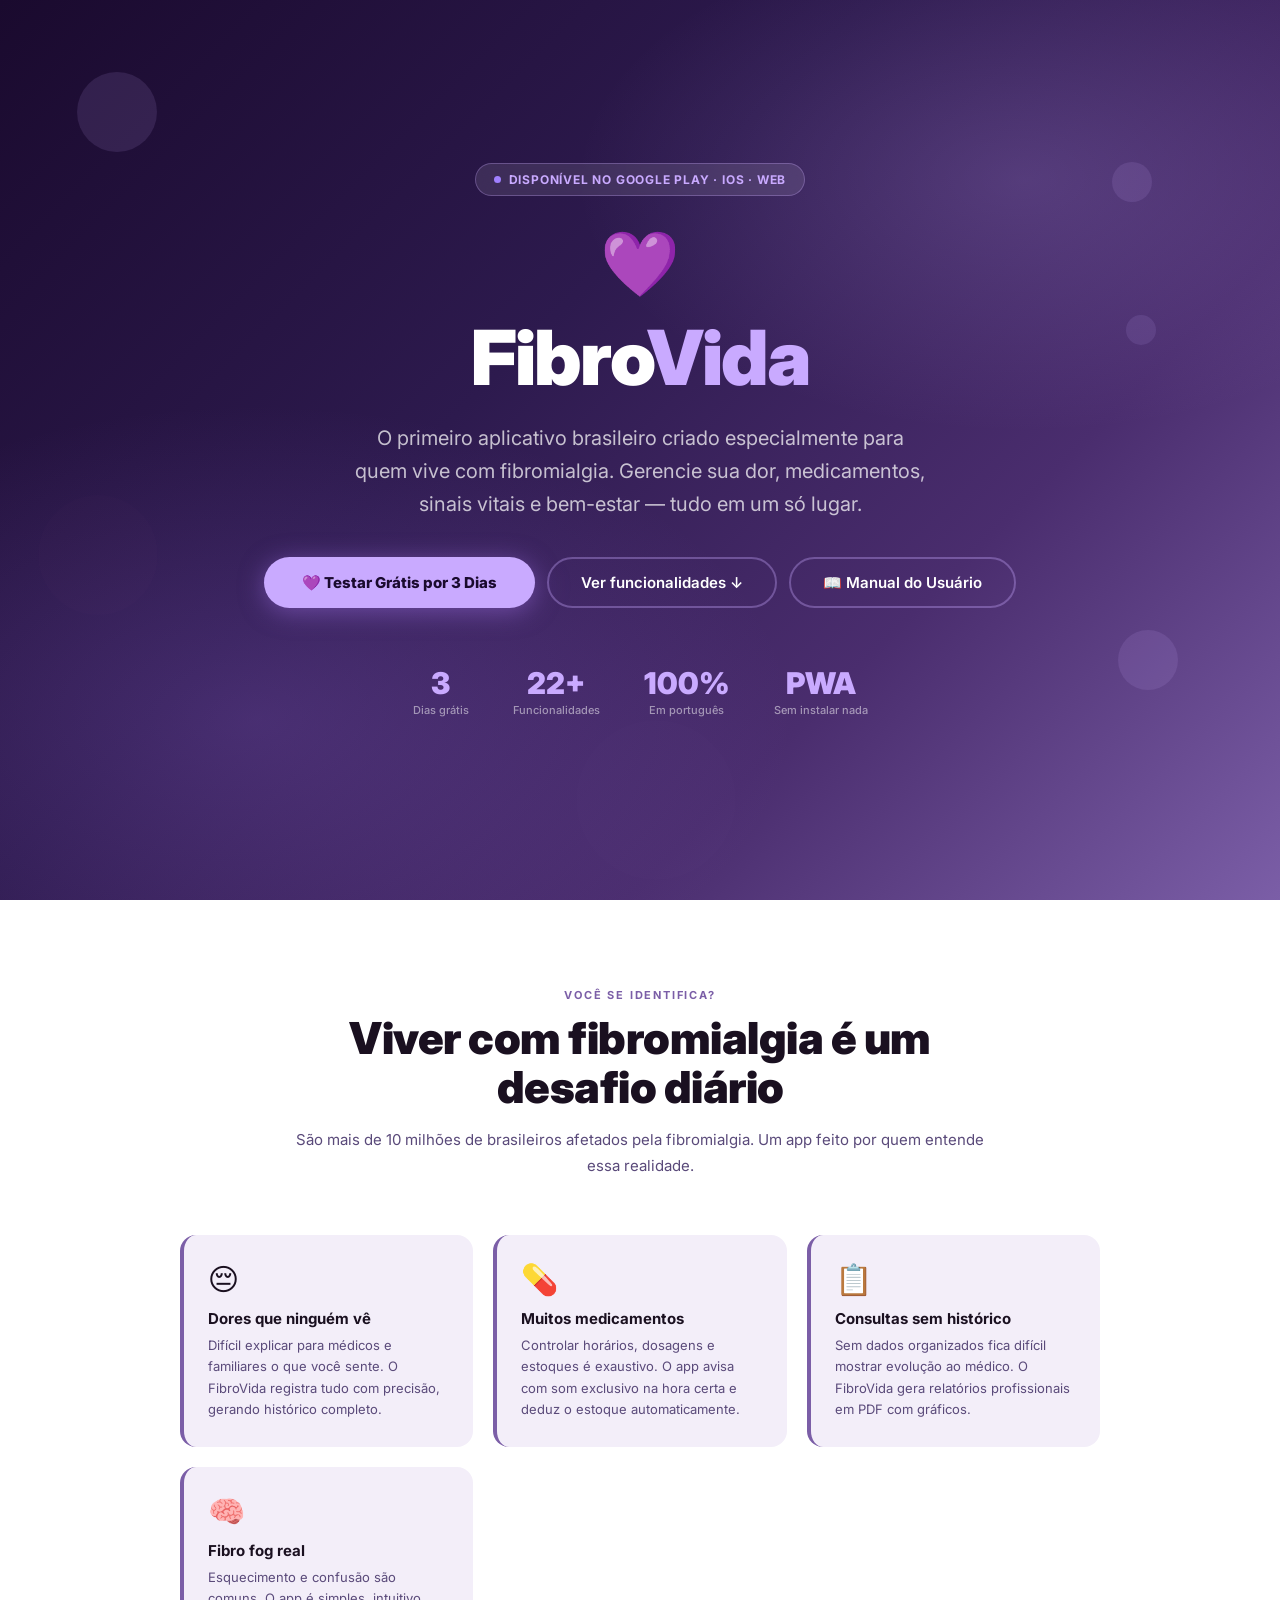
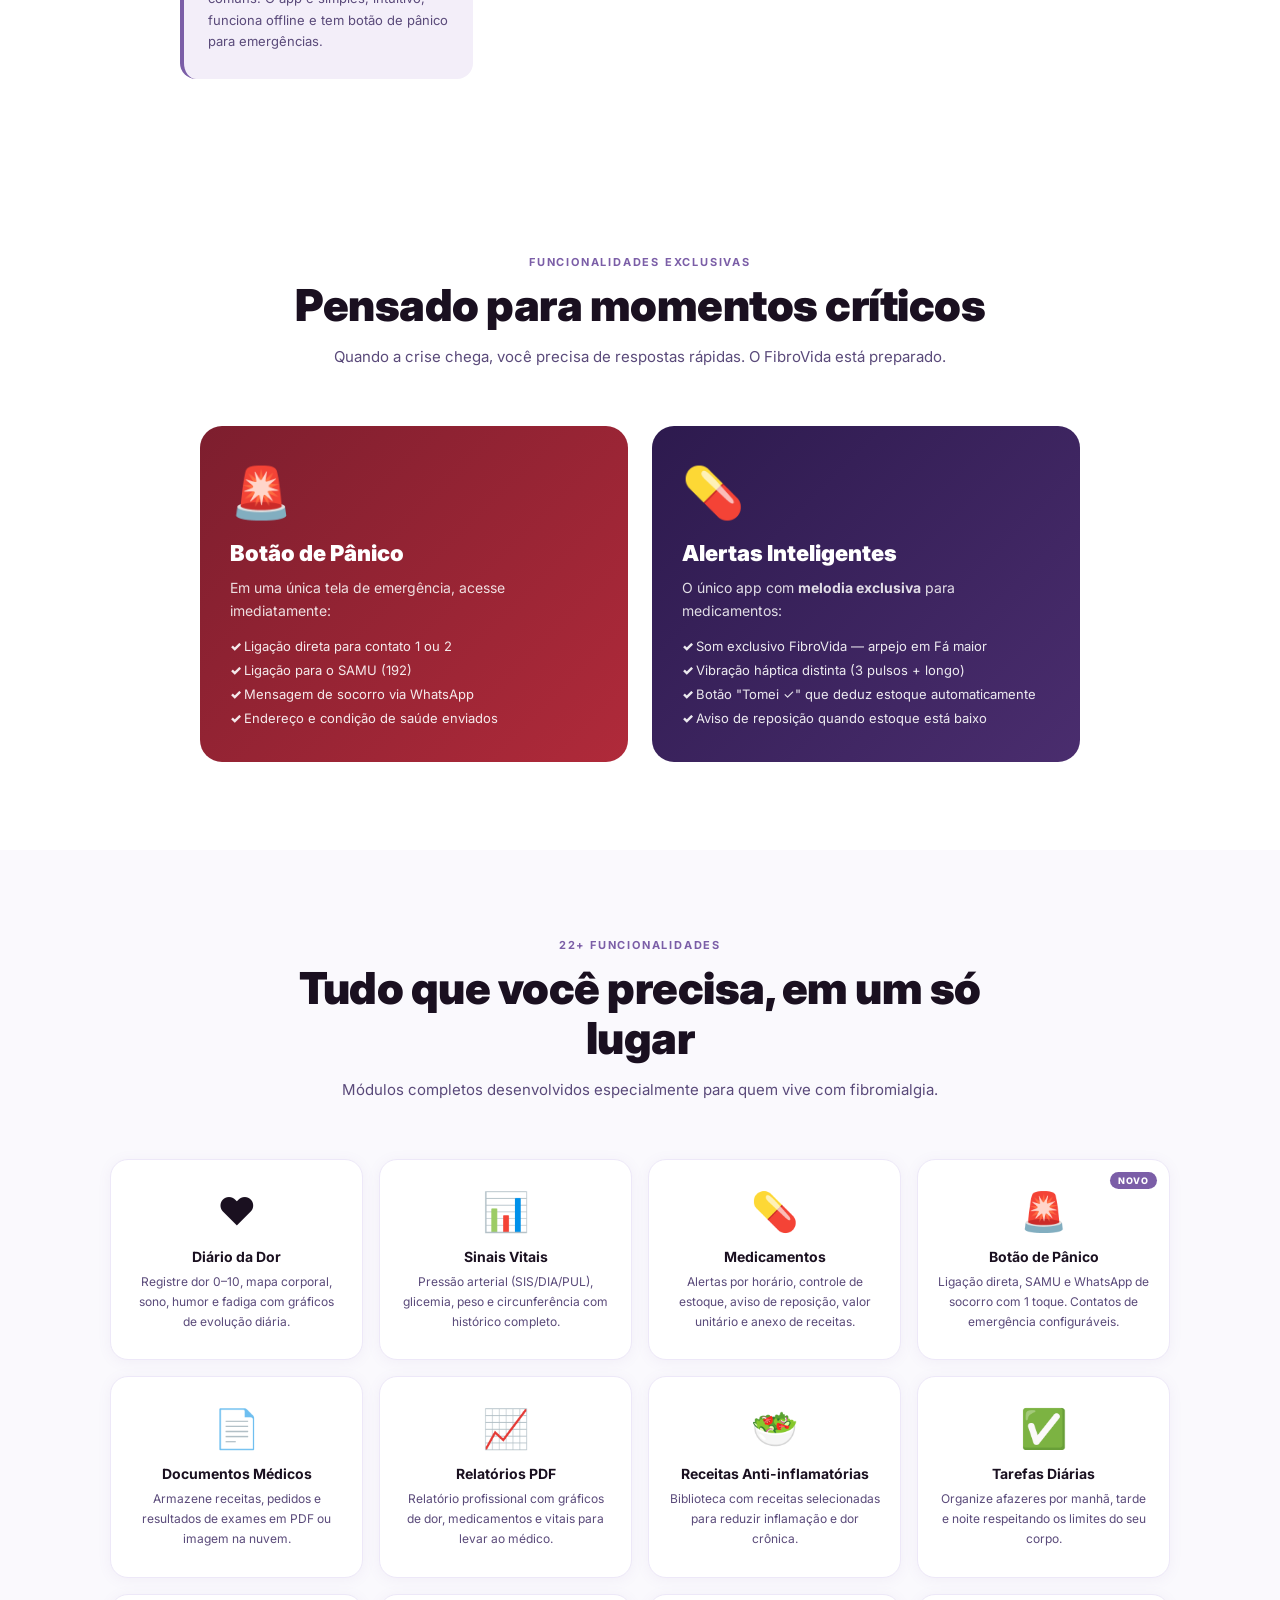
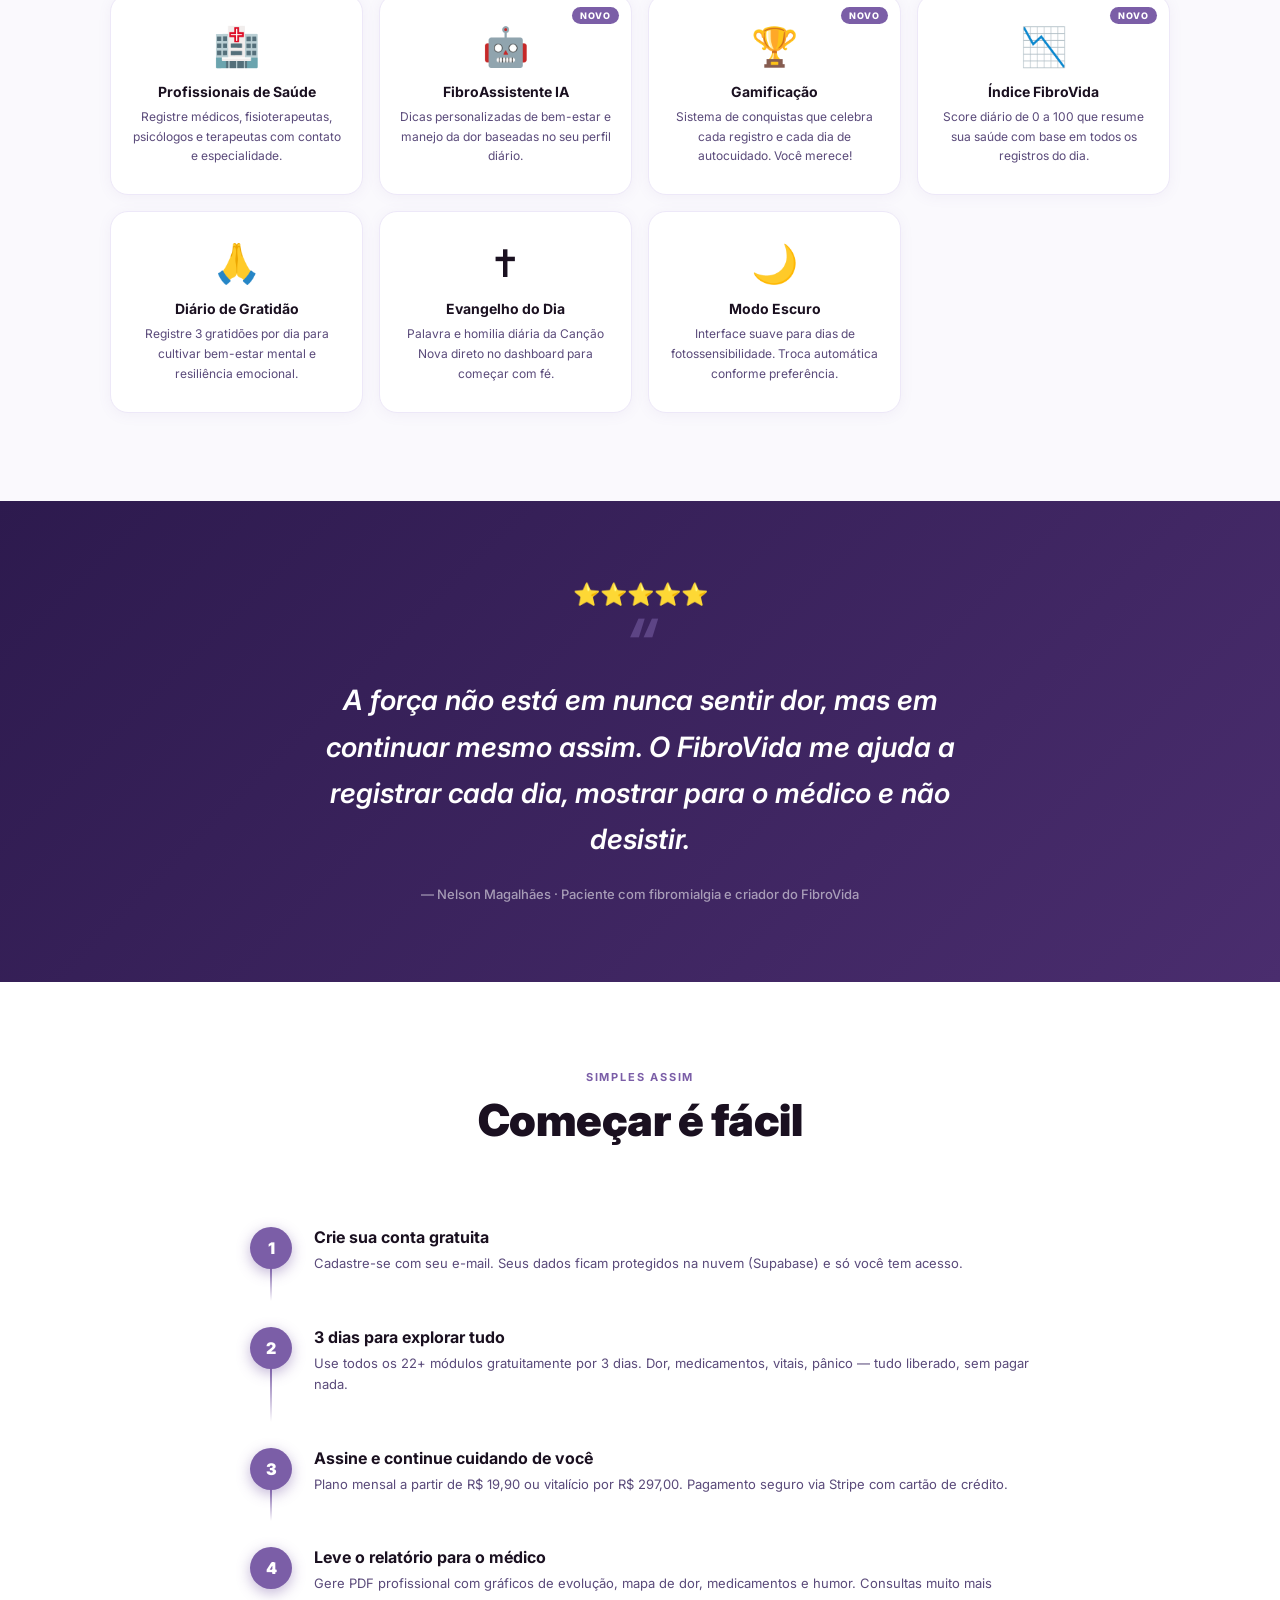
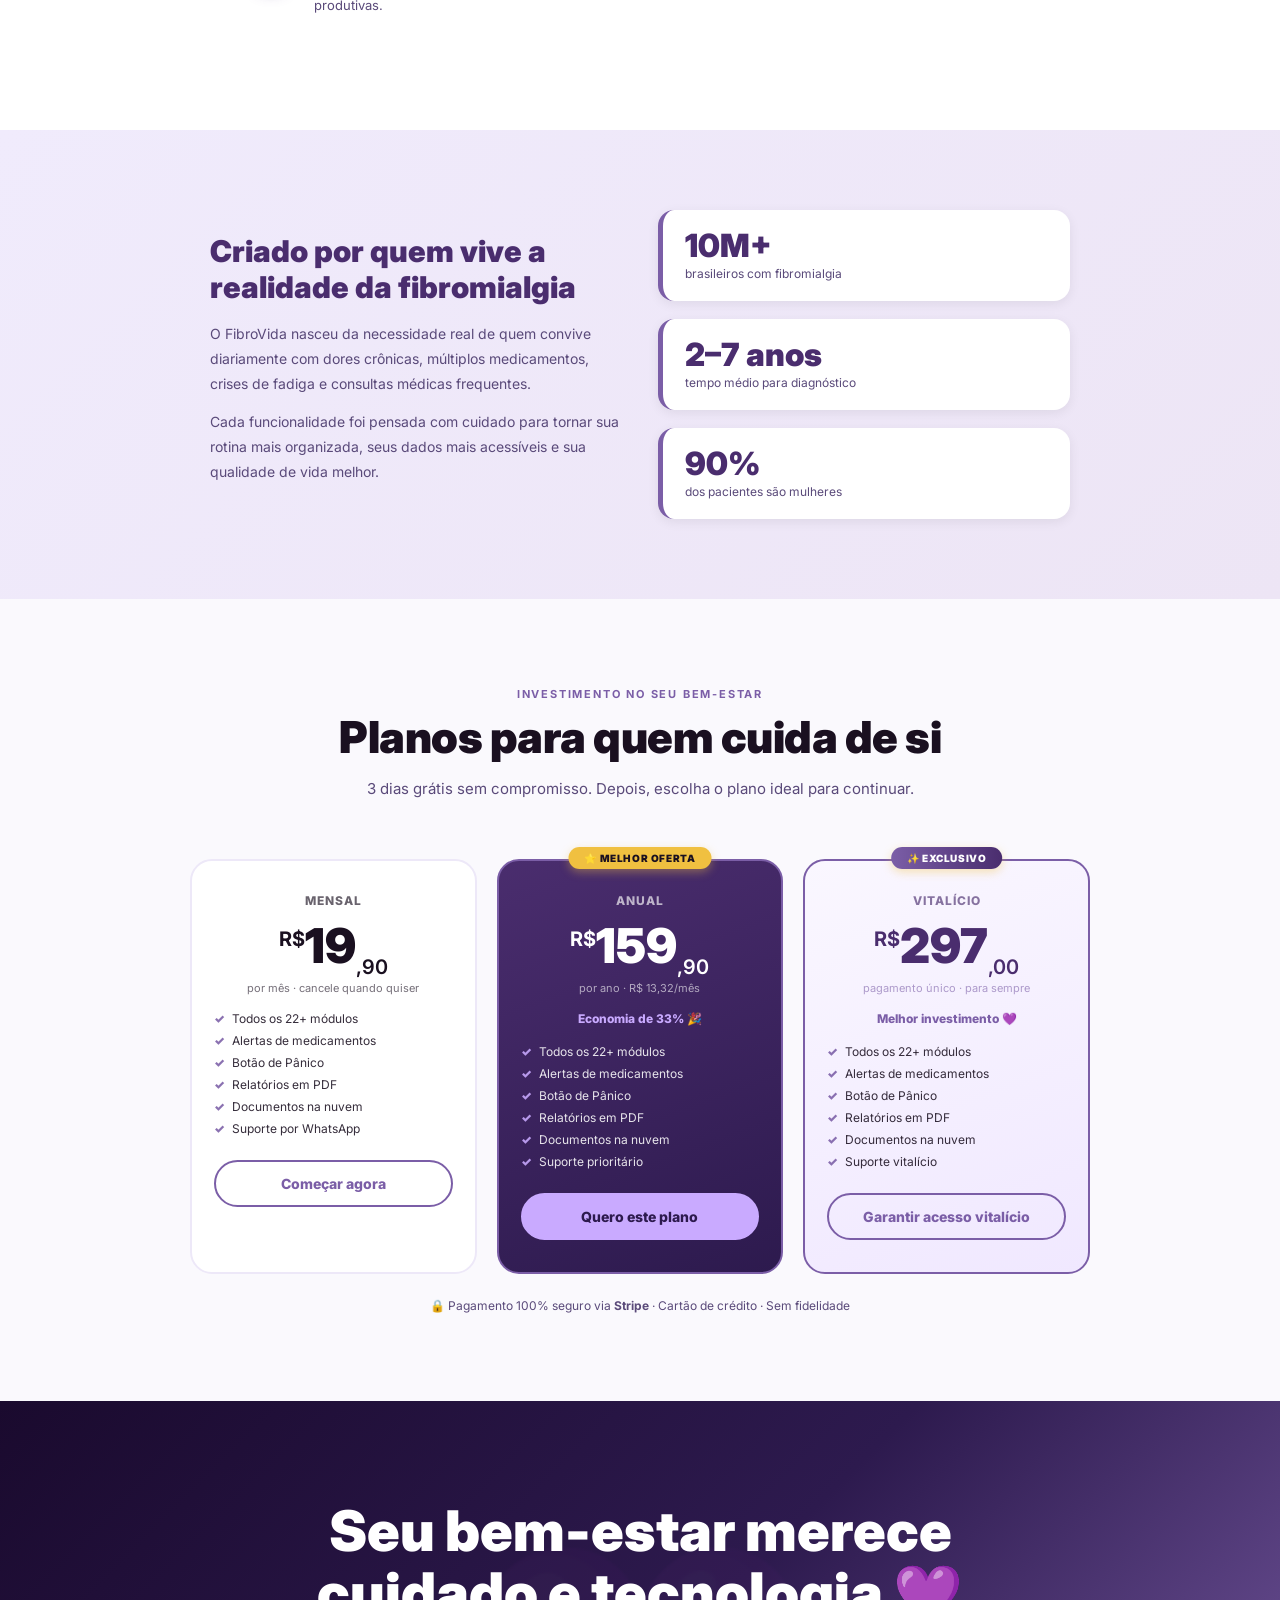
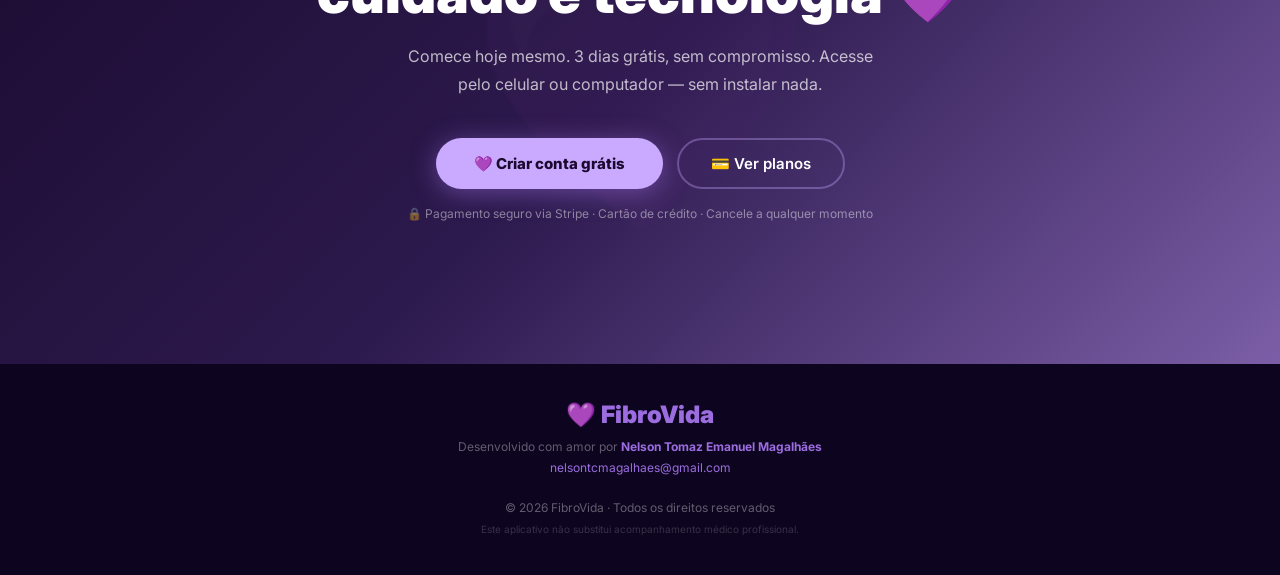
<file: apresentacao.html>
<!DOCTYPE html>
<html lang="pt-BR">
<head>
  <meta charset="UTF-8" />
  <meta name="viewport" content="width=device-width, initial-scale=1.0" />
  <title>FibroVida — Diário da Dor e Bem-Estar</title>
  <link rel="preconnect" href="https://fonts.googleapis.com" />
  <link href="https://fonts.googleapis.com/css2?family=Inter:wght@300;400;500;600;700;800;900&display=swap" rel="stylesheet" />
  <style>
    *, *::before, *::after { box-sizing: border-box; margin: 0; padding: 0; }

    :root {
      --roxo:       #7B5EA7;
      --roxo-dark:  #4a2d6e;
      --roxo-deep:  #2d1a4e;
      --roxo-light: #9b6ddf;
      --roxo-pale:  #F3EEF9;
      --lilas:      #c9aaff;
      --gold:       #f0c040;
      --cream:      #faf9fd;
      --white:      #ffffff;
      --text:       #1a1020;
      --text2:      #5a4a7a;
    }

    html { scroll-behavior: smooth; }
    body {
      font-family: 'Inter', system-ui, sans-serif;
      background: var(--cream);
      color: var(--text);
      overflow-x: hidden;
    }

    /* ── HERO ── */
    .hero {
      min-height: 100vh;
      background: linear-gradient(135deg, #1a0a2e 0%, #2d1a4e 40%, #4a2d6e 70%, #7B5EA7 100%);
      display: flex; flex-direction: column;
      align-items: center; justify-content: center;
      padding: 60px 24px 80px;
      position: relative; overflow: hidden;
      text-align: center;
    }
    .hero::before {
      content: "";
      position: absolute; inset: 0;
      background:
        radial-gradient(ellipse 60% 50% at 20% 80%, rgba(155,109,223,.22) 0%, transparent 70%),
        radial-gradient(ellipse 50% 40% at 80% 20%, rgba(201,170,255,.18) 0%, transparent 70%);
      pointer-events: none;
    }
    .hero-particles { position: absolute; inset: 0; pointer-events: none; overflow: hidden; }
    .particle {
      position: absolute; border-radius: 50%;
      background: rgba(201,170,255,.12);
      animation: floatParticle 9s ease-in-out infinite;
    }
    .particle:nth-child(1) { width:80px;  height:80px;  top:8%;  left:6%;  animation-delay:0s; }
    .particle:nth-child(2) { width:40px;  height:40px;  top:18%; right:10%;animation-delay:2s; }
    .particle:nth-child(3) { width:120px; height:120px; top:55%; left:3%;  animation-delay:4s; opacity:.07; }
    .particle:nth-child(4) { width:60px;  height:60px;  top:70%; right:8%; animation-delay:1s; }
    .particle:nth-child(5) { width:30px;  height:30px;  top:35%; left:88%; animation-delay:3s; }
    .particle:nth-child(6) { width:160px; height:160px; top:80%; left:45%;  animation-delay:5s; opacity:.04; }
    @keyframes floatParticle {
      0%,100% { transform: translateY(0) scale(1); }
      50%      { transform: translateY(-20px) scale(1.05); }
    }

    .hero-badge {
      display: inline-flex; align-items: center; gap: 8px;
      background: rgba(255,255,255,.1); backdrop-filter: blur(10px);
      border: 1px solid rgba(201,170,255,.3);
      border-radius: 30px; padding: 8px 18px;
      color: var(--lilas); font-size: 12px; font-weight: 700;
      letter-spacing: .8px; text-transform: uppercase;
      margin-bottom: 28px; animation: fadeDown .8s ease both;
    }
    .badge-dot { width: 7px; height: 7px; border-radius: 50%; background: #a080ff; animation: pulseDot 1.6s ease infinite; }
    @keyframes pulseDot { 0%,100%{opacity:1;transform:scale(1)} 50%{opacity:.4;transform:scale(.6)} }

    .hero-logo { font-size: 64px; margin-bottom: 16px; animation: fadeDown .8s .1s ease both; }
    .hero-title {
      font-size: clamp(40px, 8vw, 76px); font-weight: 900; color: #fff;
      line-height: 1.05; margin-bottom: 8px; letter-spacing: -2px;
      animation: fadeDown .8s .2s ease both;
    }
    .hero-title span { color: var(--lilas); }
    .hero-sub {
      font-size: clamp(14px, 3vw, 20px); color: rgba(255,255,255,.72);
      max-width: 580px; line-height: 1.65; margin: 16px auto 36px;
      animation: fadeDown .8s .3s ease both;
    }
    .hero-btns {
      display: flex; flex-wrap: wrap; gap: 12px; justify-content: center;
      animation: fadeDown .8s .4s ease both;
    }
    .btn-primary {
      background: var(--lilas); color: #1a0a2e;
      border: none; border-radius: 50px; padding: 16px 38px;
      font-size: 15px; font-weight: 800; cursor: pointer;
      text-decoration: none; display: inline-block;
      box-shadow: 0 4px 24px rgba(155,109,223,.5);
      transition: transform .2s, box-shadow .2s;
    }
    .btn-primary:hover { transform: translateY(-3px); box-shadow: 0 10px 36px rgba(155,109,223,.6); }
    .btn-outline {
      background: transparent; color: #fff;
      border: 2px solid rgba(201,170,255,.35); border-radius: 50px;
      padding: 14px 32px; font-size: 15px; font-weight: 600;
      cursor: pointer; text-decoration: none; display: inline-block;
      backdrop-filter: blur(10px); transition: border-color .2s, background .2s;
    }
    .btn-outline:hover { border-color: var(--lilas); background: rgba(201,170,255,.1); }

    .hero-stats {
      display: flex; gap: 44px; margin-top: 60px; flex-wrap: wrap; justify-content: center;
      animation: fadeDown .8s .5s ease both;
    }
    .hstat { text-align: center; }
    .hstat-val { font-size: 30px; font-weight: 900; color: var(--lilas); line-height: 1; }
    .hstat-lbl { font-size: 11px; color: rgba(255,255,255,.5); margin-top: 5px; font-weight: 500; }

    @keyframes fadeDown {
      from { opacity:0; transform: translateY(-22px); }
      to   { opacity:1; transform: translateY(0); }
    }

    /* ── SEÇÕES ── */
    .section { padding: 88px 24px; }
    .section-center { text-align: center; max-width: 700px; margin: 0 auto 56px; }
    .section-eyebrow { font-size: 11px; font-weight: 700; letter-spacing: 1.8px; text-transform: uppercase; color: var(--roxo); margin-bottom: 12px; }
    .section-title { font-size: clamp(26px, 5vw, 44px); font-weight: 900; color: var(--text); line-height: 1.12; letter-spacing: -.5px; }
    .section-desc { font-size: 15px; color: var(--text2); line-height: 1.75; margin-top: 14px; }

    /* ── PROBLEMA ── */
    .problema { background: #fff; }
    .problema-grid {
      max-width: 920px; margin: 0 auto;
      display: grid; grid-template-columns: repeat(auto-fit, minmax(240px,1fr)); gap: 20px;
    }
    .problema-item { background: var(--roxo-pale); border-radius: 16px; padding: 26px 24px; border-left: 4px solid var(--roxo); }
    .problema-item .pi-icon { font-size: 30px; margin-bottom: 12px; }
    .problema-item h3 { font-size: 15px; font-weight: 700; color: var(--text); margin-bottom: 7px; }
    .problema-item p  { font-size: 13px; color: var(--text2); line-height: 1.65; }

    /* ── DESTAQUES ── */
    .destaque-grid {
      max-width: 880px; margin: 0 auto;
      display: grid; grid-template-columns: 1fr 1fr; gap: 24px;
    }
    .destaque-card { border-radius: 22px; padding: 36px 30px; position: relative; overflow: hidden; }
    .destaque-card.vermelho { background: linear-gradient(135deg, #7d1e2e, #b02a3a); color: #fff; }
    .destaque-card.roxo    { background: linear-gradient(135deg, var(--roxo-deep), var(--roxo-dark)); color: #fff; }
    .destaque-card .dc-icon { font-size: 50px; margin-bottom: 18px; display: block; }
    .destaque-card h3 { font-size: 22px; font-weight: 900; margin-bottom: 10px; }
    .destaque-card p  { font-size: 14px; opacity: .85; line-height: 1.65; }
    .destaque-card ul { list-style: none; margin-top: 16px; display: flex; flex-direction: column; gap: 8px; }
    .destaque-card ul li { font-size: 13px; opacity: .9; }
    .destaque-card ul li::before { content: "✓  "; font-weight: 900; }

    /* ── FEATURES ── */
    .features { background: var(--cream); }
    .features-grid {
      max-width: 1060px; margin: 0 auto;
      display: grid; grid-template-columns: repeat(auto-fit, minmax(200px,1fr)); gap: 16px;
    }
    .feat-card {
      background: #fff; border-radius: 18px; padding: 28px 20px; text-align: center;
      border: 1px solid #ede8f8; box-shadow: 0 2px 14px rgba(123,94,167,.07);
      transition: transform .2s, box-shadow .2s; position: relative;
    }
    .feat-card:hover { transform: translateY(-5px); box-shadow: 0 10px 28px rgba(123,94,167,.15); }
    .feat-card.new::after {
      content: "NOVO"; position: absolute; top: 12px; right: 12px;
      background: var(--roxo); color: #fff; font-size: 9px; font-weight: 800;
      padding: 3px 8px; border-radius: 20px; letter-spacing: .8px;
    }
    .feat-icon { font-size: 38px; margin-bottom: 14px; display: block; }
    .feat-name { font-size: 14px; font-weight: 700; color: var(--text); margin-bottom: 7px; }
    .feat-desc { font-size: 12px; color: var(--text2); line-height: 1.65; }

    /* ── QUOTE ── */
    .quote-sec {
      background: linear-gradient(135deg, var(--roxo-deep) 0%, var(--roxo-dark) 100%);
      padding: 80px 24px; text-align: center;
    }
    .quote-text {
      font-size: clamp(18px, 4vw, 28px); font-weight: 600; color: #fff;
      line-height: 1.65; max-width: 700px; margin: 0 auto 24px; font-style: italic;
    }
    .quote-text::before { content: "\201C"; font-size: 72px; color: rgba(201,170,255,.25); display: block; line-height: .4; margin-bottom: 18px; }
    .quote-autor { font-size: 13px; color: rgba(255,255,255,.55); font-weight: 500; }
    .quote-stars { font-size: 22px; margin-bottom: 24px; color: var(--gold); }

    /* ── COMO ── */
    .como { background: #fff; }
    .como-steps { max-width: 780px; margin: 0 auto; display: flex; flex-direction: column; gap: 0; }
    .como-step { display: flex; gap: 22px; align-items: flex-start; padding: 26px 0; position: relative; }
    .como-step:not(:last-child)::after {
      content: ""; position: absolute; left: 20px; top: 66px; bottom: 0;
      width: 2px; background: linear-gradient(to bottom, var(--roxo) 0%, transparent 100%);
    }
    .step-num {
      width: 42px; height: 42px; border-radius: 50%; background: var(--roxo); color: #fff;
      display: flex; align-items: center; justify-content: center;
      font-size: 16px; font-weight: 900; flex-shrink: 0;
      box-shadow: 0 4px 14px rgba(123,94,167,.45);
    }
    .step-body h3 { font-size: 16px; font-weight: 700; color: var(--text); margin-bottom: 6px; }
    .step-body p  { font-size: 13px; color: var(--text2); line-height: 1.65; }

    /* ── FIBRO INFO ── */
    .fibro-info { background: linear-gradient(135deg, #f0ebfc 0%, #ede5f5 100%); padding: 80px 24px; }
    .fibro-inner { max-width: 860px; margin: 0 auto; display: grid; grid-template-columns: 1fr 1fr; gap: 36px; align-items: center; }
    .fibro-texto h2 { font-size: 30px; font-weight: 900; color: var(--roxo-dark); margin-bottom: 16px; line-height: 1.2; }
    .fibro-texto p  { font-size: 14px; color: var(--text2); line-height: 1.8; margin-bottom: 12px; }
    .fibro-stats    { display: flex; flex-direction: column; gap: 18px; }
    .fibro-stat { background: #fff; border-radius: 16px; padding: 20px 22px; border-left: 5px solid var(--roxo); box-shadow: 0 3px 12px rgba(0,0,0,.07); }
    .fibro-stat-val { font-size: 32px; font-weight: 900; color: var(--roxo-dark); line-height: 1; }
    .fibro-stat-lbl { font-size: 12px; color: var(--text2); margin-top: 4px; }

    /* ── PLANOS ── */
    .planos { background: var(--cream); }
    .planos-grid {
      max-width: 900px; margin: 0 auto;
      display: grid; grid-template-columns: repeat(3,1fr); gap: 20px;
    }
    .plano-card {
      background: #fff; border: 2px solid #ede8f8; border-radius: 22px;
      padding: 32px 22px; text-align: center; position: relative;
      transition: transform .2s, box-shadow .2s;
    }
    .plano-card:hover { transform: translateY(-5px); box-shadow: 0 14px 36px rgba(123,94,167,.15); }
    .plano-card.destaque {
      border-color: var(--roxo);
      background: linear-gradient(160deg, var(--roxo-dark) 0%, var(--roxo-deep) 100%);
      color: #fff;
    }
    .plano-badge {
      position: absolute; top: -14px; left: 50%; transform: translateX(-50%);
      background: var(--gold); color: #1a1020; font-size: 10px; font-weight: 900;
      padding: 5px 16px; border-radius: 20px; letter-spacing: .6px; text-transform: uppercase;
      white-space: nowrap; box-shadow: 0 3px 10px rgba(240,192,64,.4);
    }
    .plano-nome { font-size: 12px; font-weight: 800; letter-spacing: 1px; opacity: .65; margin-bottom: 14px; text-transform: uppercase; }
    .plano-preco { font-size: 48px; font-weight: 900; line-height: 1; }
    .plano-preco sup { font-size: 20px; font-weight: 700; vertical-align: super; }
    .plano-preco sub { font-size: 20px; font-weight: 600; }
    .plano-periodo { font-size: 11px; opacity: .6; margin-top: 5px; margin-bottom: 16px; }
    .plano-economia { font-size: 12px; color: var(--lilas); font-weight: 800; margin-bottom: 18px; }
    .plano-card.destaque .plano-economia { color: #c9aaff; }
    .plano-itens { list-style: none; text-align: left; margin-bottom: 24px; display: flex; flex-direction: column; gap: 7px; }
    .plano-itens li { font-size: 12px; opacity: .88; display: flex; gap: 7px; align-items: flex-start; }
    .plano-itens li::before { content: "✓"; color: var(--roxo); font-weight: 900; flex-shrink: 0; }
    .plano-card.destaque .plano-itens li::before { color: #c9aaff; }
    .btn-plano {
      display: block; width: 100%; padding: 13px; border-radius: 50px;
      font-size: 14px; font-weight: 800; border: 2px solid var(--roxo);
      color: var(--roxo); background: transparent; cursor: pointer;
      text-decoration: none; transition: all .2s;
    }
    .plano-card.destaque .btn-plano { background: var(--lilas); color: var(--roxo-deep); border-color: var(--lilas); }
    .btn-plano:hover { background: var(--roxo); color: #fff; border-color: var(--roxo); }

    /* ── CTA ── */
    .cta-final {
      background: linear-gradient(135deg, #1a0a2e 0%, #2d1a4e 50%, #7B5EA7 100%);
      padding: 100px 24px; text-align: center; position: relative; overflow: hidden;
    }
    .cta-final::before {
      content: "💜"; font-size: 280px; position: absolute;
      top: 50%; left: 50%; transform: translate(-50%,-50%);
      opacity: .04; pointer-events: none;
    }
    .cta-final h2 { font-size: clamp(30px, 6vw, 56px); font-weight: 900; color: #fff; margin-bottom: 18px; line-height: 1.1; }
    .cta-final p  { font-size: 16px; color: rgba(255,255,255,.7); max-width: 500px; margin: 0 auto 40px; line-height: 1.75; }

    /* ── FOOTER ── */
    footer { background: #0d0520; padding: 36px 24px; text-align: center; }
    footer .f-logo { font-size: 24px; font-weight: 900; color: var(--roxo-light); margin-bottom: 8px; }
    footer p { font-size: 12px; color: rgba(255,255,255,.35); line-height: 1.7; }
    footer a { color: var(--roxo-light); text-decoration: none; }

    /* ── RESPONSIVO ── */
    @media (max-width: 700px) {
      .hero-stats { gap: 26px; }
      .hstat-val  { font-size: 24px; }
      .planos-grid { grid-template-columns: 1fr; }
      .fibro-inner { grid-template-columns: 1fr; }
      .destaque-grid { grid-template-columns: 1fr; }
      .como-step::after { display: none; }
    }

    /* ── REVEAL ── */
    .reveal {
      opacity: 0; transform: translateY(32px);
      transition: opacity .75s ease, transform .75s ease;
    }
    .reveal.visible { opacity: 1; transform: translateY(0); }
  </style>
</head>
<body>

<!-- ═══ HERO ═══ -->
<section class="hero">
  <div class="hero-particles">
    <div class="particle"></div><div class="particle"></div>
    <div class="particle"></div><div class="particle"></div>
    <div class="particle"></div><div class="particle"></div>
  </div>

  <div class="hero-badge">
    <span class="badge-dot"></span>
    Disponível no Google Play · iOS · Web
  </div>

  <div class="hero-logo">💜</div>

  <h1 class="hero-title">Fibro<span>Vida</span></h1>

  <p class="hero-sub">
    O primeiro aplicativo brasileiro criado especialmente para quem vive com fibromialgia.
    Gerencie sua dor, medicamentos, sinais vitais e bem-estar — tudo em um só lugar.
  </p>

  <div class="hero-btns">
    <a href="https://nelsonassembler-svg.github.io/fibrovida/" class="btn-primary">💜 Testar Grátis por 3 Dias</a>
    <a href="#funcionalidades" class="btn-outline">Ver funcionalidades ↓</a>
    <a href="https://nelsonassembler-svg.github.io/fibrovida/manual.html" class="btn-outline" target="_blank">📖 Manual do Usuário</a>
  </div>

  <div class="hero-stats">
    <div class="hstat"><div class="hstat-val">3</div><div class="hstat-lbl">Dias grátis</div></div>
    <div class="hstat"><div class="hstat-val">22+</div><div class="hstat-lbl">Funcionalidades</div></div>
    <div class="hstat"><div class="hstat-val">100%</div><div class="hstat-lbl">Em português</div></div>
    <div class="hstat"><div class="hstat-val">PWA</div><div class="hstat-lbl">Sem instalar nada</div></div>
  </div>
</section>

<!-- ═══ PROBLEMA ═══ -->
<section class="section problema">
  <div class="section-center reveal">
    <div class="section-eyebrow">Você se identifica?</div>
    <h2 class="section-title">Viver com fibromialgia é um desafio diário</h2>
    <p class="section-desc">São mais de 10 milhões de brasileiros afetados pela fibromialgia. Um app feito por quem entende essa realidade.</p>
  </div>
  <div class="problema-grid">
    <div class="problema-item reveal">
      <div class="pi-icon">😔</div>
      <h3>Dores que ninguém vê</h3>
      <p>Difícil explicar para médicos e familiares o que você sente. O FibroVida registra tudo com precisão, gerando histórico completo.</p>
    </div>
    <div class="problema-item reveal">
      <div class="pi-icon">💊</div>
      <h3>Muitos medicamentos</h3>
      <p>Controlar horários, dosagens e estoques é exaustivo. O app avisa com som exclusivo na hora certa e deduz o estoque automaticamente.</p>
    </div>
    <div class="problema-item reveal">
      <div class="pi-icon">📋</div>
      <h3>Consultas sem histórico</h3>
      <p>Sem dados organizados fica difícil mostrar evolução ao médico. O FibroVida gera relatórios profissionais em PDF com gráficos.</p>
    </div>
    <div class="problema-item reveal">
      <div class="pi-icon">🧠</div>
      <h3>Fibro fog real</h3>
      <p>Esquecimento e confusão são comuns. O app é simples, intuitivo, funciona offline e tem botão de pânico para emergências.</p>
    </div>
  </div>
</section>

<!-- ═══ DESTAQUES EXCLUSIVOS ═══ -->
<section class="section" style="background:#fff;">
  <div class="section-center reveal">
    <div class="section-eyebrow">Funcionalidades exclusivas</div>
    <h2 class="section-title">Pensado para momentos críticos</h2>
    <p class="section-desc">Quando a crise chega, você precisa de respostas rápidas. O FibroVida está preparado.</p>
  </div>
  <div class="destaque-grid">
    <div class="destaque-card vermelho reveal">
      <span class="dc-icon">🚨</span>
      <h3>Botão de Pânico</h3>
      <p>Em uma única tela de emergência, acesse imediatamente:</p>
      <ul>
        <li>Ligação direta para contato 1 ou 2</li>
        <li>Ligação para o SAMU (192)</li>
        <li>Mensagem de socorro via WhatsApp</li>
        <li>Endereço e condição de saúde enviados</li>
      </ul>
    </div>
    <div class="destaque-card roxo reveal">
      <span class="dc-icon">💊</span>
      <h3>Alertas Inteligentes</h3>
      <p>O único app com <strong>melodia exclusiva</strong> para medicamentos:</p>
      <ul>
        <li>Som exclusivo FibroVida — arpejo em Fá maior</li>
        <li>Vibração háptica distinta (3 pulsos + longo)</li>
        <li>Botão "Tomei ✓" que deduz estoque automaticamente</li>
        <li>Aviso de reposição quando estoque está baixo</li>
      </ul>
    </div>
  </div>
</section>

<!-- ═══ FUNCIONALIDADES ═══ -->
<section class="section features" id="funcionalidades">
  <div class="section-center reveal">
    <div class="section-eyebrow">22+ Funcionalidades</div>
    <h2 class="section-title">Tudo que você precisa, em um só lugar</h2>
    <p class="section-desc">Módulos completos desenvolvidos especialmente para quem vive com fibromialgia.</p>
  </div>
  <div class="features-grid">
    <div class="feat-card reveal">
      <span class="feat-icon">❤️</span>
      <div class="feat-name">Diário da Dor</div>
      <div class="feat-desc">Registre dor 0–10, mapa corporal, sono, humor e fadiga com gráficos de evolução diária.</div>
    </div>
    <div class="feat-card reveal">
      <span class="feat-icon">📊</span>
      <div class="feat-name">Sinais Vitais</div>
      <div class="feat-desc">Pressão arterial (SIS/DIA/PUL), glicemia, peso e circunferência com histórico completo.</div>
    </div>
    <div class="feat-card reveal">
      <span class="feat-icon">💊</span>
      <div class="feat-name">Medicamentos</div>
      <div class="feat-desc">Alertas por horário, controle de estoque, aviso de reposição, valor unitário e anexo de receitas.</div>
    </div>
    <div class="feat-card reveal new">
      <span class="feat-icon">🚨</span>
      <div class="feat-name">Botão de Pânico</div>
      <div class="feat-desc">Ligação direta, SAMU e WhatsApp de socorro com 1 toque. Contatos de emergência configuráveis.</div>
    </div>
    <div class="feat-card reveal">
      <span class="feat-icon">📄</span>
      <div class="feat-name">Documentos Médicos</div>
      <div class="feat-desc">Armazene receitas, pedidos e resultados de exames em PDF ou imagem na nuvem.</div>
    </div>
    <div class="feat-card reveal">
      <span class="feat-icon">📈</span>
      <div class="feat-name">Relatórios PDF</div>
      <div class="feat-desc">Relatório profissional com gráficos de dor, medicamentos e vitais para levar ao médico.</div>
    </div>
    <div class="feat-card reveal">
      <span class="feat-icon">🥗</span>
      <div class="feat-name">Receitas Anti-inflamatórias</div>
      <div class="feat-desc">Biblioteca com receitas selecionadas para reduzir inflamação e dor crônica.</div>
    </div>
    <div class="feat-card reveal">
      <span class="feat-icon">✅</span>
      <div class="feat-name">Tarefas Diárias</div>
      <div class="feat-desc">Organize afazeres por manhã, tarde e noite respeitando os limites do seu corpo.</div>
    </div>
    <div class="feat-card reveal">
      <span class="feat-icon">🏥</span>
      <div class="feat-name">Profissionais de Saúde</div>
      <div class="feat-desc">Registre médicos, fisioterapeutas, psicólogos e terapeutas com contato e especialidade.</div>
    </div>
    <div class="feat-card reveal new">
      <span class="feat-icon">🤖</span>
      <div class="feat-name">FibroAssistente IA</div>
      <div class="feat-desc">Dicas personalizadas de bem-estar e manejo da dor baseadas no seu perfil diário.</div>
    </div>
    <div class="feat-card reveal new">
      <span class="feat-icon">🏆</span>
      <div class="feat-name">Gamificação</div>
      <div class="feat-desc">Sistema de conquistas que celebra cada registro e cada dia de autocuidado. Você merece!</div>
    </div>
    <div class="feat-card reveal new">
      <span class="feat-icon">📉</span>
      <div class="feat-name">Índice FibroVida</div>
      <div class="feat-desc">Score diário de 0 a 100 que resume sua saúde com base em todos os registros do dia.</div>
    </div>
    <div class="feat-card reveal">
      <span class="feat-icon">🙏</span>
      <div class="feat-name">Diário de Gratidão</div>
      <div class="feat-desc">Registre 3 gratidões por dia para cultivar bem-estar mental e resiliência emocional.</div>
    </div>
    <div class="feat-card reveal">
      <span class="feat-icon">✝️</span>
      <div class="feat-name">Evangelho do Dia</div>
      <div class="feat-desc">Palavra e homilia diária da Canção Nova direto no dashboard para começar com fé.</div>
    </div>
    <div class="feat-card reveal">
      <span class="feat-icon">🌙</span>
      <div class="feat-name">Modo Escuro</div>
      <div class="feat-desc">Interface suave para dias de fotossensibilidade. Troca automática conforme preferência.</div>
    </div>
  </div>
</section>

<!-- ═══ QUOTE ═══ -->
<section class="quote-sec">
  <div class="quote-stars">⭐⭐⭐⭐⭐</div>
  <p class="quote-text reveal">
    A força não está em nunca sentir dor, mas em continuar mesmo assim.
    O FibroVida me ajuda a registrar cada dia, mostrar para o médico e não desistir.
  </p>
  <div class="quote-autor reveal">— Nelson Magalhães · Paciente com fibromialgia e criador do FibroVida</div>
</section>

<!-- ═══ COMO FUNCIONA ═══ -->
<section class="section como">
  <div class="section-center reveal">
    <div class="section-eyebrow">Simples assim</div>
    <h2 class="section-title">Começar é fácil</h2>
  </div>
  <div class="como-steps">
    <div class="como-step reveal">
      <div class="step-num">1</div>
      <div class="step-body">
        <h3>Crie sua conta gratuita</h3>
        <p>Cadastre-se com seu e-mail. Seus dados ficam protegidos na nuvem (Supabase) e só você tem acesso.</p>
      </div>
    </div>
    <div class="como-step reveal">
      <div class="step-num">2</div>
      <div class="step-body">
        <h3>3 dias para explorar tudo</h3>
        <p>Use todos os 22+ módulos gratuitamente por 3 dias. Dor, medicamentos, vitais, pânico — tudo liberado, sem pagar nada.</p>
      </div>
    </div>
    <div class="como-step reveal">
      <div class="step-num">3</div>
      <div class="step-body">
        <h3>Assine e continue cuidando de você</h3>
        <p>Plano mensal a partir de R$ 19,90 ou vitalício por R$ 297,00. Pagamento seguro via Stripe com cartão de crédito.</p>
      </div>
    </div>
    <div class="como-step reveal">
      <div class="step-num">4</div>
      <div class="step-body">
        <h3>Leve o relatório para o médico</h3>
        <p>Gere PDF profissional com gráficos de evolução, mapa de dor, medicamentos e humor. Consultas muito mais produtivas.</p>
      </div>
    </div>
  </div>
</section>

<!-- ═══ FIBRO INFO ═══ -->
<section class="fibro-info">
  <div class="fibro-inner">
    <div class="fibro-texto reveal">
      <h2>Criado por quem vive a realidade da fibromialgia</h2>
      <p>O FibroVida nasceu da necessidade real de quem convive diariamente com dores crônicas, múltiplos medicamentos, crises de fadiga e consultas médicas frequentes.</p>
      <p>Cada funcionalidade foi pensada com cuidado para tornar sua rotina mais organizada, seus dados mais acessíveis e sua qualidade de vida melhor.</p>
    </div>
    <div class="fibro-stats">
      <div class="fibro-stat reveal">
        <div class="fibro-stat-val">10M+</div>
        <div class="fibro-stat-lbl">brasileiros com fibromialgia</div>
      </div>
      <div class="fibro-stat reveal">
        <div class="fibro-stat-val">2–7 anos</div>
        <div class="fibro-stat-lbl">tempo médio para diagnóstico</div>
      </div>
      <div class="fibro-stat reveal">
        <div class="fibro-stat-val">90%</div>
        <div class="fibro-stat-lbl">dos pacientes são mulheres</div>
      </div>
    </div>
  </div>
</section>

<!-- ═══ PLANOS ═══ -->
<section class="section planos" id="planos">
  <div class="section-center reveal">
    <div class="section-eyebrow">Investimento no seu bem-estar</div>
    <h2 class="section-title">Planos para quem cuida de si</h2>
    <p class="section-desc">3 dias grátis sem compromisso. Depois, escolha o plano ideal para continuar.</p>
  </div>
  <div class="planos-grid">

    <div class="plano-card reveal">
      <div class="plano-nome">Mensal</div>
      <div class="plano-preco"><sup>R$</sup>19<sub>,90</sub></div>
      <div class="plano-periodo">por mês · cancele quando quiser</div>
      <ul class="plano-itens">
        <li>Todos os 22+ módulos</li>
        <li>Alertas de medicamentos</li>
        <li>Botão de Pânico</li>
        <li>Relatórios em PDF</li>
        <li>Documentos na nuvem</li>
        <li>Suporte por WhatsApp</li>
      </ul>
      <a href="https://nelsonassembler-svg.github.io/fibrovida/" class="btn-plano">Começar agora</a>
    </div>

    <div class="plano-card destaque reveal">
      <div class="plano-badge">⭐ Melhor oferta</div>
      <div class="plano-nome">Anual</div>
      <div class="plano-preco"><sup>R$</sup>159<sub>,90</sub></div>
      <div class="plano-periodo">por ano · R$ 13,32/mês</div>
      <div class="plano-economia">Economia de 33% 🎉</div>
      <ul class="plano-itens">
        <li>Todos os 22+ módulos</li>
        <li>Alertas de medicamentos</li>
        <li>Botão de Pânico</li>
        <li>Relatórios em PDF</li>
        <li>Documentos na nuvem</li>
        <li>Suporte prioritário</li>
      </ul>
      <a href="https://nelsonassembler-svg.github.io/fibrovida/" class="btn-plano">Quero este plano</a>
    </div>

    <div class="plano-card reveal" style="border-color:#7B5EA7;background:linear-gradient(160deg,#faf7ff,#f0e8ff)">
      <div class="plano-badge" style="background:linear-gradient(90deg,#7B5EA7,#4a2d6e);color:#fff">✨ EXCLUSIVO</div>
      <div class="plano-nome" style="color:#4a2d6e">Vitalício</div>
      <div class="plano-preco" style="color:#4a2d6e"><sup>R$</sup>297<sub>,00</sub></div>
      <div class="plano-periodo" style="color:#7B5EA7">pagamento único · para sempre</div>
      <div class="plano-economia" style="color:#7B5EA7">Melhor investimento 💜</div>
      <ul class="plano-itens">
        <li>Todos os 22+ módulos</li>
        <li>Alertas de medicamentos</li>
        <li>Botão de Pânico</li>
        <li>Relatórios em PDF</li>
        <li>Documentos na nuvem</li>
        <li>Suporte vitalício</li>
      </ul>
      <a href="https://nelsonassembler-svg.github.io/fibrovida/" class="btn-plano" style="border-color:#7B5EA7;color:#7B5EA7">Garantir acesso vitalício</a>
    </div>

  </div>
  <p style="text-align:center;font-size:12px;color:var(--text2);margin-top:24px">
    🔒 Pagamento 100% seguro via <strong>Stripe</strong> · Cartão de crédito · Sem fidelidade
  </p>
</section>

<!-- ═══ CTA FINAL ═══ -->
<section class="cta-final">
  <h2 class="reveal">Seu bem-estar merece<br>cuidado e tecnologia 💜</h2>
  <p class="reveal">Comece hoje mesmo. 3 dias grátis, sem compromisso. Acesse pelo celular ou computador — sem instalar nada.</p>
  <div style="display:flex;flex-wrap:wrap;gap:14px;justify-content:center;margin-bottom:14px" class="reveal">
    <a href="https://nelsonassembler-svg.github.io/fibrovida/" class="btn-primary">💜 Criar conta grátis</a>
    <a href="#planos" class="btn-outline">💳 Ver planos</a>
  </div>
  <p class="reveal" style="font-size:12px;color:rgba(255,255,255,.45);margin-top:6px">
    🔒 Pagamento seguro via Stripe · Cartão de crédito · Cancele a qualquer momento
  </p>
</section>

<!-- ═══ FOOTER ═══ -->
<footer>
  <div class="f-logo">💜 FibroVida</div>
  <p>
    Desenvolvido com amor por <strong style="color:#9b6ddf">Nelson Tomaz Emanuel Magalhães</strong><br>
    <a href="mailto:nelsontcmagalhaes@gmail.com">nelsontcmagalhaes@gmail.com</a><br><br>
    © 2026 FibroVida · Todos os direitos reservados<br>
    <small style="opacity:.5">Este aplicativo não substitui acompanhamento médico profissional.</small>
  </p>
</footer>

<script>
  const observer = new IntersectionObserver(entries => {
    entries.forEach(e => { if (e.isIntersecting) e.target.classList.add("visible"); });
  }, { threshold: 0.1 });
  document.querySelectorAll(".reveal").forEach(el => observer.observe(el));
</script>

</body>
</html>
</file>
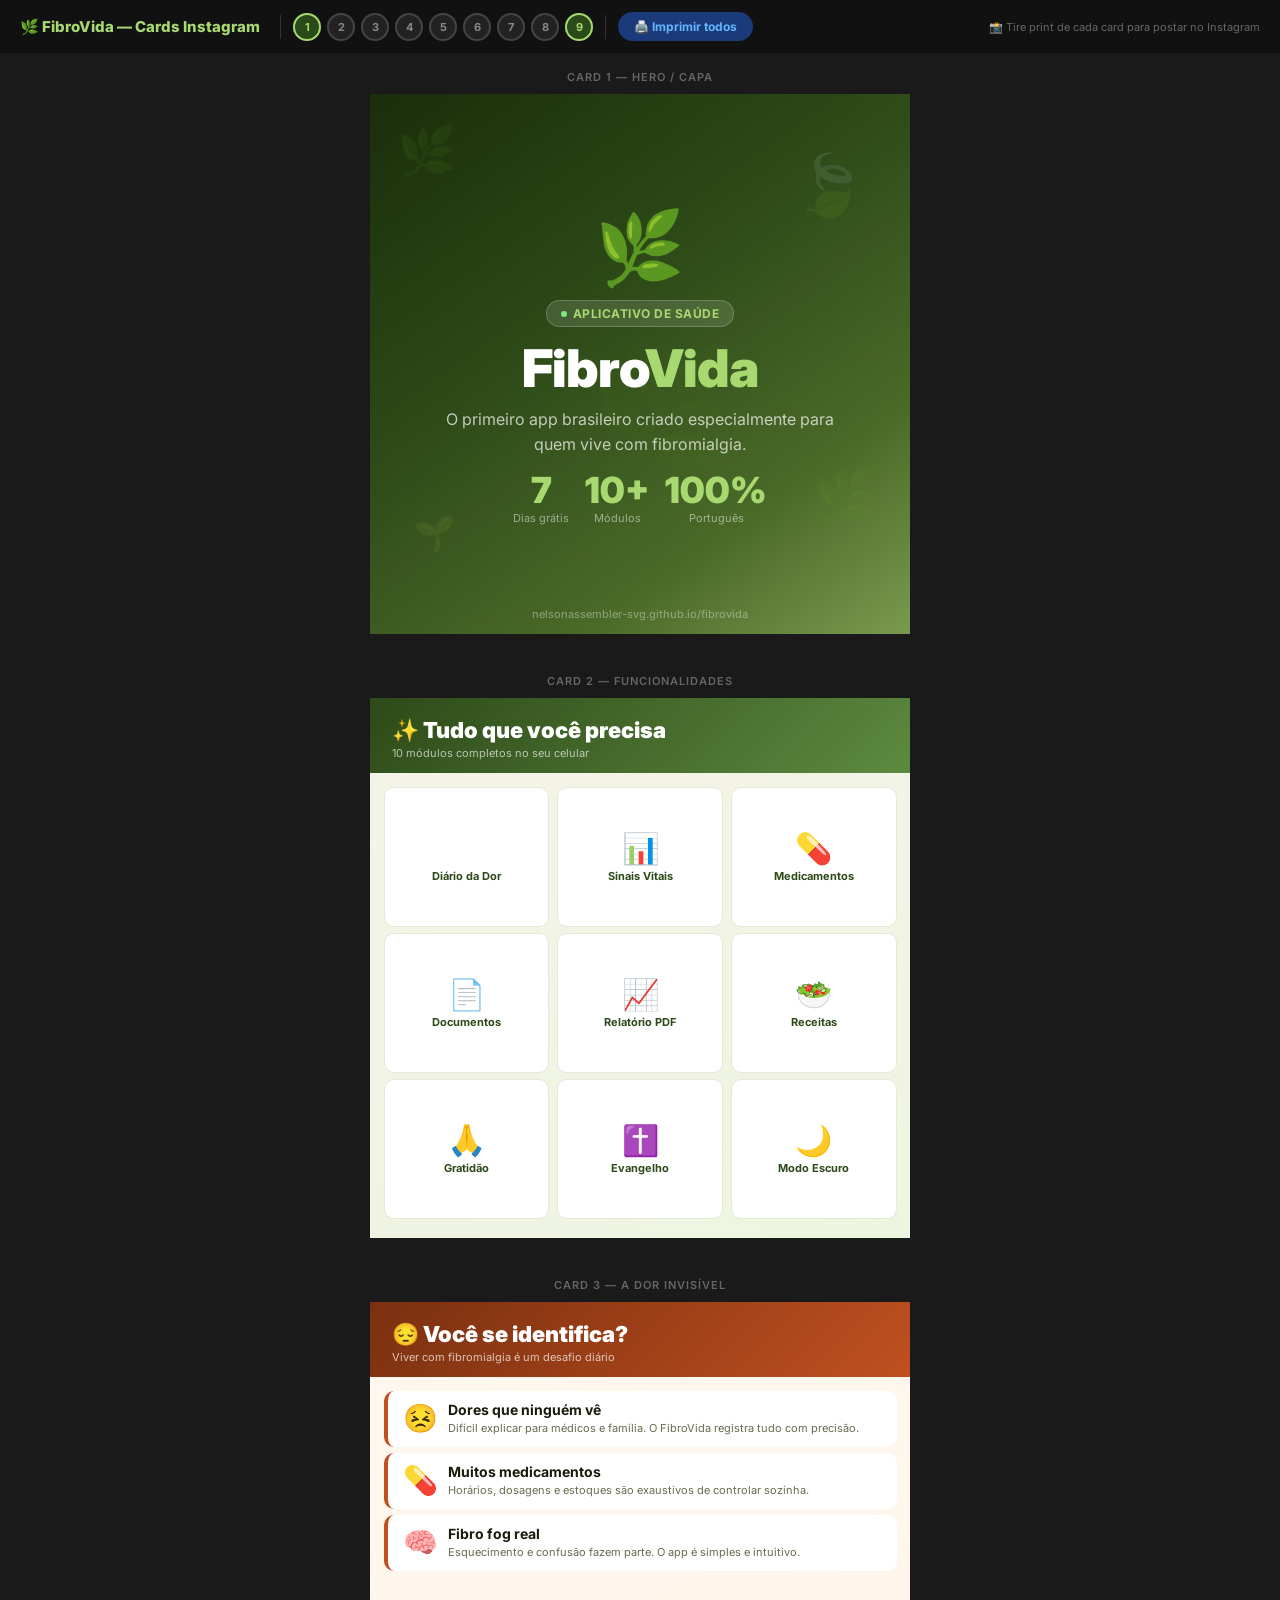
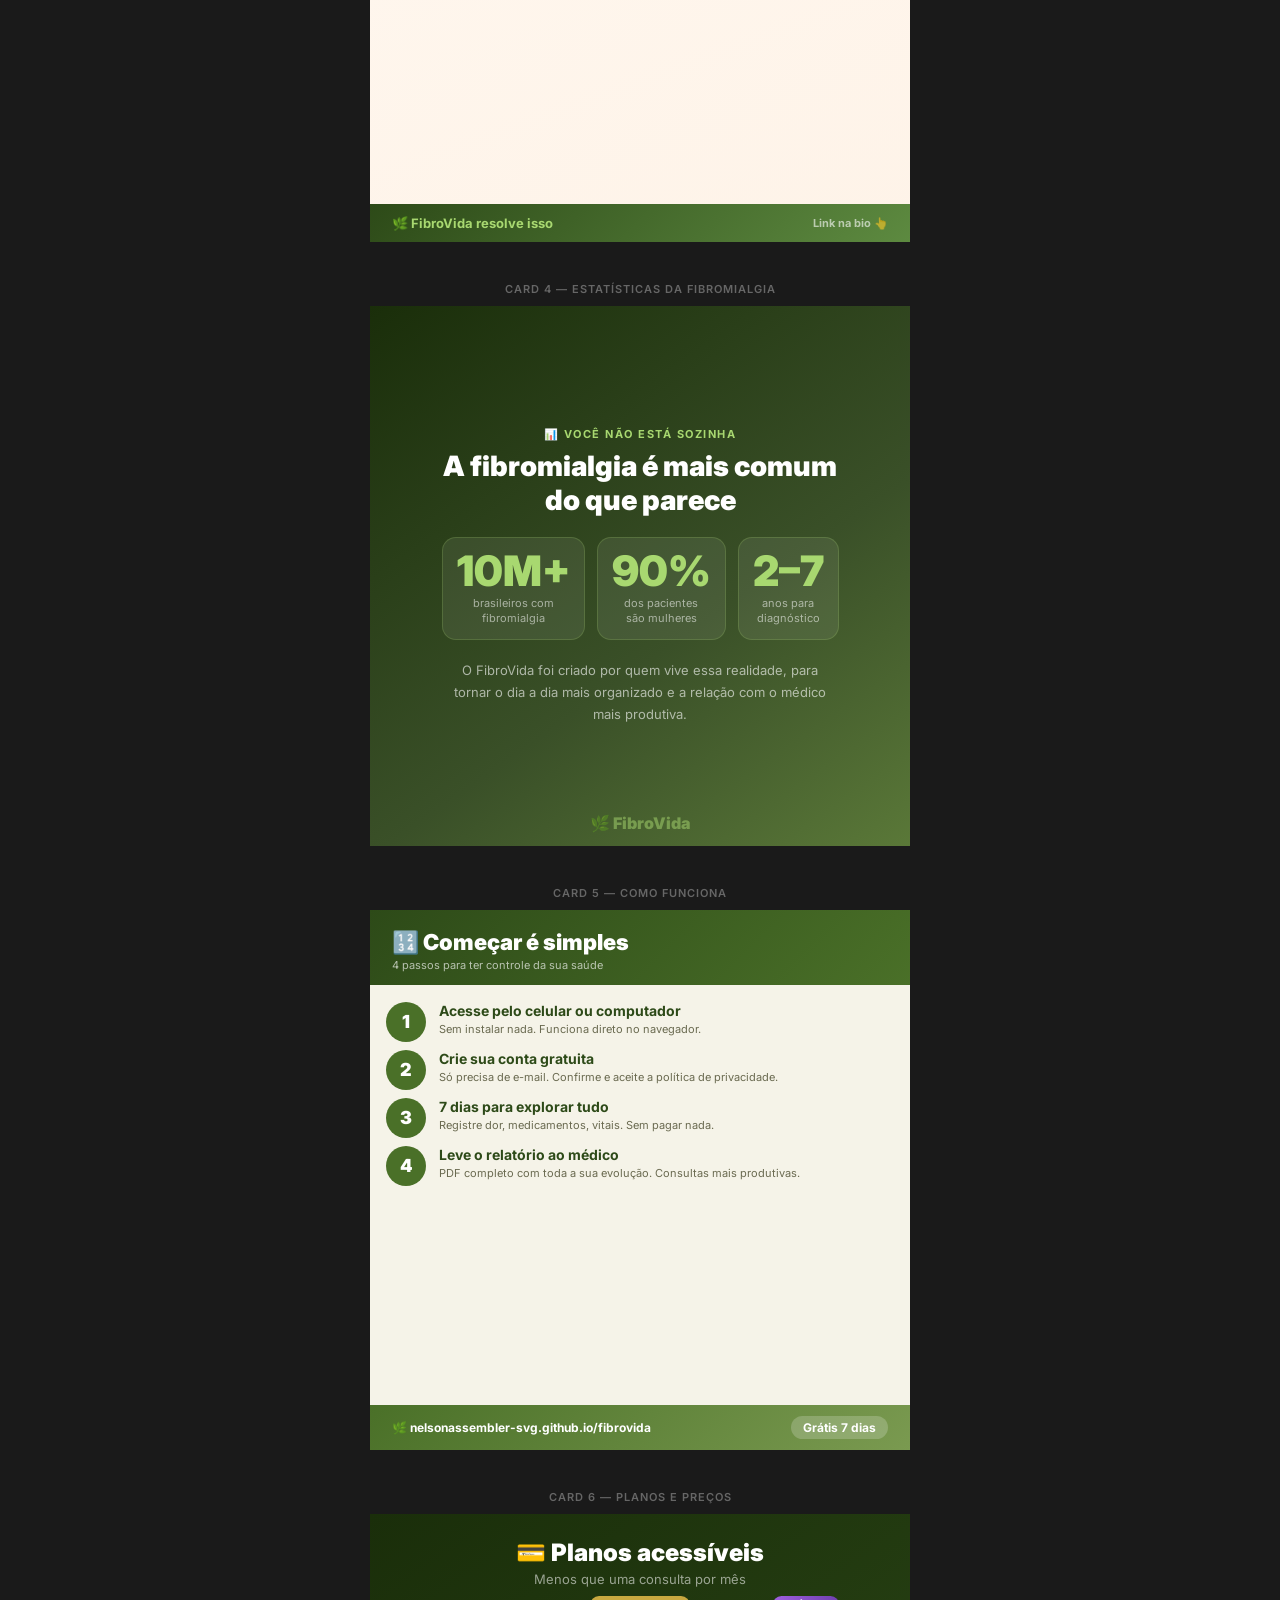
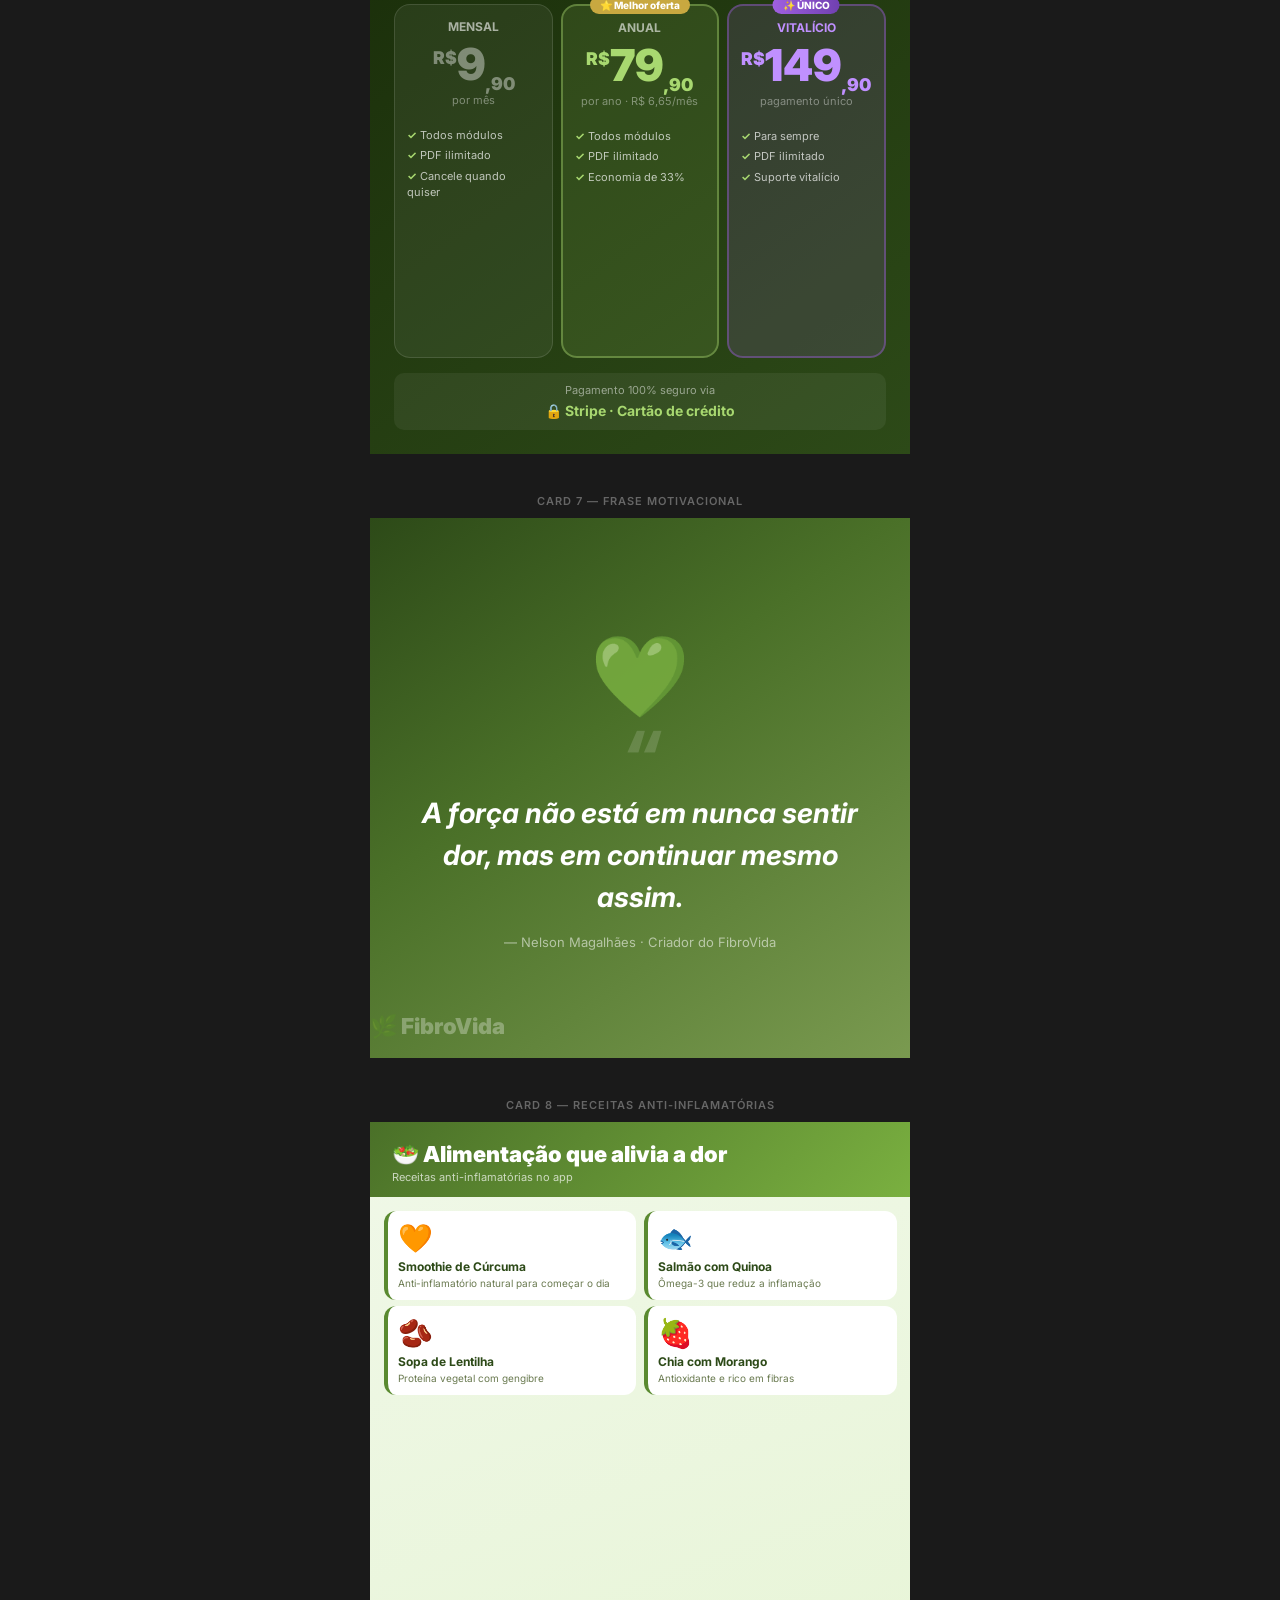
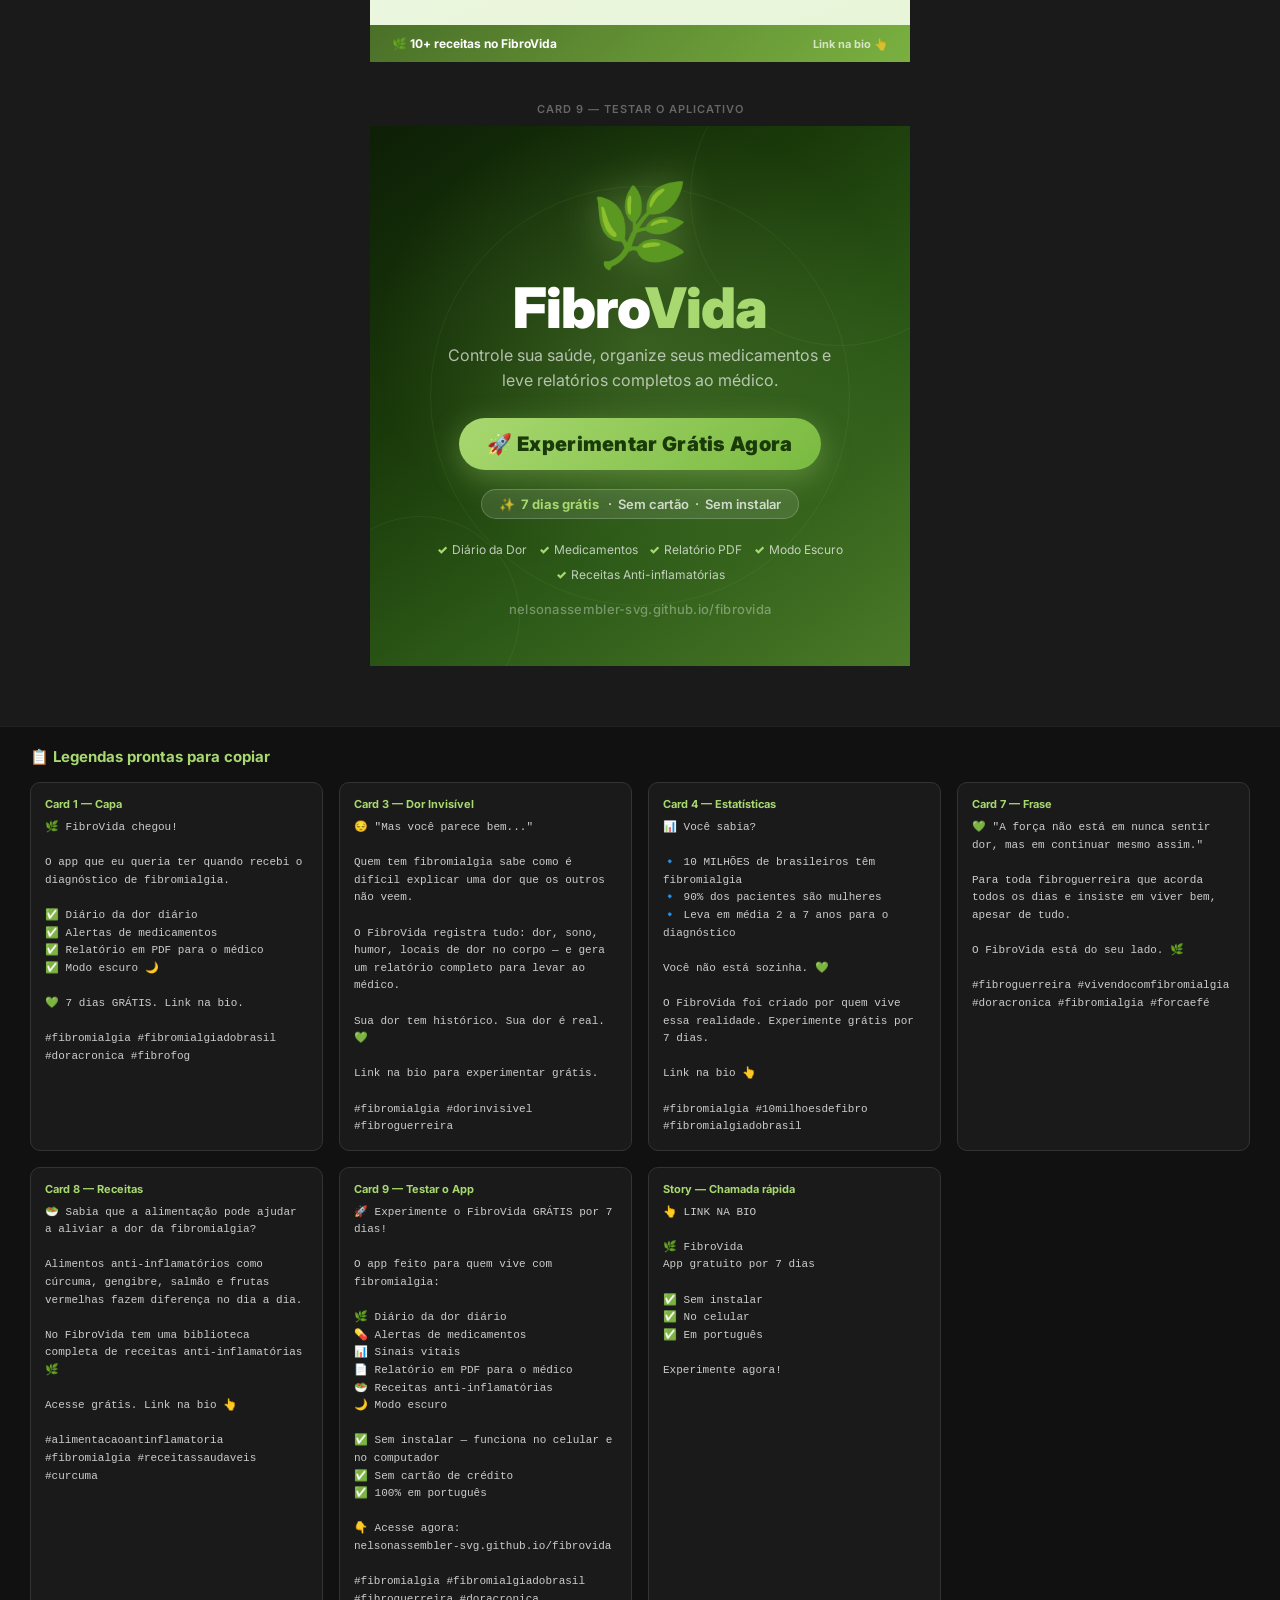
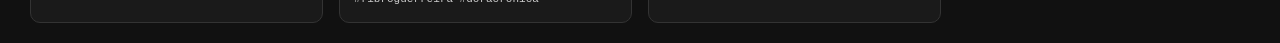
<file: instagram-cards.html>
<!DOCTYPE html>
<html lang="pt-BR">
<head>
  <meta charset="UTF-8"/>
  <meta name="viewport" content="width=device-width, initial-scale=1.0"/>
  <title>Cards Instagram — FibroVida</title>
  <link href="https://fonts.googleapis.com/css2?family=Inter:wght@300;400;500;600;700;800;900&display=swap" rel="stylesheet"/>
  <style>
    *,*::before,*::after{box-sizing:border-box;margin:0;padding:0}
    body{font-family:'Inter',sans-serif;background:#1a1a1a;color:#fff;min-height:100vh}

    /* ── CONTROLES ── */
    .controls{
      position:fixed;top:0;left:0;right:0;z-index:100;
      background:#111;padding:12px 20px;
      display:flex;align-items:center;gap:12px;flex-wrap:wrap;
    }
    .controls h1{font-size:15px;font-weight:800;color:#a8d870;margin-right:8px}
    .ctrl-btn{
      padding:7px 16px;border-radius:20px;border:none;cursor:pointer;
      font-size:12px;font-weight:700;font-family:'Inter',sans-serif;
      transition:all .15s;
    }
    .ctrl-btn-green{background:#4a6e32;color:#a8d870}
    .ctrl-btn-green:hover{background:#5d8a40}
    .ctrl-btn-blue{background:#1a3a7a;color:#64b4ff}
    .ctrl-btn-blue:hover{background:#1e4a9e}
    .ctrl-btn-gold{background:#7a5000;color:#ffd060}
    .ctrl-btn-gold:hover{background:#9a6800}
    .ctrl-sep{width:1px;height:24px;background:#333}
    .card-nav{display:flex;gap:6px;flex-wrap:wrap}
    .nav-dot{
      width:28px;height:28px;border-radius:50%;border:2px solid #444;
      background:#222;cursor:pointer;font-size:11px;font-weight:700;
      color:#888;display:flex;align-items:center;justify-content:center;
      transition:all .15s;
    }
    .nav-dot.active{border-color:#a8d870;background:#2a4a1a;color:#a8d870}
    .nav-dot:hover{border-color:#6a9a40;color:#a8d870}
    .hint{font-size:11px;color:#666;margin-left:auto}

    /* ── PALCO ── */
    .stage{
      padding-top:70px;
      display:flex;flex-direction:column;align-items:center;gap:40px;
      padding-bottom:60px;
    }

    /* ── CARD BASE ── */
    .card-wrap{display:flex;flex-direction:column;align-items:center;gap:10px}
    .card-label{font-size:11px;color:#666;font-weight:600;letter-spacing:1px;text-transform:uppercase}

    .card{
      width:540px;height:540px; /* metade de 1080 para caber na tela */
      position:relative;overflow:hidden;
      border-radius:0; /* Instagram não tem borda */
      flex-shrink:0;
    }
    @media(max-width:580px){.card{width:calc(100vw - 20px);height:calc(100vw - 20px)}}

    /* ── CARD 1 — HERO ── */
    #card1{
      background:linear-gradient(145deg,#1a2e0a 0%,#2d4a18 40%,#4a6a28 75%,#7a9a50 100%);
    }
    #card1 .c1-leaves{position:absolute;inset:0;pointer-events:none}
    #card1 .leaf{position:absolute;opacity:.1;font-size:clamp(20px,5vw,48px)}
    #card1 .leaf:nth-child(1){top:5%;left:5%}
    #card1 .leaf:nth-child(2){top:10%;right:8%;font-size:clamp(28px,6vw,60px)}
    #card1 .leaf:nth-child(3){bottom:15%;left:8%;font-size:clamp(16px,3.5vw,34px)}
    #card1 .leaf:nth-child(4){bottom:20%;right:6%;font-size:clamp(24px,5.5vw,52px)}
    #card1 .leaf:nth-child(5){top:45%;left:45%;font-size:clamp(60px,12vw,120px);opacity:.04}
    #card1 .c1-body{
      position:relative;z-index:1;height:100%;
      display:flex;flex-direction:column;align-items:center;justify-content:center;
      padding:clamp(20px,5%,40px);text-align:center;
    }
    #card1 .c1-logo{font-size:clamp(36px,8vw,72px);margin-bottom:clamp(8px,2%,16px)}
    #card1 .c1-badge{
      display:inline-flex;align-items:center;gap:6px;
      background:rgba(255,255,255,.12);border:1px solid rgba(255,255,255,.2);
      border-radius:20px;padding:5px 14px;margin-bottom:clamp(10px,2.5%,20px);
      font-size:clamp(9px,1.8vw,12px);font-weight:700;color:#a8d870;letter-spacing:.5px;text-transform:uppercase;
    }
    #card1 .c1-dot{width:6px;height:6px;border-radius:50%;background:#7de87d}
    #card1 h1{
      font-size:clamp(22px,5.5vw,52px);font-weight:900;color:#fff;
      line-height:1.1;letter-spacing:-1px;margin-bottom:clamp(8px,2%,16px);
    }
    #card1 h1 span{color:#a8d870}
    #card1 p{
      font-size:clamp(10px,2.2vw,16px);color:rgba(255,255,255,.7);
      max-width:80%;line-height:1.6;margin-bottom:clamp(14px,3%,28px);
    }
    #card1 .c1-stats{display:flex;gap:clamp(16px,4%,36px)}
    #card1 .c1-stat-val{font-size:clamp(18px,4.5vw,36px);font-weight:900;color:#a8d870;line-height:1}
    #card1 .c1-stat-lbl{font-size:clamp(8px,1.6vw,11px);color:rgba(255,255,255,.5);margin-top:3px}
    #card1 .c1-url{
      position:absolute;bottom:clamp(10px,2.5%,20px);
      font-size:clamp(8px,1.5vw,11px);color:rgba(255,255,255,.35);font-weight:500;
    }

    /* ── CARD 2 — FEATURES ── */
    #card2{background:linear-gradient(160deg,#f5f3e8 0%,#edf5e0 100%)}
    #card2 .c2-header{
      background:linear-gradient(135deg,#2d4a18,#5d8a40);
      padding:clamp(14px,3.5%,28px) clamp(16px,4%,32px) clamp(10px,2.5%,20px);
    }
    #card2 .c2-header h2{font-size:clamp(14px,3.2vw,22px);font-weight:900;color:#fff;margin-bottom:3px}
    #card2 .c2-header p{font-size:clamp(8px,1.5vw,11px);color:rgba(255,255,255,.65)}
    #card2 .c2-grid{
      display:grid;grid-template-columns:repeat(3,1fr);
      gap:clamp(6px,1.5%,12px);padding:clamp(10px,2.5%,20px);
      height:calc(100% - clamp(60px,15%,90px));
    }
    #card2 .c2-feat{
      background:#fff;border-radius:10px;padding:clamp(8px,2%,14px);
      border:1.5px solid #e8e8d8;text-align:center;
      display:flex;flex-direction:column;align-items:center;justify-content:center;
    }
    #card2 .c2-feat .fi{font-size:clamp(18px,4vw,30px);margin-bottom:4px}
    #card2 .c2-feat .fn{font-size:clamp(8px,1.6vw,11px);font-weight:700;color:#2d4a18;line-height:1.2}

    /* ── CARD 3 — PROBLEMA / DOR INVISÍVEL ── */
    #card3{background:linear-gradient(160deg,#fff8f0 0%,#fef3e8 100%)}
    #card3 .c3-top{
      background:linear-gradient(135deg,#7a3010,#c05020);
      padding:clamp(14px,3.5%,28px) clamp(16px,4%,32px) clamp(10px,2.5%,20px);
    }
    #card3 .c3-top h2{font-size:clamp(14px,3.2vw,22px);font-weight:900;color:#fff;margin-bottom:3px}
    #card3 .c3-top p{font-size:clamp(8px,1.5vw,11px);color:rgba(255,255,255,.7)}
    #card3 .c3-items{padding:clamp(10px,2.5%,20px);display:flex;flex-direction:column;gap:clamp(6px,1.5%,12px)}
    #card3 .c3-item{
      background:#fff;border-radius:10px;padding:clamp(8px,2%,14px) clamp(12px,3%,20px);
      border-left:4px solid #c05020;display:flex;align-items:flex-start;gap:10px;
    }
    #card3 .c3-item .ci-icon{font-size:clamp(18px,4vw,28px);flex-shrink:0}
    #card3 .c3-item h3{font-size:clamp(10px,2.2vw,14px);font-weight:700;color:#1a1a0a;margin-bottom:2px}
    #card3 .c3-item p{font-size:clamp(8px,1.5vw,11px);color:#6a6a50;line-height:1.5}
    #card3 .c3-bottom{
      position:absolute;bottom:0;left:0;right:0;
      background:linear-gradient(135deg,#2d4a18,#5d8a40);
      padding:clamp(8px,2%,14px) clamp(16px,4%,32px);
      display:flex;align-items:center;justify-content:space-between;
    }
    #card3 .c3-bottom span{font-size:clamp(9px,1.8vw,13px);color:#a8d870;font-weight:700}

    /* ── CARD 4 — ESTATÍSTICAS ── */
    #card4{background:linear-gradient(145deg,#1a2e0a 0%,#3a5028 60%,#5a7838 100%)}
    #card4 .c4-body{
      height:100%;display:flex;flex-direction:column;
      align-items:center;justify-content:center;
      padding:clamp(20px,5%,40px);text-align:center;
    }
    #card4 .c4-eyebrow{
      font-size:clamp(8px,1.6vw,11px);font-weight:700;letter-spacing:1.5px;
      text-transform:uppercase;color:#a8d870;margin-bottom:clamp(8px,2%,16px);
    }
    #card4 h2{
      font-size:clamp(16px,3.8vw,28px);font-weight:900;color:#fff;
      line-height:1.2;margin-bottom:clamp(16px,4%,32px);max-width:85%;
    }
    #card4 .c4-stats{display:flex;gap:clamp(12px,3%,24px);margin-bottom:clamp(16px,4%,32px);flex-wrap:wrap;justify-content:center}
    #card4 .c4-stat{
      background:rgba(255,255,255,.08);border:1px solid rgba(168,216,112,.2);
      border-radius:14px;padding:clamp(12px,3%,20px) clamp(14px,3.5%,24px);text-align:center;
    }
    #card4 .c4-val{font-size:clamp(22px,5.5vw,42px);font-weight:900;color:#a8d870;line-height:1}
    #card4 .c4-lbl{font-size:clamp(8px,1.5vw,11px);color:rgba(255,255,255,.55);margin-top:4px;line-height:1.4}
    #card4 .c4-desc{font-size:clamp(9px,1.8vw,13px);color:rgba(255,255,255,.6);line-height:1.7;max-width:80%}
    #card4 .c4-logo{position:absolute;bottom:clamp(10px,2.5%,18px);font-size:clamp(11px,2.2vw,16px);font-weight:900;color:rgba(168,216,112,.5)}

    /* ── CARD 5 — COMO FUNCIONA ── */
    #card5{background:#f5f3e8}
    #card5 .c5-header{
      background:linear-gradient(135deg,#2d4a18,#4a7028);
      padding:clamp(14px,3.5%,28px) clamp(16px,4%,32px) clamp(10px,2.5%,20px);
    }
    #card5 .c5-header h2{font-size:clamp(14px,3.2vw,22px);font-weight:900;color:#fff;margin-bottom:3px}
    #card5 .c5-header p{font-size:clamp(8px,1.5vw,11px);color:rgba(255,255,255,.65)}
    #card5 .c5-steps{padding:clamp(12px,3%,24px);display:flex;flex-direction:column;gap:clamp(8px,2%,14px)}
    #card5 .c5-step{display:flex;gap:clamp(10px,2.5%,16px);align-items:flex-start}
    #card5 .c5-num{
      width:clamp(28px,6vw,40px);height:clamp(28px,6vw,40px);border-radius:50%;
      background:#4a7028;color:#fff;flex-shrink:0;
      display:flex;align-items:center;justify-content:center;
      font-size:clamp(12px,2.5vw,18px);font-weight:900;
    }
    #card5 .c5-text h3{font-size:clamp(10px,2.2vw,14px);font-weight:700;color:#2d4a18;margin-bottom:2px}
    #card5 .c5-text p{font-size:clamp(8px,1.5vw,11px);color:#6a6a50;line-height:1.5}
    #card5 .c5-bottom{
      position:absolute;bottom:0;left:0;right:0;
      background:linear-gradient(135deg,#4a7028,#7a9a50);
      padding:clamp(8px,2%,14px) clamp(16px,4%,32px);
      display:flex;align-items:center;justify-content:space-between;
    }
    #card5 .c5-bottom span{font-size:clamp(9px,1.8vw,12px);color:#fff;font-weight:700}
    #card5 .c5-cta{
      background:rgba(255,255,255,.2);border-radius:20px;
      padding:4px 12px;font-size:clamp(8px,1.5vw,11px);color:#fff;font-weight:700;
    }

    /* ── CARD 6 — PLANOS ── */
    #card6{background:linear-gradient(145deg,#1a2e0a,#2d4a18)}
    #card6 .c6-body{
      height:100%;display:flex;flex-direction:column;
      padding:clamp(18px,4.5%,36px);
    }
    #card6 .c6-title{
      font-size:clamp(14px,3.2vw,24px);font-weight:900;color:#fff;
      margin-bottom:4px;text-align:center;
    }
    #card6 .c6-sub{font-size:clamp(9px,1.8vw,13px);color:rgba(255,255,255,.55);text-align:center;margin-bottom:clamp(14px,3.5%,28px)}
    #card6 .c6-plans{display:flex;gap:clamp(10px,2.5%,16px);flex:1}
    #card6 .c6-plan{
      flex:1;border-radius:16px;padding:clamp(14px,3.5%,24px) clamp(12px,3%,20px);
      display:flex;flex-direction:column;align-items:center;text-align:center;
      position:relative;
    }
    #card6 .c6-plan-free{background:rgba(255,255,255,.06);border:1px solid rgba(255,255,255,.12)}
    #card6 .c6-plan-paid{background:rgba(168,216,112,.12);border:2px solid rgba(168,216,112,.4)}
    #card6 .c6-badge{
      position:absolute;top:-10px;left:50%;transform:translateX(-50%);
      background:#c8a840;color:#fff;font-size:clamp(7px,1.4vw,10px);font-weight:800;
      padding:3px 10px;border-radius:20px;white-space:nowrap;
    }
    #card6 .c6-plan-name{font-size:clamp(9px,1.8vw,12px);font-weight:700;color:rgba(255,255,255,.6);margin-bottom:8px}
    #card6 .c6-price{font-size:clamp(24px,6vw,44px);font-weight:900;color:#a8d870;line-height:1}
    #card6 .c6-price-free{color:rgba(255,255,255,.4)}
    #card6 .c6-period{font-size:clamp(8px,1.5vw,11px);color:rgba(255,255,255,.4);margin-bottom:12px}
    #card6 .c6-items{list-style:none;text-align:left;width:100%}
    #card6 .c6-items li{font-size:clamp(8px,1.5vw,11px);color:rgba(255,255,255,.7);padding:2px 0;line-height:1.5}
    #card6 .c6-items li::before{content:"✓ ";color:#a8d870;font-weight:700}
    #card6 .c6-items li.no::before{content:"✗ ";color:#ff8080}
    #card6 .c6-pix{
      margin-top:clamp(12px,3%,20px);text-align:center;
      background:rgba(255,255,255,.06);border-radius:10px;
      padding:clamp(8px,2%,14px);
    }
    #card6 .c6-pix p{font-size:clamp(8px,1.6vw,11px);color:rgba(255,255,255,.5);margin-bottom:3px}
    #card6 .c6-pix strong{font-size:clamp(10px,2vw,14px);color:#a8d870}

    /* ── CARD 7 — FRASE ── */
    #card7{background:linear-gradient(145deg,#2d4a18 0%,#4a7028 40%,#7a9a50 100%)}
    #card7 .c7-body{
      height:100%;display:flex;flex-direction:column;
      align-items:center;justify-content:center;
      padding:clamp(30px,7%,60px);text-align:center;
    }
    #card7 .c7-icon{font-size:clamp(40px,9vw,80px);margin-bottom:clamp(14px,3.5%,28px);opacity:.8}
    #card7 blockquote{
      font-size:clamp(16px,3.8vw,28px);font-weight:700;color:#fff;
      line-height:1.5;font-style:italic;margin-bottom:clamp(14px,3.5%,28px);
    }
    #card7 blockquote::before{content:"\201C";font-size:clamp(40px,9vw,80px);color:rgba(255,255,255,.15);display:block;line-height:.5;margin-bottom:12px}
    #card7 .c7-author{font-size:clamp(9px,1.8vw,13px);color:rgba(255,255,255,.55)}
    #card7 .c7-logo{
      position:absolute;bottom:clamp(14px,3.5%,24px);
      font-size:clamp(14px,3vw,22px);font-weight:900;color:rgba(255,255,255,.3);
    }

    /* ── CARD 8 — RECEITAS ── */
    #card8{background:linear-gradient(160deg,#f0f8e8 0%,#e8f5d8 100%)}
    #card8 .c8-header{
      background:linear-gradient(135deg,#4a7028,#7ab040);
      padding:clamp(14px,3.5%,28px) clamp(16px,4%,32px) clamp(10px,2.5%,20px);
    }
    #card8 .c8-header h2{font-size:clamp(14px,3.2vw,22px);font-weight:900;color:#fff;margin-bottom:3px}
    #card8 .c8-header p{font-size:clamp(8px,1.5vw,11px);color:rgba(255,255,255,.7)}
    #card8 .c8-grid{
      display:grid;grid-template-columns:repeat(2,1fr);
      gap:clamp(6px,1.5%,12px);padding:clamp(10px,2.5%,20px);
    }
    #card8 .c8-item{
      background:#fff;border-radius:12px;padding:clamp(10px,2.5%,18px);
      border-left:4px solid #5a8a30;
    }
    #card8 .c8-item .ri-icon{font-size:clamp(18px,4vw,28px);margin-bottom:4px}
    #card8 .c8-item h3{font-size:clamp(9px,1.8vw,12px);font-weight:700;color:#2d4a18;margin-bottom:2px}
    #card8 .c8-item p{font-size:clamp(7px,1.4vw,10px);color:#6a7a50;line-height:1.4}
    #card8 .c8-bottom{
      position:absolute;bottom:0;left:0;right:0;
      background:linear-gradient(135deg,#4a7028,#7ab040);
      padding:clamp(8px,2%,14px) clamp(16px,4%,32px);
      display:flex;align-items:center;justify-content:space-between;
    }
    #card8 .c8-bottom span{font-size:clamp(9px,1.8vw,12px);color:#fff;font-weight:700}

    /* ── CARD 9 — CTA / TESTAR AGORA ── */
    #card9{background:linear-gradient(145deg,#0d1f06 0%,#1a3a0a 35%,#2d5a18 65%,#4a7a28 100%)}
    #card9 .c9-body{
      height:100%;display:flex;flex-direction:column;
      align-items:center;justify-content:center;
      padding:clamp(24px,6%,48px);text-align:center;
      position:relative;z-index:1;
    }
    #card9 .c9-glow{
      position:absolute;inset:0;pointer-events:none;
      background:radial-gradient(ellipse 70% 60% at 50% 40%, rgba(168,216,112,.18) 0%, transparent 70%);
    }
    #card9 .c9-logo{font-size:clamp(44px,10vw,80px);margin-bottom:clamp(6px,1.5%,12px);filter:drop-shadow(0 0 20px rgba(168,216,112,.4))}
    #card9 .c9-app{font-size:clamp(28px,7vw,56px);font-weight:900;color:#fff;letter-spacing:-1px;line-height:1;margin-bottom:clamp(6px,1.5%,12px)}
    #card9 .c9-app span{color:#a8d870}
    #card9 .c9-tagline{
      font-size:clamp(10px,2.2vw,16px);color:rgba(255,255,255,.65);
      line-height:1.6;max-width:82%;margin-bottom:clamp(20px,5%,36px);
    }
    #card9 .c9-btn{
      display:inline-flex;align-items:center;gap:8px;
      background:linear-gradient(135deg,#a8d870,#7aba40);
      color:#1a3a0a;font-size:clamp(13px,2.8vw,20px);font-weight:900;
      padding:clamp(12px,3%,18px) clamp(24px,6%,40px);
      border-radius:50px;margin-bottom:clamp(16px,4%,28px);
      box-shadow:0 8px 30px rgba(168,216,112,.35);
      text-decoration:none;letter-spacing:.3px;
    }
    #card9 .c9-free{
      display:inline-flex;align-items:center;gap:6px;
      background:rgba(255,255,255,.1);border:1px solid rgba(255,255,255,.2);
      border-radius:20px;padding:clamp(5px,1.2%,8px) clamp(14px,3.5%,22px);
      font-size:clamp(9px,1.8vw,13px);color:rgba(255,255,255,.75);font-weight:600;
      margin-bottom:clamp(20px,5%,32px);
    }
    #card9 .c9-free span{color:#a8d870;font-weight:700}
    #card9 .c9-checks{
      display:flex;gap:clamp(10px,2.5%,20px);flex-wrap:wrap;justify-content:center;
      margin-bottom:clamp(16px,4%,28px);
    }
    #card9 .c9-check{
      font-size:clamp(9px,1.8vw,12px);color:rgba(255,255,255,.7);
      display:flex;align-items:center;gap:4px;
    }
    #card9 .c9-check::before{content:"✓";color:#a8d870;font-weight:900}
    #card9 .c9-url{
      font-size:clamp(9px,1.8vw,13px);color:rgba(255,255,255,.35);font-weight:500;
      letter-spacing:.3px;
    }
    #card9 .c9-circles{position:absolute;inset:0;pointer-events:none;overflow:hidden}
    #card9 .c9-circle{
      position:absolute;border-radius:50%;
      border:1px solid rgba(168,216,112,.08);
    }
    #card9 .c9-circle:nth-child(1){width:300px;height:300px;top:-80px;right:-80px}
    #card9 .c9-circle:nth-child(2){width:200px;height:200px;bottom:-50px;left:-50px}
    #card9 .c9-circle:nth-child(3){width:420px;height:420px;top:50%;left:50%;transform:translate(-50%,-50%)}
  </style>
</head>
<body>

<!-- CONTROLES -->
<div class="controls">
  <h1>🌿 FibroVida — Cards Instagram</h1>
  <div class="ctrl-sep"></div>
  <div class="card-nav" id="cardNav">
    <div class="nav-dot active" onclick="scrollToCard(1)">1</div>
    <div class="nav-dot" onclick="scrollToCard(2)">2</div>
    <div class="nav-dot" onclick="scrollToCard(3)">3</div>
    <div class="nav-dot" onclick="scrollToCard(4)">4</div>
    <div class="nav-dot" onclick="scrollToCard(5)">5</div>
    <div class="nav-dot" onclick="scrollToCard(6)">6</div>
    <div class="nav-dot" onclick="scrollToCard(7)">7</div>
    <div class="nav-dot" onclick="scrollToCard(8)">8</div>
    <div class="nav-dot" onclick="scrollToCard(9)" style="background:#2a4a1a;border-color:#a8d870;color:#a8d870" title="CTA">9</div>
  </div>
  <div class="ctrl-sep"></div>
  <button class="ctrl-btn ctrl-btn-blue" onclick="window.print()">🖨️ Imprimir todos</button>
  <span class="hint">📸 Tire print de cada card para postar no Instagram</span>
</div>

<!-- PALCO -->
<div class="stage">

  <!-- ═══ CARD 1 — HERO ═══ -->
  <div class="card-wrap" id="wrap1">
    <div class="card-label">Card 1 — Hero / Capa</div>
    <div class="card" id="card1">
      <div class="c1-leaves">
        <span class="leaf" style="top:5%;left:5%">🌿</span>
        <span class="leaf" style="top:10%;right:8%">🍃</span>
        <span class="leaf" style="bottom:15%;left:8%">🌱</span>
        <span class="leaf" style="bottom:20%;right:6%">🌿</span>
        <span class="leaf" style="top:45%;left:40%">🌿</span>
      </div>
      <div class="c1-body">
        <div class="c1-logo">🌿</div>
        <div class="c1-badge"><span class="c1-dot"></span> Aplicativo de Saúde</div>
        <h1>Fibro<span>Vida</span></h1>
        <p>O primeiro app brasileiro criado especialmente para quem vive com fibromialgia.</p>
        <div class="c1-stats">
          <div>
            <div class="c1-stat-val">7</div>
            <div class="c1-stat-lbl">Dias grátis</div>
          </div>
          <div>
            <div class="c1-stat-val">10+</div>
            <div class="c1-stat-lbl">Módulos</div>
          </div>
          <div>
            <div class="c1-stat-val">100%</div>
            <div class="c1-stat-lbl">Português</div>
          </div>
        </div>
        <div class="c1-url">nelsonassembler-svg.github.io/fibrovida</div>
      </div>
    </div>
  </div>

  <!-- ═══ CARD 2 — FUNCIONALIDADES ═══ -->
  <div class="card-wrap" id="wrap2">
    <div class="card-label">Card 2 — Funcionalidades</div>
    <div class="card" id="card2">
      <div class="c2-header">
        <h2>✨ Tudo que você precisa</h2>
        <p>10 módulos completos no seu celular</p>
      </div>
      <div class="c2-grid">
        <div class="c2-feat"><div class="fi">❤️</div><div class="fn">Diário da Dor</div></div>
        <div class="c2-feat"><div class="fi">📊</div><div class="fn">Sinais Vitais</div></div>
        <div class="c2-feat"><div class="fi">💊</div><div class="fn">Medicamentos</div></div>
        <div class="c2-feat"><div class="fi">📄</div><div class="fn">Documentos</div></div>
        <div class="c2-feat"><div class="fi">📈</div><div class="fn">Relatório PDF</div></div>
        <div class="c2-feat"><div class="fi">🥗</div><div class="fn">Receitas</div></div>
        <div class="c2-feat"><div class="fi">🙏</div><div class="fn">Gratidão</div></div>
        <div class="c2-feat"><div class="fi">✝️</div><div class="fn">Evangelho</div></div>
        <div class="c2-feat"><div class="fi">🌙</div><div class="fn">Modo Escuro</div></div>
      </div>
    </div>
  </div>

  <!-- ═══ CARD 3 — PROBLEMA ═══ -->
  <div class="card-wrap" id="wrap3">
    <div class="card-label">Card 3 — A Dor Invisível</div>
    <div class="card" id="card3">
      <div class="c3-top">
        <h2>😔 Você se identifica?</h2>
        <p>Viver com fibromialgia é um desafio diário</p>
      </div>
      <div class="c3-items">
        <div class="c3-item">
          <div class="ci-icon">😣</div>
          <div><h3>Dores que ninguém vê</h3><p>Difícil explicar para médicos e família. O FibroVida registra tudo com precisão.</p></div>
        </div>
        <div class="c3-item">
          <div class="ci-icon">💊</div>
          <div><h3>Muitos medicamentos</h3><p>Horários, dosagens e estoques são exaustivos de controlar sozinha.</p></div>
        </div>
        <div class="c3-item">
          <div class="ci-icon">🧠</div>
          <div><h3>Fibro fog real</h3><p>Esquecimento e confusão fazem parte. O app é simples e intuitivo.</p></div>
        </div>
      </div>
      <div class="c3-bottom">
        <span>🌿 FibroVida resolve isso</span>
        <span style="font-size:clamp(8px,1.5vw,11px);color:rgba(255,255,255,.6)">Link na bio 👆</span>
      </div>
    </div>
  </div>

  <!-- ═══ CARD 4 — ESTATÍSTICAS ═══ -->
  <div class="card-wrap" id="wrap4">
    <div class="card-label">Card 4 — Estatísticas da Fibromialgia</div>
    <div class="card" id="card4">
      <div class="c4-body">
        <div class="c4-eyebrow">📊 Você não está sozinha</div>
        <h2>A fibromialgia é mais comum do que parece</h2>
        <div class="c4-stats">
          <div class="c4-stat">
            <div class="c4-val">10M+</div>
            <div class="c4-lbl">brasileiros com<br>fibromialgia</div>
          </div>
          <div class="c4-stat">
            <div class="c4-val">90%</div>
            <div class="c4-lbl">dos pacientes<br>são mulheres</div>
          </div>
          <div class="c4-stat">
            <div class="c4-val">2–7</div>
            <div class="c4-lbl">anos para<br>diagnóstico</div>
          </div>
        </div>
        <p class="c4-desc">O FibroVida foi criado por quem vive essa realidade, para tornar o dia a dia mais organizado e a relação com o médico mais produtiva.</p>
        <div class="c4-logo">🌿 FibroVida</div>
      </div>
    </div>
  </div>

  <!-- ═══ CARD 5 — COMO FUNCIONA ═══ -->
  <div class="card-wrap" id="wrap5">
    <div class="card-label">Card 5 — Como Funciona</div>
    <div class="card" id="card5">
      <div class="c5-header">
        <h2>🔢 Começar é simples</h2>
        <p>4 passos para ter controle da sua saúde</p>
      </div>
      <div class="c5-steps">
        <div class="c5-step">
          <div class="c5-num">1</div>
          <div class="c5-text"><h3>Acesse pelo celular ou computador</h3><p>Sem instalar nada. Funciona direto no navegador.</p></div>
        </div>
        <div class="c5-step">
          <div class="c5-num">2</div>
          <div class="c5-text"><h3>Crie sua conta gratuita</h3><p>Só precisa de e-mail. Confirme e aceite a política de privacidade.</p></div>
        </div>
        <div class="c5-step">
          <div class="c5-num">3</div>
          <div class="c5-text"><h3>7 dias para explorar tudo</h3><p>Registre dor, medicamentos, vitais. Sem pagar nada.</p></div>
        </div>
        <div class="c5-step">
          <div class="c5-num">4</div>
          <div class="c5-text"><h3>Leve o relatório ao médico</h3><p>PDF completo com toda a sua evolução. Consultas mais produtivas.</p></div>
        </div>
      </div>
      <div class="c5-bottom">
        <span>🌿 nelsonassembler-svg.github.io/fibrovida</span>
        <span class="c5-cta">Grátis 7 dias</span>
      </div>
    </div>
  </div>

  <!-- ═══ CARD 6 — PLANOS ═══ -->
  <div class="card-wrap" id="wrap6">
    <div class="card-label">Card 6 — Planos e Preços</div>
    <div class="card" id="card6">
      <div class="c6-body">
        <div class="c6-title">💳 Planos acessíveis</div>
        <div class="c6-sub">Menos que uma consulta por mês</div>
        <div class="c6-plans" style="display:grid;grid-template-columns:repeat(3,1fr);gap:clamp(6px,1.5%,10px)">
          <!-- MENSAL -->
          <div class="c6-plan c6-plan-free">
            <div class="c6-plan-name">MENSAL</div>
            <div class="c6-price c6-price-free"><sup style="font-size:40%;vertical-align:super">R$</sup>9<sub style="font-size:40%">,90</sub></div>
            <div class="c6-period">por mês</div>
            <ul class="c6-items" style="margin-top:6px">
              <li>Todos módulos</li>
              <li>PDF ilimitado</li>
              <li>Cancele quando quiser</li>
            </ul>
          </div>
          <!-- ANUAL -->
          <div class="c6-plan c6-plan-paid">
            <div class="c6-badge">⭐ Melhor oferta</div>
            <div class="c6-plan-name">ANUAL</div>
            <div class="c6-price"><sup style="font-size:40%;vertical-align:super">R$</sup>79<sub style="font-size:40%">,90</sub></div>
            <div class="c6-period">por ano · R$ 6,65/mês</div>
            <ul class="c6-items" style="margin-top:6px">
              <li>Todos módulos</li>
              <li>PDF ilimitado</li>
              <li>Economia de 33%</li>
            </ul>
          </div>
          <!-- VITALÍCIO -->
          <div class="c6-plan" style="background:rgba(160,96,224,.15);border:2px solid rgba(160,96,224,.4)">
            <div class="c6-badge" style="background:linear-gradient(90deg,#a060e0,#7040b0)">✨ ÚNICO</div>
            <div class="c6-plan-name" style="color:#c090ff">VITALÍCIO</div>
            <div class="c6-price" style="color:#c090ff"><sup style="font-size:40%;vertical-align:super">R$</sup>149<sub style="font-size:40%">,90</sub></div>
            <div class="c6-period">pagamento único</div>
            <ul class="c6-items" style="margin-top:6px">
              <li>Para sempre</li>
              <li>PDF ilimitado</li>
              <li>Suporte vitalício</li>
            </ul>
          </div>
        </div>
        <div class="c6-pix">
          <p>Pagamento 100% seguro via</p>
          <strong style="color:#a8d870">🔒 Stripe · Cartão de crédito</strong>
        </div>
      </div>
    </div>
  </div>

  <!-- ═══ CARD 7 — FRASE MOTIVACIONAL ═══ -->
  <div class="card-wrap" id="wrap7">
    <div class="card-label">Card 7 — Frase Motivacional</div>
    <div class="card" id="card7">
      <div class="c7-body">
        <div class="c7-icon">💚</div>
        <blockquote>A força não está em nunca sentir dor, mas em continuar mesmo assim.</blockquote>
        <div class="c7-author">— Nelson Magalhães · Criador do FibroVida</div>
      </div>
      <div class="c7-logo">🌿 FibroVida</div>
    </div>
  </div>

  <!-- ═══ CARD 8 — RECEITAS ═══ -->
  <div class="card-wrap" id="wrap8">
    <div class="card-label">Card 8 — Receitas Anti-inflamatórias</div>
    <div class="card" id="card8">
      <div class="c8-header">
        <h2>🥗 Alimentação que alivia a dor</h2>
        <p>Receitas anti-inflamatórias no app</p>
      </div>
      <div class="c8-grid">
        <div class="c8-item">
          <div class="ri-icon">🧡</div>
          <h3>Smoothie de Cúrcuma</h3>
          <p>Anti-inflamatório natural para começar o dia</p>
        </div>
        <div class="c8-item">
          <div class="ri-icon">🐟</div>
          <h3>Salmão com Quinoa</h3>
          <p>Ômega-3 que reduz a inflamação</p>
        </div>
        <div class="c8-item">
          <div class="ri-icon">🫘</div>
          <h3>Sopa de Lentilha</h3>
          <p>Proteína vegetal com gengibre</p>
        </div>
        <div class="c8-item">
          <div class="ri-icon">🍓</div>
          <h3>Chia com Morango</h3>
          <p>Antioxidante e rico em fibras</p>
        </div>
      </div>
      <div class="c8-bottom">
        <span>🌿 10+ receitas no FibroVida</span>
        <span style="font-size:clamp(8px,1.5vw,11px);color:rgba(255,255,255,.7)">Link na bio 👆</span>
      </div>
    </div>
  </div>


  <!-- ═══ CARD 9 — CTA / TESTAR AGORA ═══ -->
  <div class="card-wrap" id="wrap9">
    <div class="card-label">Card 9 — Testar o Aplicativo</div>
    <div class="card" id="card9">
      <div class="c9-circles">
        <div class="c9-circle"></div>
        <div class="c9-circle"></div>
        <div class="c9-circle"></div>
      </div>
      <div class="c9-glow"></div>
      <div class="c9-body">
        <div class="c9-logo">🌿</div>
        <div class="c9-app">Fibro<span>Vida</span></div>
        <p class="c9-tagline">Controle sua saúde, organize seus medicamentos e leve relatórios completos ao médico.</p>
        <a class="c9-btn" href="https://nelsonassembler-svg.github.io/fibrovida/" target="_blank">
          🚀 Experimentar Grátis Agora
        </a>
        <div class="c9-free">
          ✨ <span>7 dias grátis</span> &nbsp;·&nbsp; Sem cartão &nbsp;·&nbsp; Sem instalar
        </div>
        <div class="c9-checks">
          <div class="c9-check"> Diário da Dor</div>
          <div class="c9-check"> Medicamentos</div>
          <div class="c9-check"> Relatório PDF</div>
          <div class="c9-check"> Modo Escuro</div>
          <div class="c9-check"> Receitas Anti-inflamatórias</div>
        </div>
        <div class="c9-url">nelsonassembler-svg.github.io/fibrovida</div>
      </div>
    </div>
  </div>

</div><!-- /stage -->

<!-- LEGENDA DOS CARDS -->
<div style="background:#111;padding:20px 30px;border-top:1px solid #222">
  <h2 style="font-size:15px;color:#a8d870;margin-bottom:16px">📋 Legendas prontas para copiar</h2>
  <div style="display:grid;grid-template-columns:repeat(auto-fit,minmax(280px,1fr));gap:16px">

    <div style="background:#1a1a1a;border-radius:10px;padding:14px;border:1px solid #333">
      <div style="font-size:11px;font-weight:700;color:#a8d870;margin-bottom:8px">Card 1 — Capa</div>
      <pre style="font-size:11px;color:#ccc;white-space:pre-wrap;line-height:1.6">🌿 FibroVida chegou!

O app que eu queria ter quando recebi o diagnóstico de fibromialgia.

✅ Diário da dor diário
✅ Alertas de medicamentos
✅ Relatório em PDF para o médico
✅ Modo escuro 🌙

💚 7 dias GRÁTIS. Link na bio.

#fibromialgia #fibromialgiadobrasil #doracronica #fibrofog</pre>
    </div>

    <div style="background:#1a1a1a;border-radius:10px;padding:14px;border:1px solid #333">
      <div style="font-size:11px;font-weight:700;color:#a8d870;margin-bottom:8px">Card 3 — Dor Invisível</div>
      <pre style="font-size:11px;color:#ccc;white-space:pre-wrap;line-height:1.6">😔 "Mas você parece bem..."

Quem tem fibromialgia sabe como é difícil explicar uma dor que os outros não veem.

O FibroVida registra tudo: dor, sono, humor, locais de dor no corpo — e gera um relatório completo para levar ao médico.

Sua dor tem histórico. Sua dor é real. 💚

Link na bio para experimentar grátis.

#fibromialgia #dorinvisivel #fibroguerreira</pre>
    </div>

    <div style="background:#1a1a1a;border-radius:10px;padding:14px;border:1px solid #333">
      <div style="font-size:11px;font-weight:700;color:#a8d870;margin-bottom:8px">Card 4 — Estatísticas</div>
      <pre style="font-size:11px;color:#ccc;white-space:pre-wrap;line-height:1.6">📊 Você sabia?

🔹 10 MILHÕES de brasileiros têm fibromialgia
🔹 90% dos pacientes são mulheres
🔹 Leva em média 2 a 7 anos para o diagnóstico

Você não está sozinha. 💚

O FibroVida foi criado por quem vive essa realidade. Experimente grátis por 7 dias.

Link na bio 👆

#fibromialgia #10milhoesdefibro #fibromialgiadobrasil</pre>
    </div>

    <div style="background:#1a1a1a;border-radius:10px;padding:14px;border:1px solid #333">
      <div style="font-size:11px;font-weight:700;color:#a8d870;margin-bottom:8px">Card 7 — Frase</div>
      <pre style="font-size:11px;color:#ccc;white-space:pre-wrap;line-height:1.6">💚 "A força não está em nunca sentir dor, mas em continuar mesmo assim."

Para toda fibroguerreira que acorda todos os dias e insiste em viver bem, apesar de tudo.

O FibroVida está do seu lado. 🌿

#fibroguerreira #vivendocomfibromialgia #doracronica #fibromialgia #forcaefé</pre>
    </div>

    <div style="background:#1a1a1a;border-radius:10px;padding:14px;border:1px solid #333">
      <div style="font-size:11px;font-weight:700;color:#a8d870;margin-bottom:8px">Card 8 — Receitas</div>
      <pre style="font-size:11px;color:#ccc;white-space:pre-wrap;line-height:1.6">🥗 Sabia que a alimentação pode ajudar a aliviar a dor da fibromialgia?

Alimentos anti-inflamatórios como cúrcuma, gengibre, salmão e frutas vermelhas fazem diferença no dia a dia.

No FibroVida tem uma biblioteca completa de receitas anti-inflamatórias 🌿

Acesse grátis. Link na bio 👆

#alimentacaoantinflamatoria #fibromialgia #receitassaudaveis #curcuma</pre>
    </div>

    <div style="background:#1a1a1a;border-radius:10px;padding:14px;border:1px solid #333">
      <div style="font-size:11px;font-weight:700;color:#a8d870;margin-bottom:8px">Card 9 — Testar o App</div>
      <pre style="font-size:11px;color:#ccc;white-space:pre-wrap;line-height:1.6">🚀 Experimente o FibroVida GRÁTIS por 7 dias!

O app feito para quem vive com fibromialgia:

🌿 Diário da dor diário
💊 Alertas de medicamentos
📊 Sinais vitais
📄 Relatório em PDF para o médico
🥗 Receitas anti-inflamatórias
🌙 Modo escuro

✅ Sem instalar — funciona no celular e no computador
✅ Sem cartão de crédito
✅ 100% em português

👇 Acesse agora:
nelsonassembler-svg.github.io/fibrovida

#fibromialgia #fibromialgiadobrasil #fibroguerreira #doracronica</pre>
    </div>

    <div style="background:#1a1a1a;border-radius:10px;padding:14px;border:1px solid #333">
      <div style="font-size:11px;font-weight:700;color:#a8d870;margin-bottom:8px">Story — Chamada rápida</div>
      <pre style="font-size:11px;color:#ccc;white-space:pre-wrap;line-height:1.6">👆 LINK NA BIO

🌿 FibroVida
App gratuito por 7 dias

✅ Sem instalar
✅ No celular
✅ Em português

Experimente agora!</pre>
    </div>

  </div>
</div>

<script>
  function scrollToCard(n) {
    const el = document.getElementById('wrap'+n);
    if(el) el.scrollIntoView({behavior:'smooth',block:'center'});
    document.querySelectorAll('.nav-dot').forEach((d,i)=>d.classList.toggle('active',i===n-1));
  }

  // Atualiza dot ativo ao rolar
  const wraps = Array.from({length:9},(_,i)=>document.getElementById('wrap'+(i+1)));
  const observer = new IntersectionObserver(entries=>{
    entries.forEach(e=>{
      if(e.isIntersecting){
        const idx = wraps.indexOf(e.target);
        document.querySelectorAll('.nav-dot').forEach((d,i)=>d.classList.toggle('active',i===idx));
      }
    });
  },{threshold:.5});
  wraps.forEach(w=>{ if(w) observer.observe(w); });
</script>

</body>
</html>
</file>
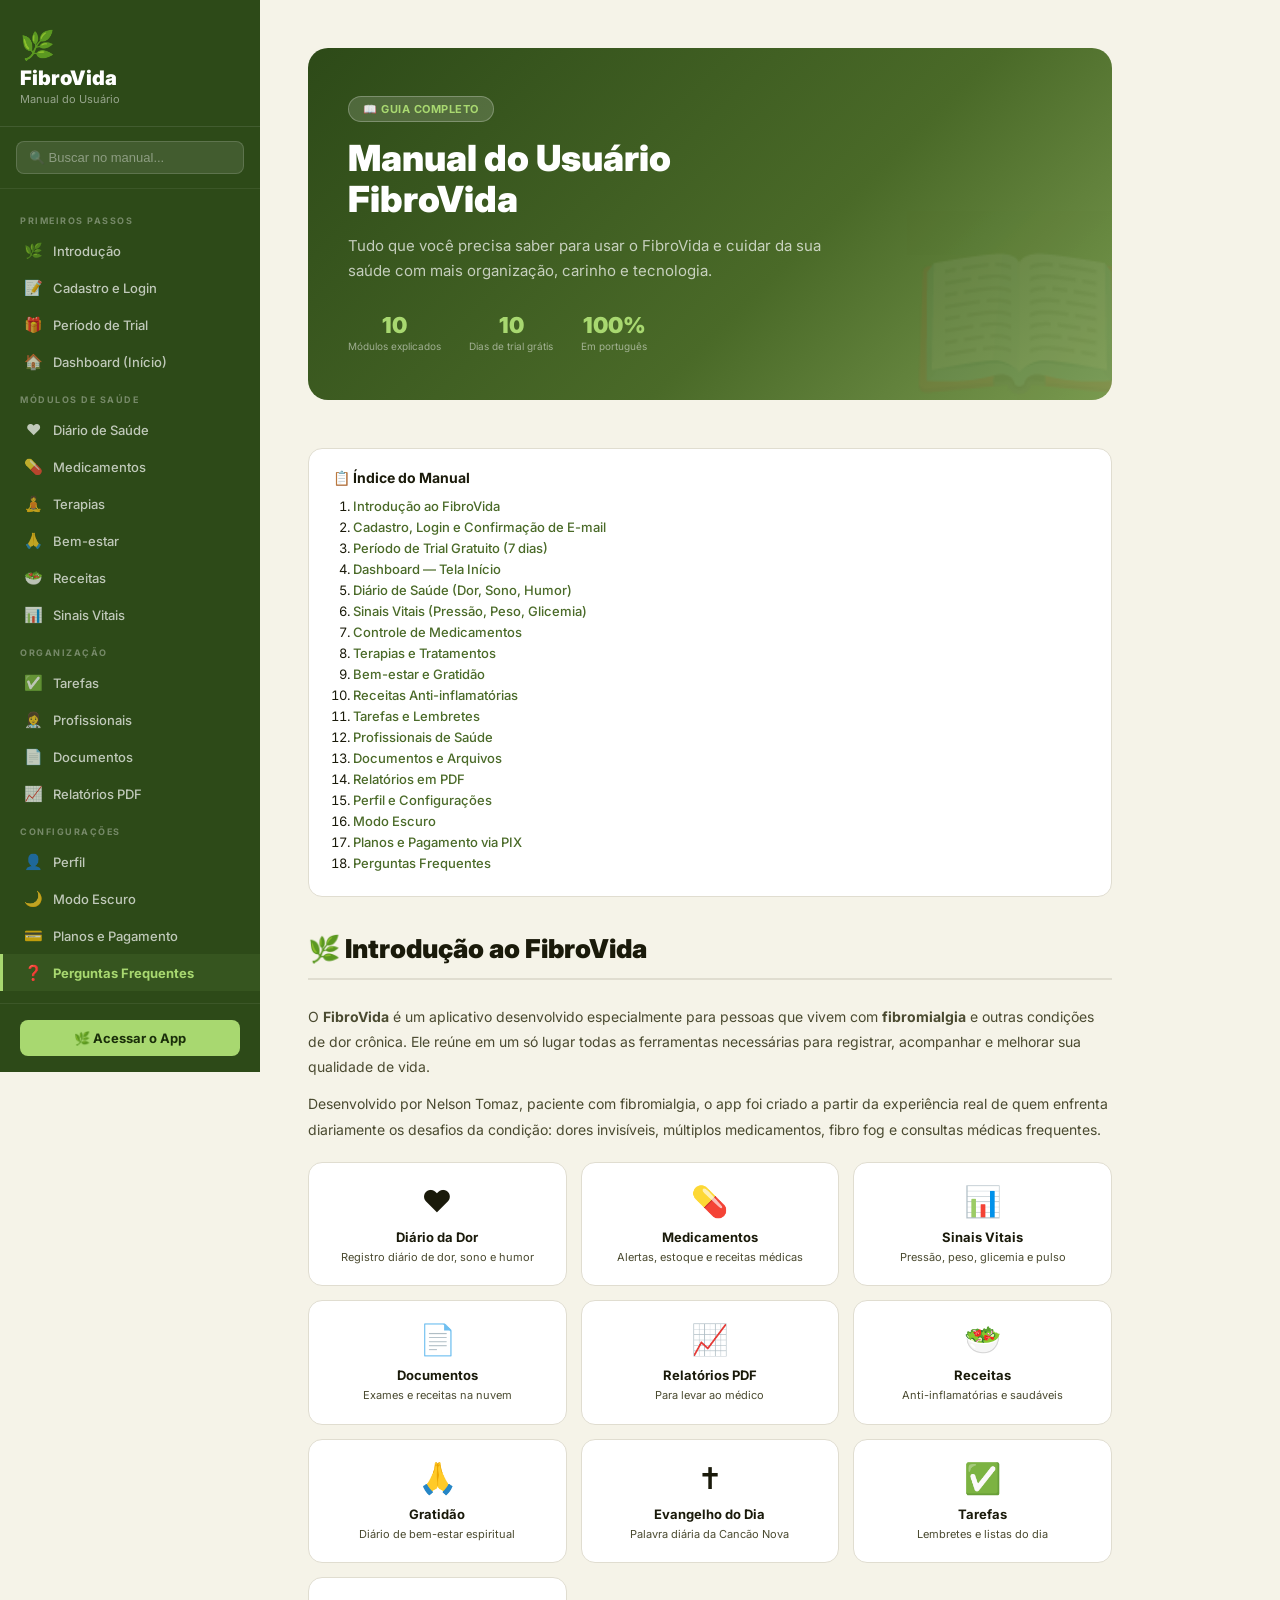
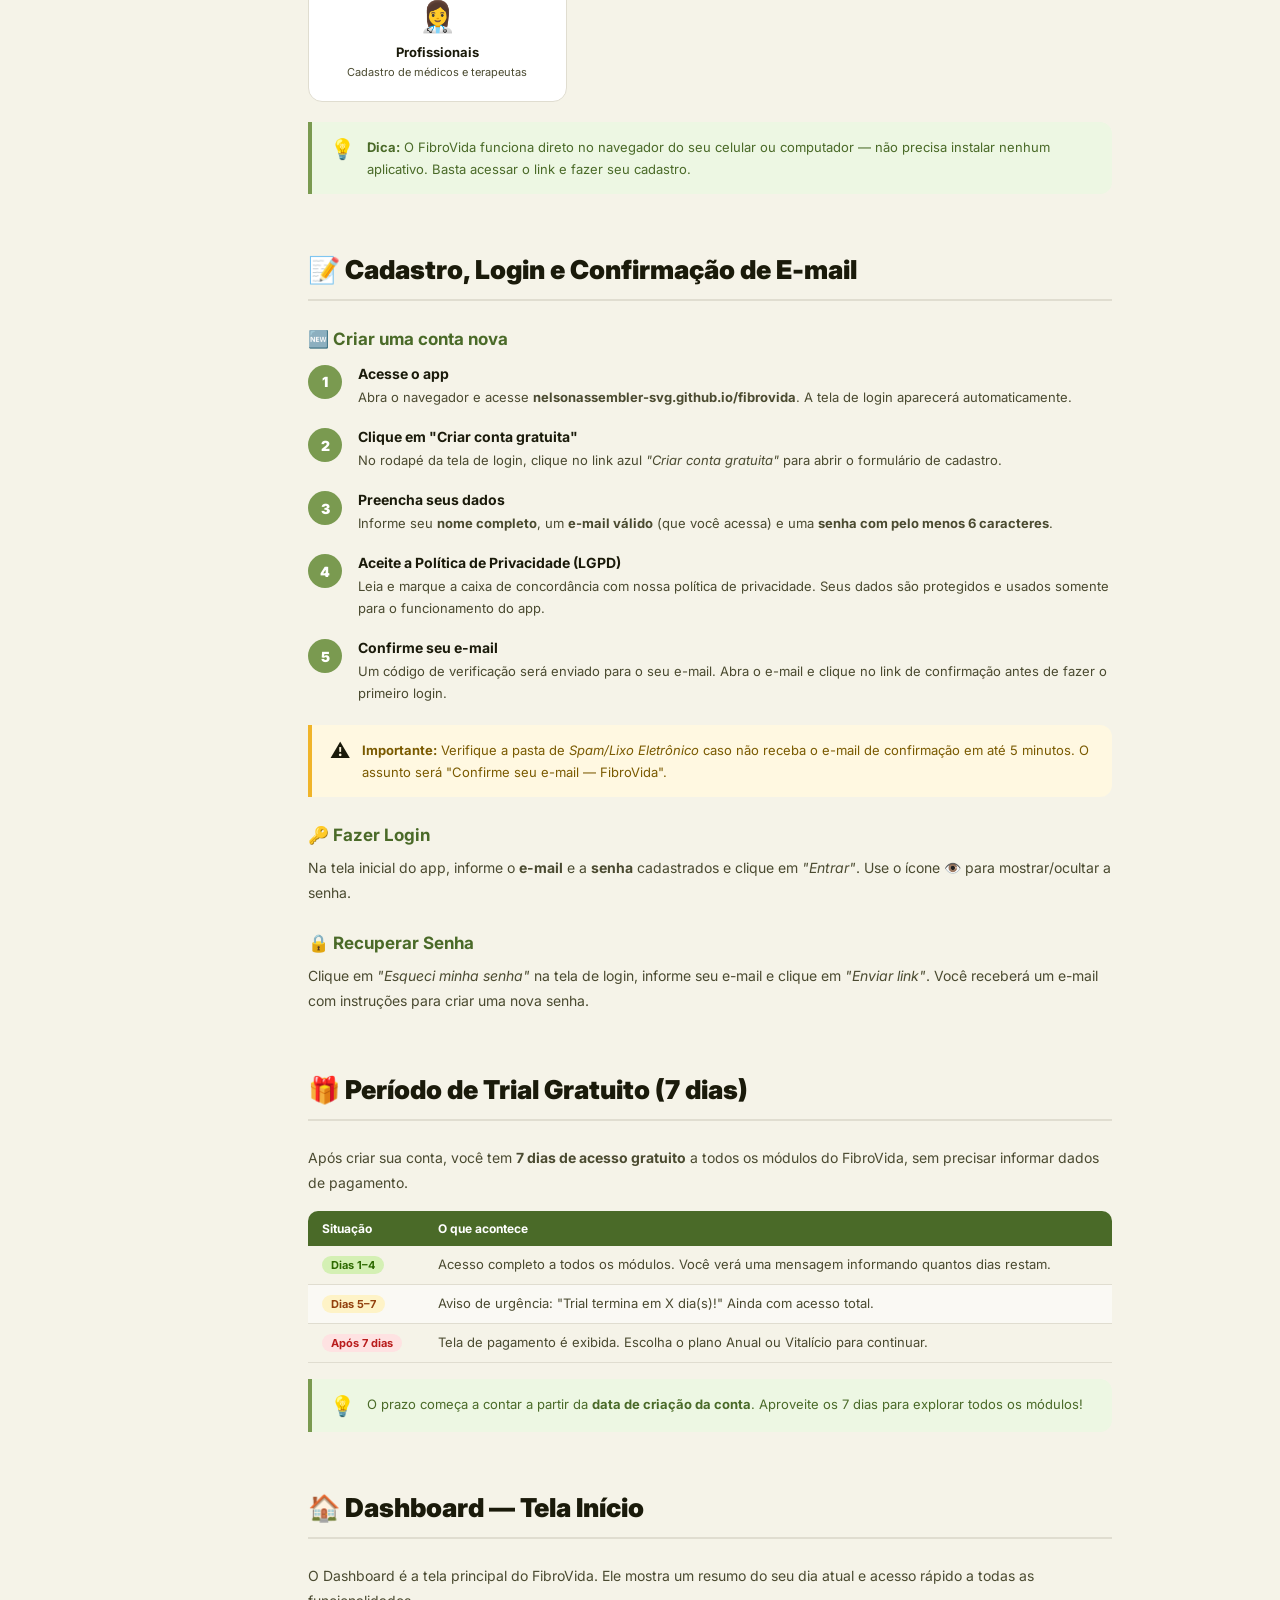
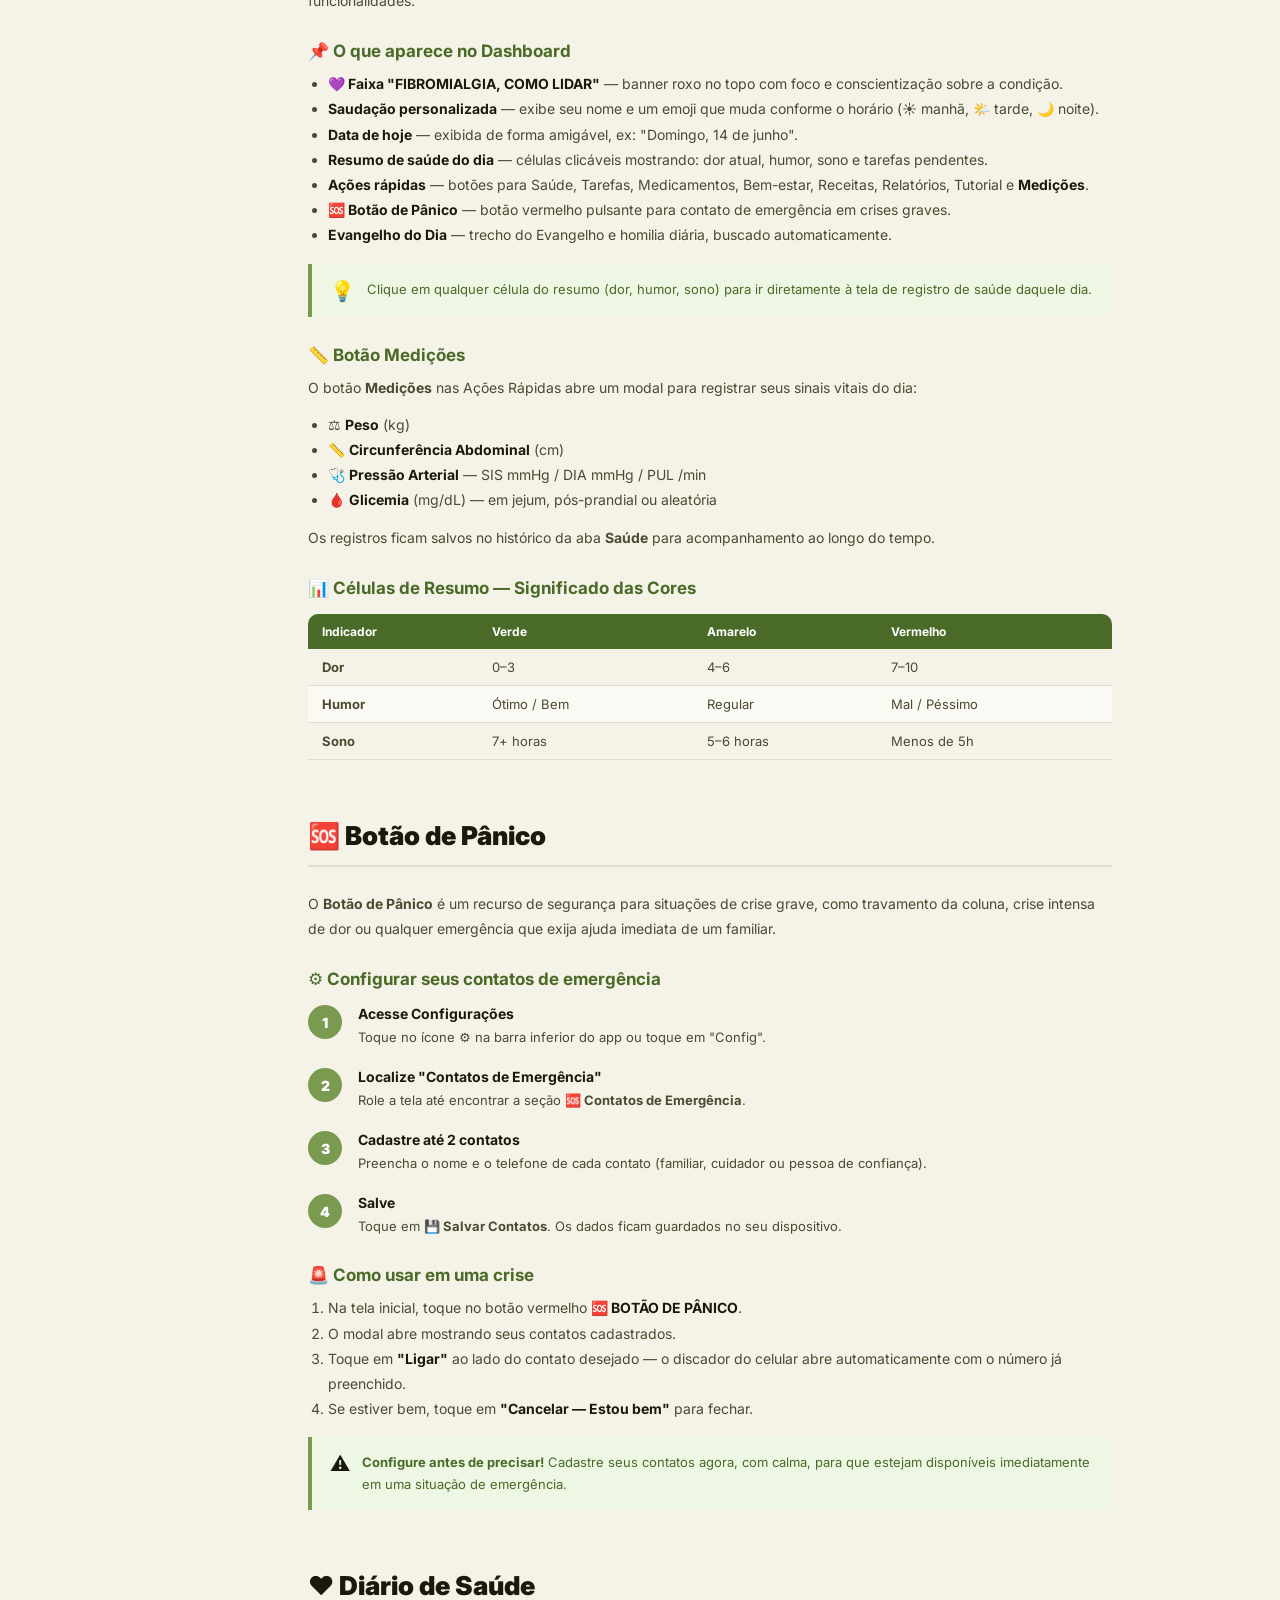
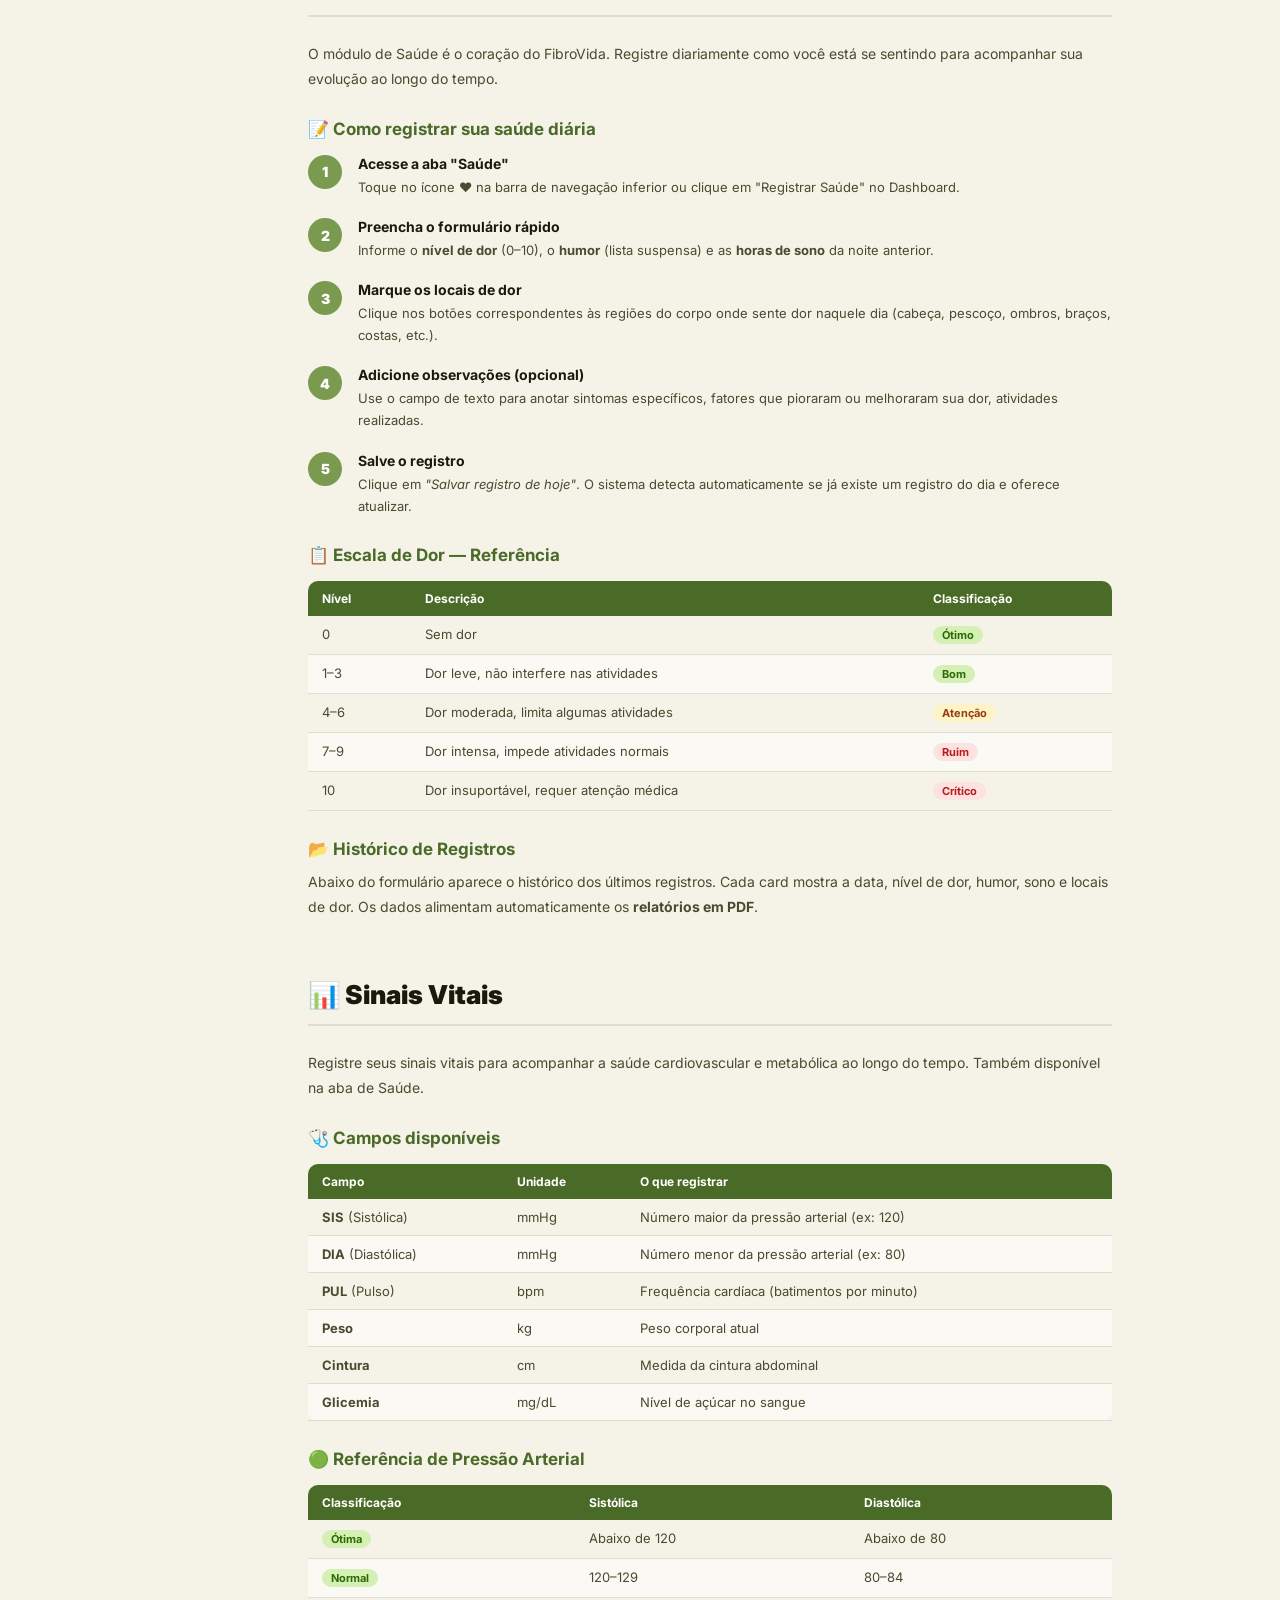
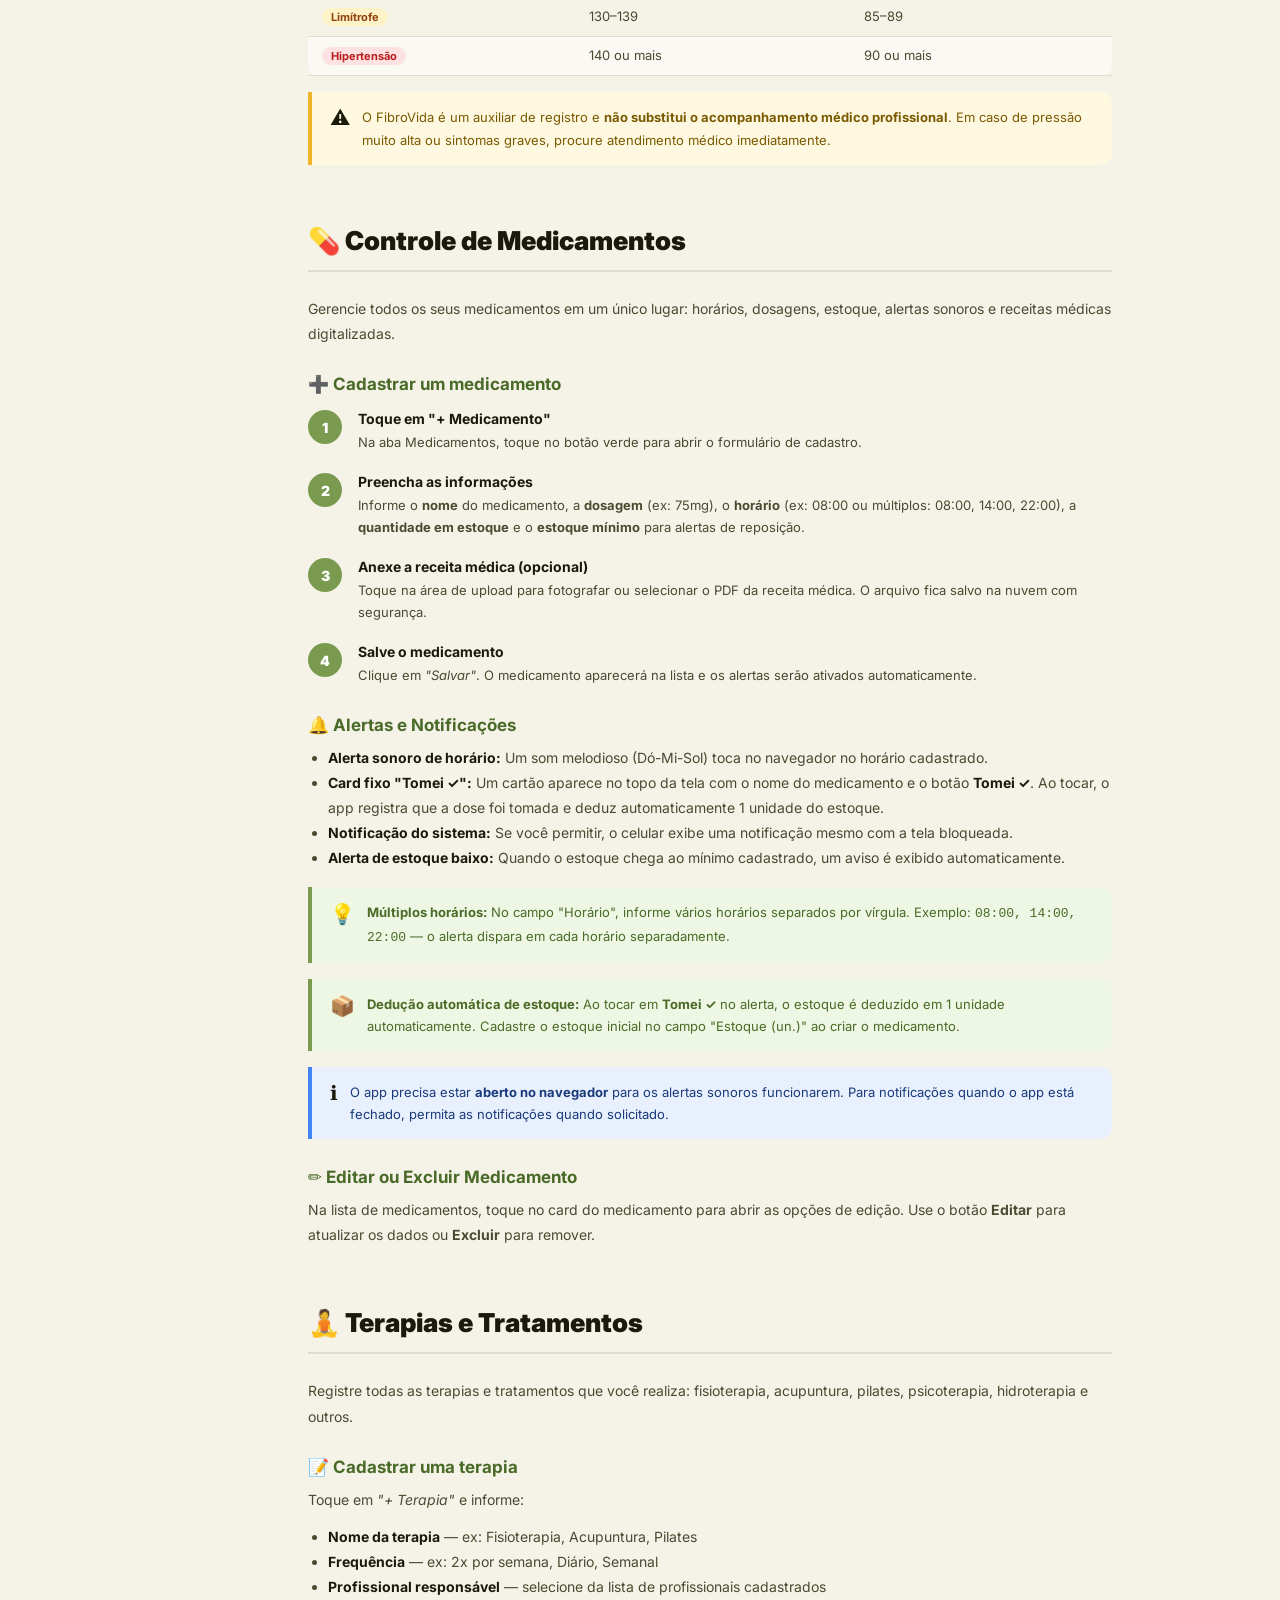
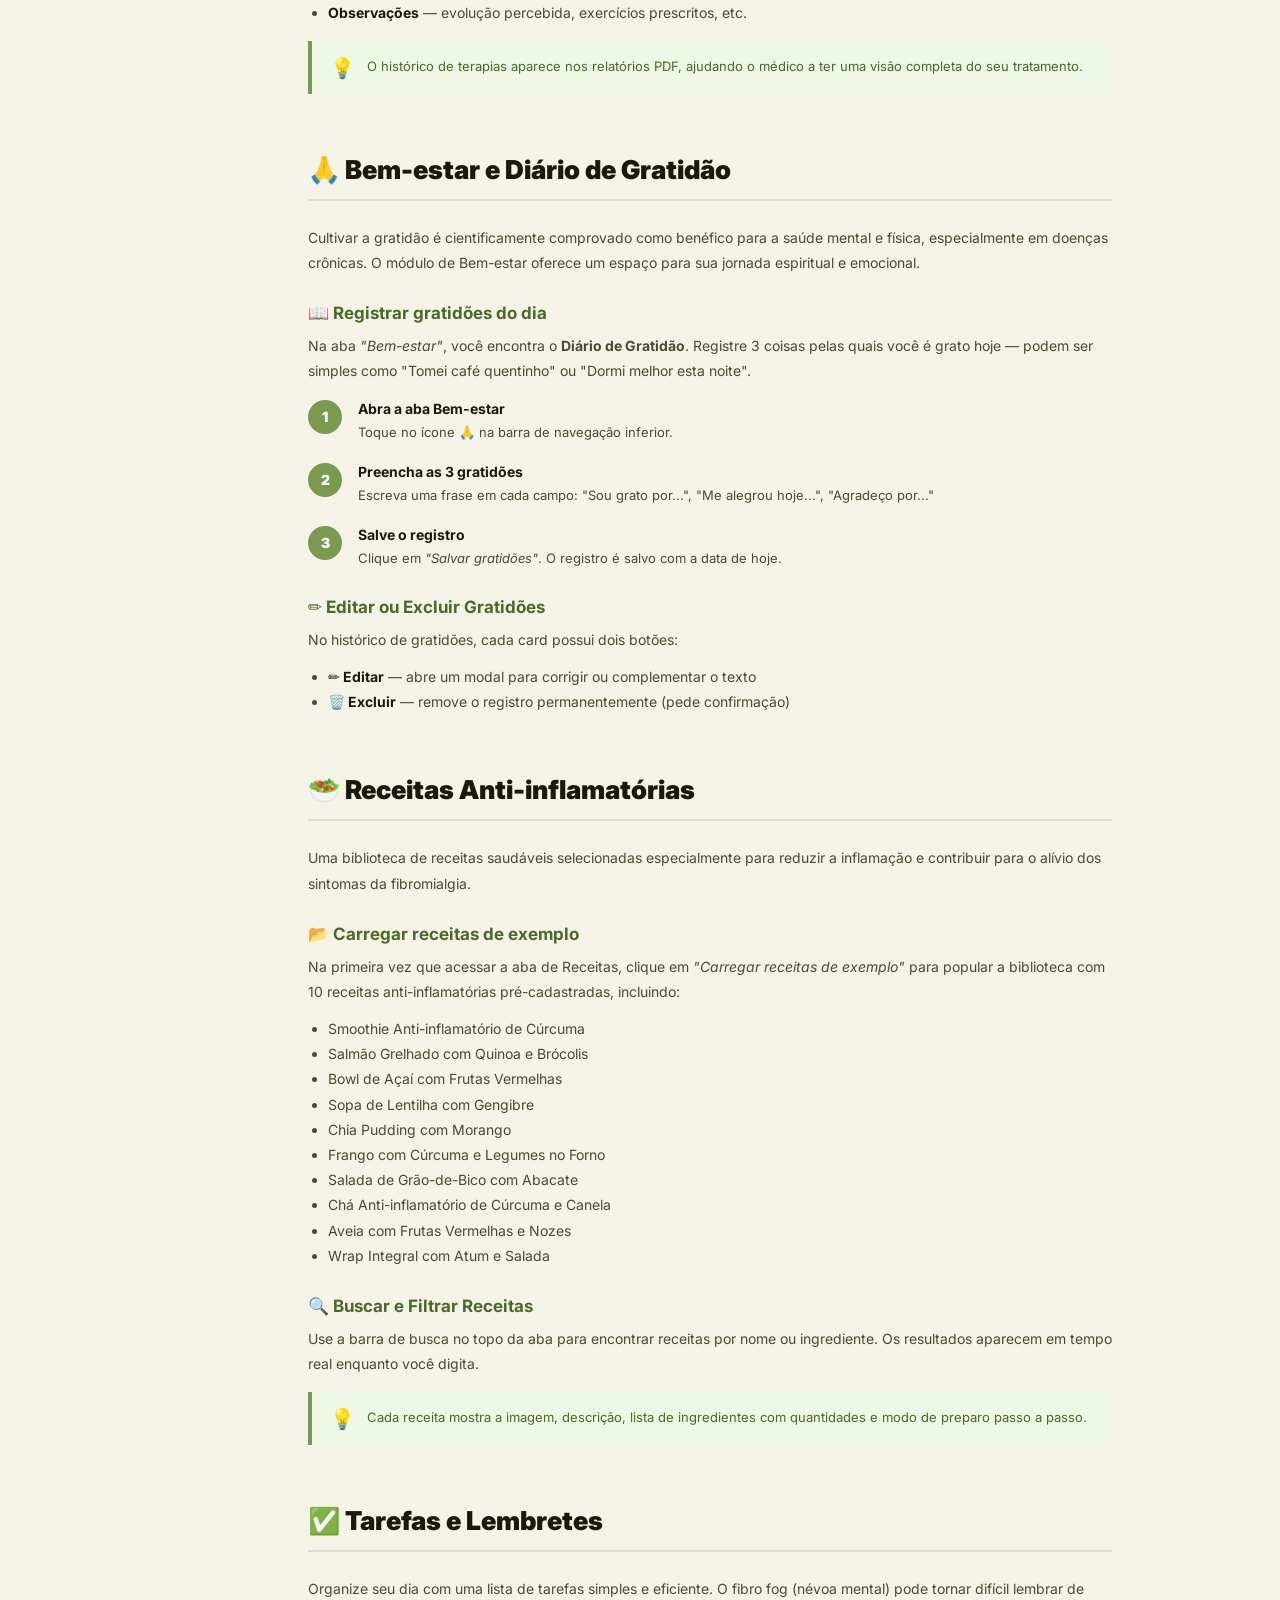
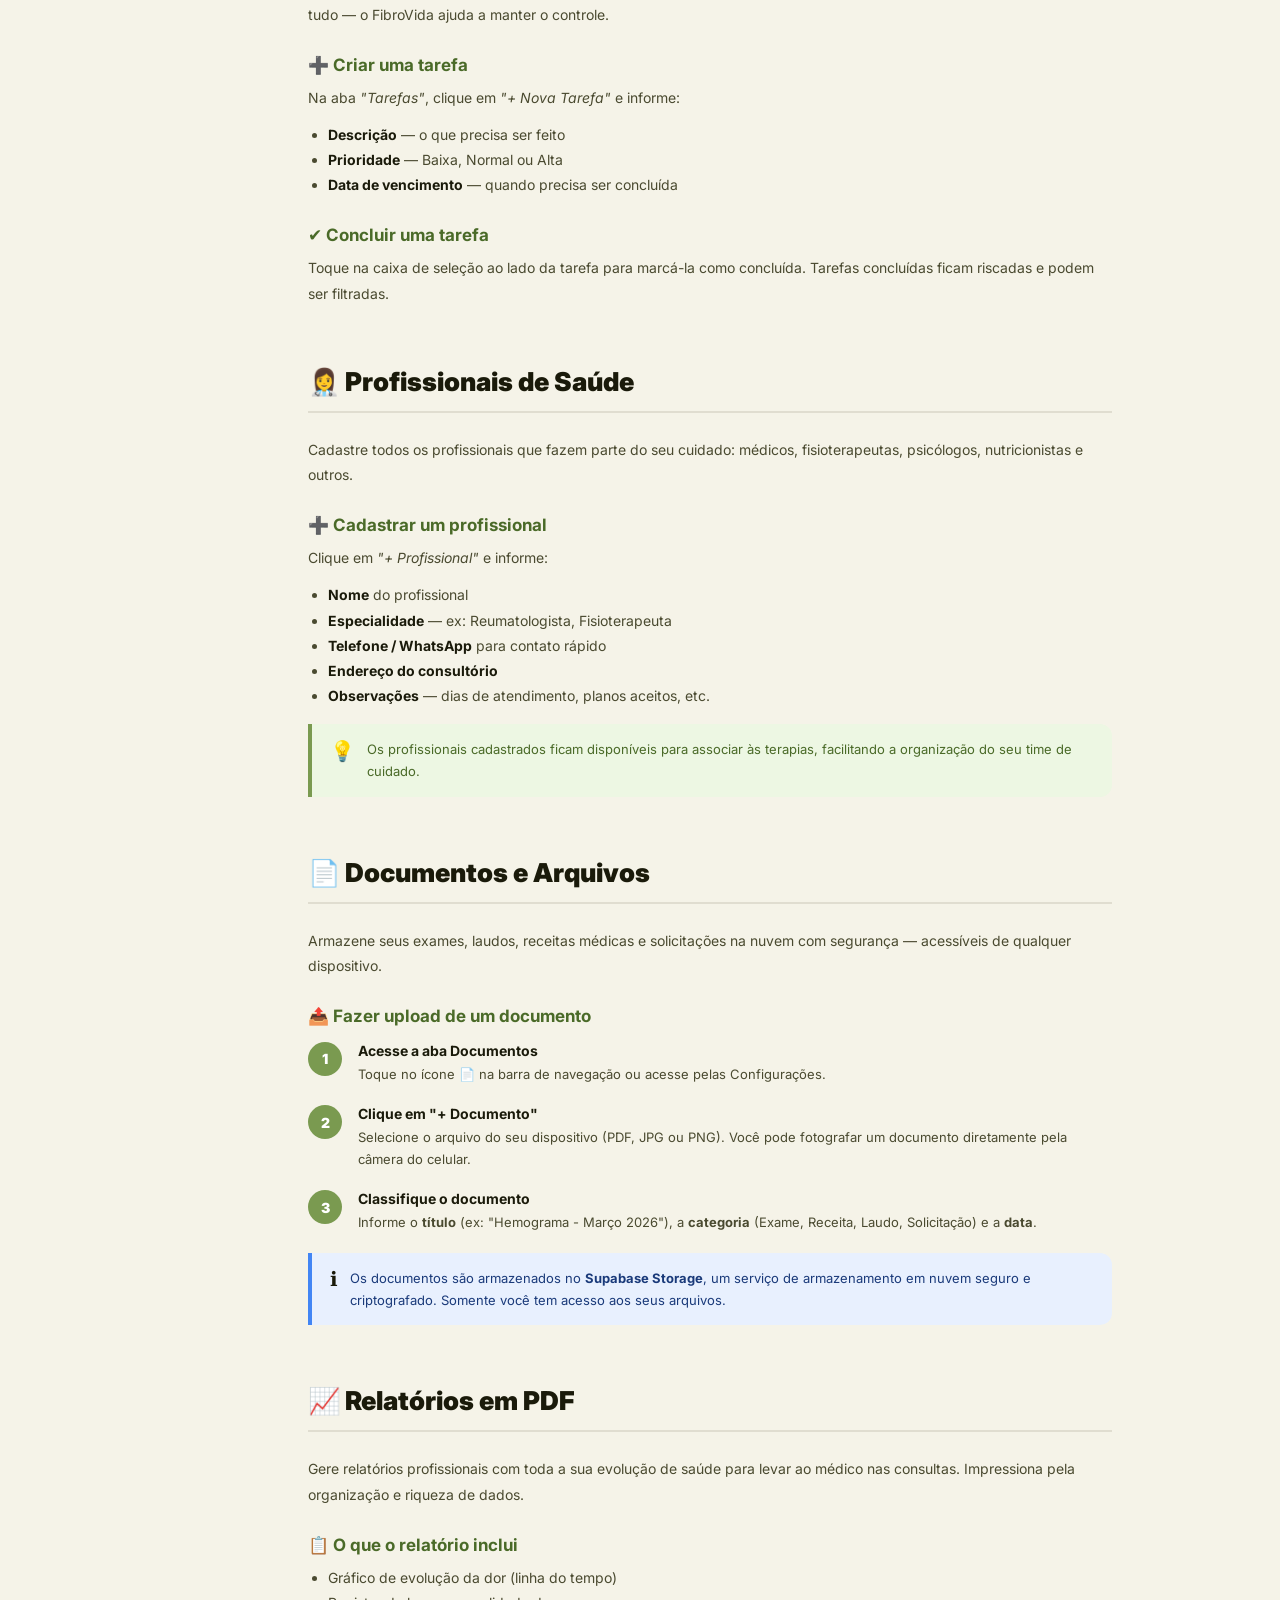
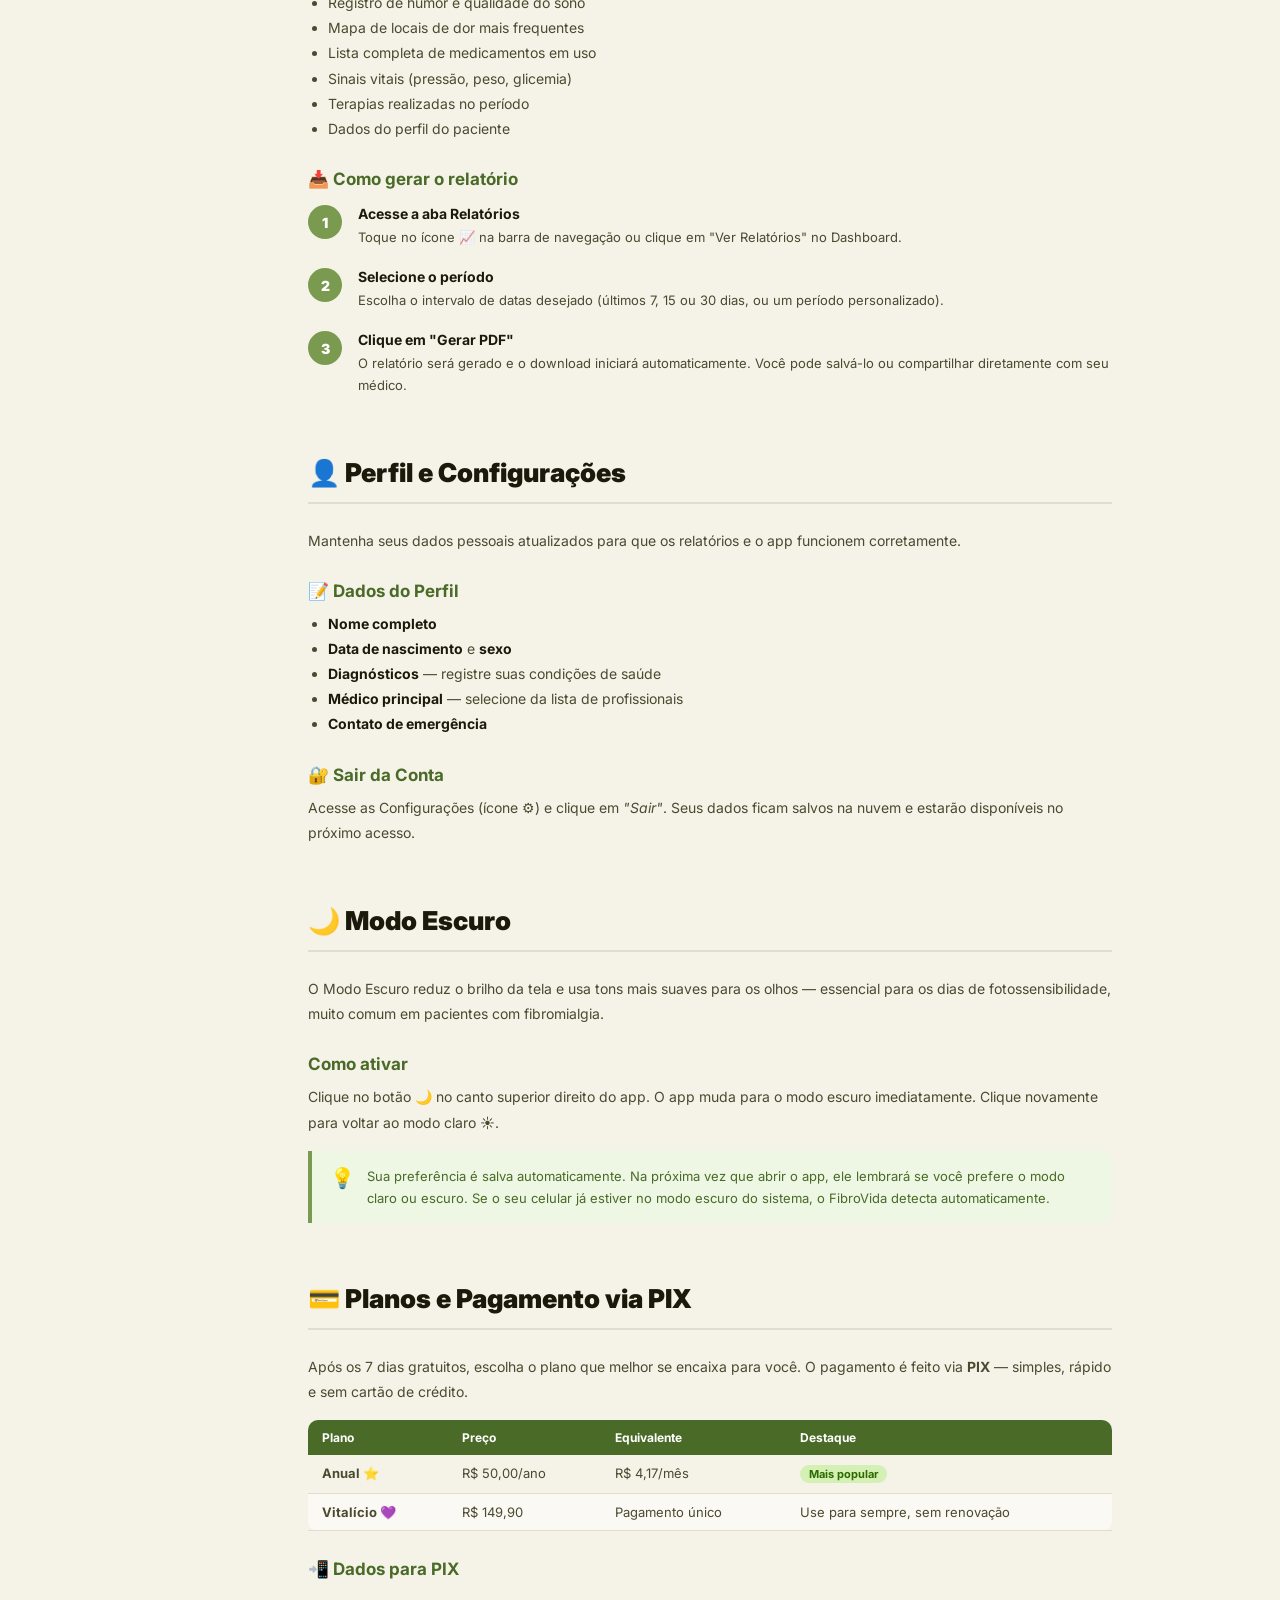
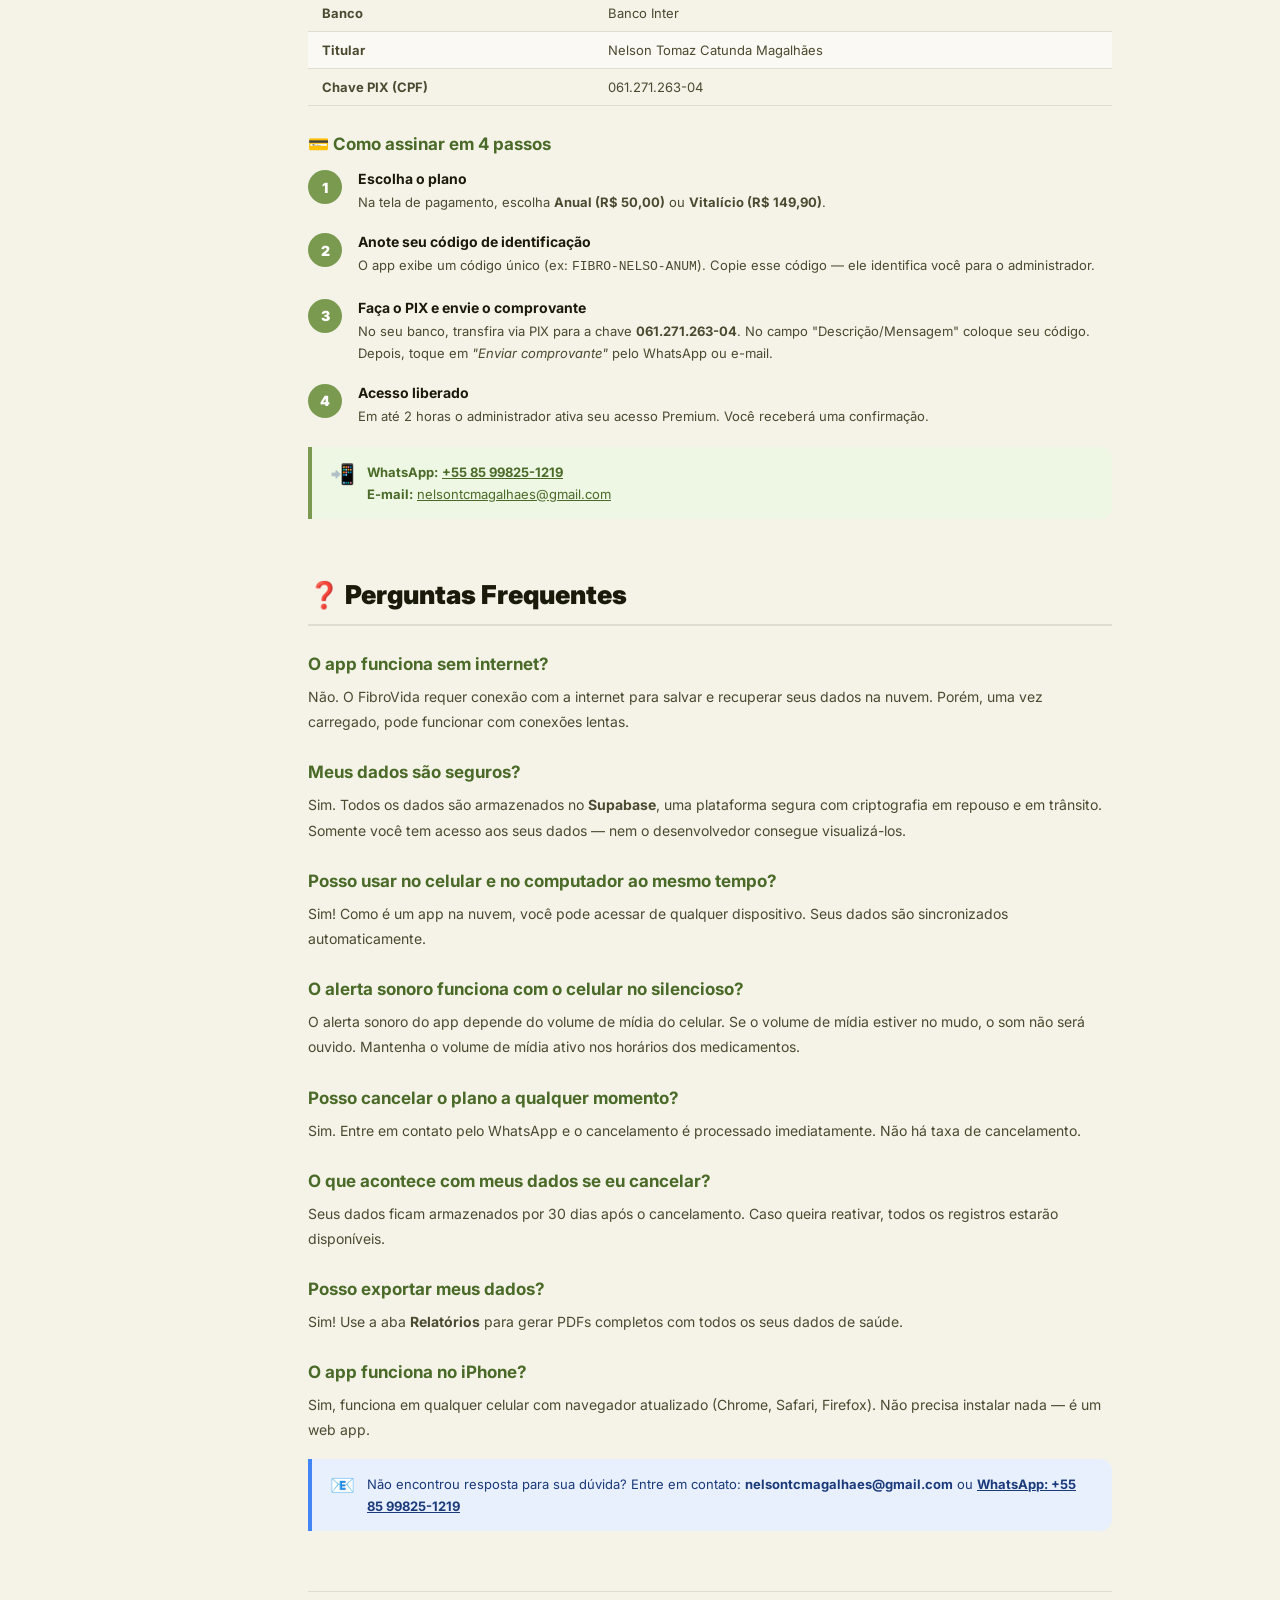
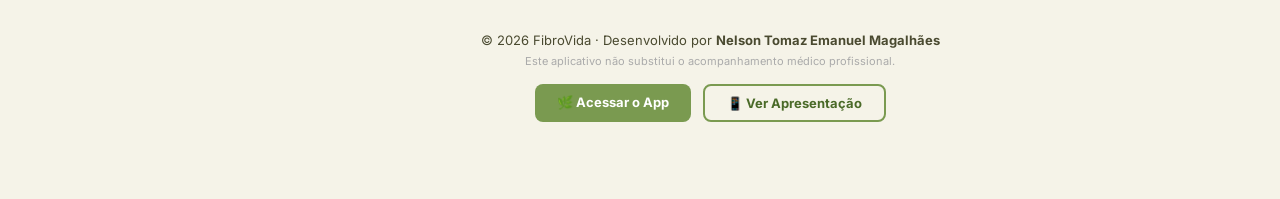
<file: manual.html>
<!DOCTYPE html>
<html lang="pt-BR">
<head>
  <meta charset="UTF-8" />
  <meta name="viewport" content="width=device-width, initial-scale=1.0" />
  <title>Manual do Usuário — FibroVida</title>
  <link rel="preconnect" href="https://fonts.googleapis.com" />
  <link href="https://fonts.googleapis.com/css2?family=Inter:wght@300;400;500;600;700;800;900&display=swap" rel="stylesheet" />
  <style>
    *, *::before, *::after { box-sizing: border-box; margin: 0; padding: 0; }

    :root {
      --green:      #7a9a50;
      --green-dark: #4a6a28;
      --green-deep: #2d4a18;
      --gold:       #c8a840;
      --cream:      #f5f3e8;
      --white:      #ffffff;
      --text:       #1a1a0a;
      --text2:      #4a4a30;
      --border:     #e0ddd0;
      --card:       #ffffff;
      --sidebar-w:  260px;
    }

    html { scroll-behavior: smooth; }

    body {
      font-family: 'Inter', system-ui, sans-serif;
      background: var(--cream);
      color: var(--text);
      display: flex;
      min-height: 100vh;
    }

    /* ── SIDEBAR ── */
    .sidebar {
      width: var(--sidebar-w);
      background: var(--green-deep);
      min-height: 100vh;
      position: fixed; left: 0; top: 0;
      overflow-y: auto;
      display: flex; flex-direction: column;
      z-index: 100;
    }
    .sb-logo {
      padding: 28px 20px 20px;
      border-bottom: 1px solid rgba(255,255,255,.1);
    }
    .sb-logo .logo-icon { font-size: 28px; }
    .sb-logo h1 { font-size: 20px; font-weight: 900; color: #fff; margin-top: 4px; }
    .sb-logo p  { font-size: 11px; color: rgba(255,255,255,.5); margin-top: 2px; }

    .sb-search {
      padding: 14px 16px;
      border-bottom: 1px solid rgba(255,255,255,.07);
    }
    .sb-search input {
      width: 100%; padding: 8px 12px;
      background: rgba(255,255,255,.1);
      border: 1px solid rgba(255,255,255,.15);
      border-radius: 8px; color: #fff; font-size: 13px;
      outline: none;
    }
    .sb-search input::placeholder { color: rgba(255,255,255,.4); }

    .sb-nav { padding: 12px 0; flex: 1; }
    .sb-section-title {
      font-size: 9px; font-weight: 700; letter-spacing: 1.5px;
      text-transform: uppercase; color: rgba(255,255,255,.35);
      padding: 14px 20px 6px;
    }
    .sb-link {
      display: flex; align-items: center; gap: 10px;
      padding: 9px 20px; color: rgba(255,255,255,.7);
      font-size: 13px; font-weight: 500;
      cursor: pointer; text-decoration: none;
      border-left: 3px solid transparent;
      transition: all .15s;
    }
    .sb-link:hover  { color: #fff; background: rgba(255,255,255,.07); }
    .sb-link.active { color: #a8d870; border-left-color: #a8d870; background: rgba(168,216,112,.08); font-weight: 700; }
    .sb-link .sb-icon { font-size: 15px; width: 20px; text-align: center; }

    .sb-footer {
      padding: 16px 20px;
      border-top: 1px solid rgba(255,255,255,.07);
    }
    .sb-footer a {
      display: block; text-align: center;
      background: #a8d870; color: #1a2e0a;
      border-radius: 8px; padding: 10px;
      font-size: 13px; font-weight: 700;
      text-decoration: none;
    }

    /* ── MAIN ── */
    .main {
      margin-left: var(--sidebar-w);
      flex: 1;
      max-width: 900px;
      padding: 48px 48px 80px;
    }

    /* ── HERO TOPO ── */
    .manual-hero {
      background: linear-gradient(135deg, var(--green-deep) 0%, var(--green-dark) 60%, var(--green) 100%);
      border-radius: 20px; padding: 48px 40px;
      margin-bottom: 48px; position: relative; overflow: hidden;
    }
    .manual-hero::before {
      content: "📖"; font-size: 180px; position: absolute;
      right: -20px; bottom: -30px; opacity: .07;
    }
    .manual-hero .mh-badge {
      display: inline-block; background: rgba(255,255,255,.15);
      border: 1px solid rgba(255,255,255,.25);
      border-radius: 20px; padding: 5px 14px;
      font-size: 11px; font-weight: 700; color: #a8d870;
      letter-spacing: .5px; text-transform: uppercase;
      margin-bottom: 16px;
    }
    .manual-hero h1 { font-size: 36px; font-weight: 900; color: #fff; line-height: 1.15; margin-bottom: 12px; }
    .manual-hero p  { font-size: 15px; color: rgba(255,255,255,.7); max-width: 500px; line-height: 1.7; }
    .mh-stats {
      display: flex; gap: 28px; margin-top: 28px;
    }
    .mh-stat { text-align: center; }
    .mh-stat-val { font-size: 22px; font-weight: 900; color: #a8d870; }
    .mh-stat-lbl { font-size: 10px; color: rgba(255,255,255,.5); margin-top: 2px; }

    /* ── SEÇÕES ── */
    .doc-section {
      margin-bottom: 60px;
      scroll-margin-top: 20px;
    }
    .doc-section h2 {
      font-size: 26px; font-weight: 900; color: var(--text);
      padding-bottom: 14px;
      border-bottom: 2px solid var(--border);
      margin-bottom: 24px;
      display: flex; align-items: center; gap: 10px;
    }
    .doc-section h3 {
      font-size: 17px; font-weight: 700; color: var(--green-dark);
      margin: 28px 0 10px;
      display: flex; align-items: center; gap: 8px;
    }
    .doc-section p { font-size: 14px; color: var(--text2); line-height: 1.8; margin-bottom: 12px; }
    .doc-section ul, .doc-section ol {
      padding-left: 20px; margin-bottom: 12px;
    }
    .doc-section li { font-size: 14px; color: var(--text2); line-height: 1.8; }
    .doc-section li strong { color: var(--text); }

    /* ── CARDS ── */
    .tip-card {
      background: #edf7e3; border-left: 4px solid var(--green);
      border-radius: 0 12px 12px 0; padding: 14px 18px;
      margin: 16px 0; display: flex; gap: 12px; align-items: flex-start;
    }
    .tip-card .tip-icon { font-size: 20px; flex-shrink: 0; margin-top: 1px; }
    .tip-card p { margin: 0; font-size: 13px; color: var(--green-dark); line-height: 1.7; }

    .warn-card {
      background: #fff8e1; border-left: 4px solid #f0b429;
      border-radius: 0 12px 12px 0; padding: 14px 18px;
      margin: 16px 0; display: flex; gap: 12px; align-items: flex-start;
    }
    .warn-card .tip-icon { font-size: 20px; flex-shrink: 0; }
    .warn-card p { margin: 0; font-size: 13px; color: #7a5a00; line-height: 1.7; }

    .info-card {
      background: #e8f0fe; border-left: 4px solid #4285f4;
      border-radius: 0 12px 12px 0; padding: 14px 18px;
      margin: 16px 0; display: flex; gap: 12px; align-items: flex-start;
    }
    .info-card .tip-icon { font-size: 20px; flex-shrink: 0; }
    .info-card p { margin: 0; font-size: 13px; color: #1a3a7a; line-height: 1.7; }

    /* ── MÓDULO CARD ── */
    .module-grid {
      display: grid; grid-template-columns: repeat(auto-fit, minmax(200px,1fr));
      gap: 14px; margin: 20px 0;
    }
    .module-card {
      background: var(--card); border: 1.5px solid var(--border);
      border-radius: 14px; padding: 20px 16px; text-align: center;
      transition: transform .2s, box-shadow .2s;
    }
    .module-card:hover { transform: translateY(-3px); box-shadow: 0 6px 20px rgba(0,0,0,.08); }
    .module-card .mc-icon { font-size: 30px; margin-bottom: 10px; display: block; }
    .module-card .mc-name { font-size: 13px; font-weight: 700; color: var(--text); margin-bottom: 4px; }
    .module-card .mc-desc { font-size: 11px; color: var(--text2); line-height: 1.5; }

    /* ── STEPS ── */
    .steps { margin: 16px 0; }
    .step {
      display: flex; gap: 16px; margin-bottom: 20px;
      align-items: flex-start;
    }
    .step-num {
      width: 34px; height: 34px; border-radius: 50%;
      background: var(--green); color: #fff;
      display: flex; align-items: center; justify-content: center;
      font-size: 14px; font-weight: 900; flex-shrink: 0;
    }
    .step-content h4 { font-size: 14px; font-weight: 700; color: var(--text); margin-bottom: 4px; }
    .step-content p  { font-size: 13px; color: var(--text2); line-height: 1.7; margin: 0; }

    /* ── TABELA ── */
    .data-table {
      width: 100%; border-collapse: collapse; margin: 16px 0;
      font-size: 13px;
    }
    .data-table th {
      background: var(--green-dark); color: #fff;
      padding: 10px 14px; text-align: left; font-size: 12px; font-weight: 700;
    }
    .data-table th:first-child { border-radius: 10px 0 0 0; }
    .data-table th:last-child  { border-radius: 0 10px 0 0; }
    .data-table td {
      padding: 10px 14px; border-bottom: 1px solid var(--border);
      color: var(--text2); vertical-align: top;
    }
    .data-table tr:nth-child(even) td { background: #faf9f4; }
    .data-table tr:last-child td:first-child { border-radius: 0 0 0 10px; }
    .data-table tr:last-child td:last-child  { border-radius: 0 0 10px 0; }

    /* ── BADGE ── */
    .badge {
      display: inline-block; padding: 2px 9px;
      border-radius: 20px; font-size: 11px; font-weight: 700;
    }
    .badge-green  { background: #d4f0b4; color: #2d6a00; }
    .badge-gold   { background: #fef3c7; color: #92400e; }
    .badge-blue   { background: #dbeafe; color: #1e40af; }
    .badge-red    { background: #fee2e2; color: #b91c1c; }

    /* ── HIGHLIGHT CODE ── */
    .code-box {
      background: #1e2a14; border-radius: 10px;
      padding: 14px 18px; margin: 12px 0;
      font-family: monospace; font-size: 13px;
      color: #a8d870; overflow-x: auto;
    }

    /* ── TOC ── */
    .toc-box {
      background: var(--card); border: 1.5px solid var(--border);
      border-radius: 14px; padding: 20px 24px; margin-bottom: 36px;
    }
    .toc-box h3 { font-size: 14px; font-weight: 700; color: var(--text); margin-bottom: 12px; }
    .toc-box ol { padding-left: 20px; }
    .toc-box li { font-size: 13px; margin-bottom: 5px; }
    .toc-box a  { color: var(--green-dark); text-decoration: none; font-weight: 500; }
    .toc-box a:hover { color: var(--green); text-decoration: underline; }

    /* ── MOBILE TOGGLE ── */
    .mobile-toggle {
      display: none; position: fixed; top: 14px; left: 14px; z-index: 200;
      background: var(--green-dark); color: #fff;
      border: none; border-radius: 10px; padding: 10px 13px;
      font-size: 18px; cursor: pointer;
    }
    .sidebar-overlay {
      display: none; position: fixed; inset: 0;
      background: rgba(0,0,0,.5); z-index: 99;
    }

    @media (max-width: 768px) {
      .sidebar { transform: translateX(-100%); transition: transform .3s; }
      .sidebar.open { transform: translateX(0); }
      .sidebar-overlay.open { display: block; }
      .main { margin-left: 0; padding: 72px 20px 60px; }
      .mobile-toggle { display: block; }
      .manual-hero { padding: 32px 24px; }
      .manual-hero h1 { font-size: 26px; }
      .mh-stats { gap: 16px; flex-wrap: wrap; }
      .module-grid { grid-template-columns: 1fr 1fr; }
    }
  </style>
</head>
<body>

<button class="mobile-toggle" onclick="toggleSidebar()" id="mobile-btn">☰</button>
<div class="sidebar-overlay" id="overlay" onclick="toggleSidebar()"></div>

<!-- ═══ SIDEBAR ═══ -->
<aside class="sidebar" id="sidebar">
  <div class="sb-logo">
    <div class="logo-icon">🌿</div>
    <h1>FibroVida</h1>
    <p>Manual do Usuário</p>
  </div>

  <div class="sb-search">
    <input type="text" id="sb-search-input" placeholder="🔍 Buscar no manual..." oninput="filterNav(this.value)" />
  </div>

  <nav class="sb-nav" id="sb-nav">
    <div class="sb-section-title">Primeiros Passos</div>
    <a class="sb-link active" href="#introducao" onclick="setActive(this)"><span class="sb-icon">🌿</span> Introdução</a>
    <a class="sb-link" href="#cadastro" onclick="setActive(this)"><span class="sb-icon">📝</span> Cadastro e Login</a>
    <a class="sb-link" href="#trial" onclick="setActive(this)"><span class="sb-icon">🎁</span> Período de Trial</a>
    <a class="sb-link" href="#dashboard" onclick="setActive(this)"><span class="sb-icon">🏠</span> Dashboard (Início)</a>

    <div class="sb-section-title">Módulos de Saúde</div>
    <a class="sb-link" href="#saude" onclick="setActive(this)"><span class="sb-icon">❤️</span> Diário de Saúde</a>
    <a class="sb-link" href="#medicamentos" onclick="setActive(this)"><span class="sb-icon">💊</span> Medicamentos</a>
    <a class="sb-link" href="#terapias" onclick="setActive(this)"><span class="sb-icon">🧘</span> Terapias</a>
    <a class="sb-link" href="#bemestar" onclick="setActive(this)"><span class="sb-icon">🙏</span> Bem-estar</a>
    <a class="sb-link" href="#receitas" onclick="setActive(this)"><span class="sb-icon">🥗</span> Receitas</a>
    <a class="sb-link" href="#vitais" onclick="setActive(this)"><span class="sb-icon">📊</span> Sinais Vitais</a>

    <div class="sb-section-title">Organização</div>
    <a class="sb-link" href="#tarefas" onclick="setActive(this)"><span class="sb-icon">✅</span> Tarefas</a>
    <a class="sb-link" href="#profissionais" onclick="setActive(this)"><span class="sb-icon">👩‍⚕️</span> Profissionais</a>
    <a class="sb-link" href="#documentos" onclick="setActive(this)"><span class="sb-icon">📄</span> Documentos</a>
    <a class="sb-link" href="#relatorios" onclick="setActive(this)"><span class="sb-icon">📈</span> Relatórios PDF</a>

    <div class="sb-section-title">Configurações</div>
    <a class="sb-link" href="#perfil" onclick="setActive(this)"><span class="sb-icon">👤</span> Perfil</a>
    <a class="sb-link" href="#darkmode" onclick="setActive(this)"><span class="sb-icon">🌙</span> Modo Escuro</a>
    <a class="sb-link" href="#planos" onclick="setActive(this)"><span class="sb-icon">💳</span> Planos e Pagamento</a>
    <a class="sb-link" href="#faq" onclick="setActive(this)"><span class="sb-icon">❓</span> Perguntas Frequentes</a>
  </nav>

  <div class="sb-footer">
    <a href="https://nelsonassembler-svg.github.io/fibrovida/">🌿 Acessar o App</a>
  </div>
</aside>

<!-- ═══ CONTEÚDO ═══ -->
<main class="main">

  <!-- HERO -->
  <div class="manual-hero">
    <div class="mh-badge">📖 Guia Completo</div>
    <h1>Manual do Usuário<br>FibroVida</h1>
    <p>Tudo que você precisa saber para usar o FibroVida e cuidar da sua saúde com mais organização, carinho e tecnologia.</p>
    <div class="mh-stats">
      <div class="mh-stat"><div class="mh-stat-val">10</div><div class="mh-stat-lbl">Módulos explicados</div></div>
      <div class="mh-stat"><div class="mh-stat-val">10</div><div class="mh-stat-lbl">Dias de trial grátis</div></div>
      <div class="mh-stat"><div class="mh-stat-val">100%</div><div class="mh-stat-lbl">Em português</div></div>
    </div>
  </div>

  <!-- ÍNDICE -->
  <div class="toc-box">
    <h3>📋 Índice do Manual</h3>
    <ol>
      <li><a href="#introducao">Introdução ao FibroVida</a></li>
      <li><a href="#cadastro">Cadastro, Login e Confirmação de E-mail</a></li>
      <li><a href="#trial">Período de Trial Gratuito (7 dias)</a></li>
      <li><a href="#dashboard">Dashboard — Tela Início</a></li>
      <li><a href="#saude">Diário de Saúde (Dor, Sono, Humor)</a></li>
      <li><a href="#vitais">Sinais Vitais (Pressão, Peso, Glicemia)</a></li>
      <li><a href="#medicamentos">Controle de Medicamentos</a></li>
      <li><a href="#terapias">Terapias e Tratamentos</a></li>
      <li><a href="#bemestar">Bem-estar e Gratidão</a></li>
      <li><a href="#receitas">Receitas Anti-inflamatórias</a></li>
      <li><a href="#tarefas">Tarefas e Lembretes</a></li>
      <li><a href="#profissionais">Profissionais de Saúde</a></li>
      <li><a href="#documentos">Documentos e Arquivos</a></li>
      <li><a href="#relatorios">Relatórios em PDF</a></li>
      <li><a href="#perfil">Perfil e Configurações</a></li>
      <li><a href="#darkmode">Modo Escuro</a></li>
      <li><a href="#planos">Planos e Pagamento via PIX</a></li>
      <li><a href="#faq">Perguntas Frequentes</a></li>
    </ol>
  </div>

  <!-- ══════════════════════════════════════
       1. INTRODUÇÃO
  ══════════════════════════════════════ -->
  <section class="doc-section" id="introducao">
    <h2>🌿 Introdução ao FibroVida</h2>
    <p>O <strong>FibroVida</strong> é um aplicativo desenvolvido especialmente para pessoas que vivem com <strong>fibromialgia</strong> e outras condições de dor crônica. Ele reúne em um só lugar todas as ferramentas necessárias para registrar, acompanhar e melhorar sua qualidade de vida.</p>
    <p>Desenvolvido por Nelson Tomaz, paciente com fibromialgia, o app foi criado a partir da experiência real de quem enfrenta diariamente os desafios da condição: dores invisíveis, múltiplos medicamentos, fibro fog e consultas médicas frequentes.</p>

    <div class="module-grid">
      <div class="module-card"><span class="mc-icon">❤️</span><div class="mc-name">Diário da Dor</div><div class="mc-desc">Registro diário de dor, sono e humor</div></div>
      <div class="module-card"><span class="mc-icon">💊</span><div class="mc-name">Medicamentos</div><div class="mc-desc">Alertas, estoque e receitas médicas</div></div>
      <div class="module-card"><span class="mc-icon">📊</span><div class="mc-name">Sinais Vitais</div><div class="mc-desc">Pressão, peso, glicemia e pulso</div></div>
      <div class="module-card"><span class="mc-icon">📄</span><div class="mc-name">Documentos</div><div class="mc-desc">Exames e receitas na nuvem</div></div>
      <div class="module-card"><span class="mc-icon">📈</span><div class="mc-name">Relatórios PDF</div><div class="mc-desc">Para levar ao médico</div></div>
      <div class="module-card"><span class="mc-icon">🥗</span><div class="mc-name">Receitas</div><div class="mc-desc">Anti-inflamatórias e saudáveis</div></div>
      <div class="module-card"><span class="mc-icon">🙏</span><div class="mc-name">Gratidão</div><div class="mc-desc">Diário de bem-estar espiritual</div></div>
      <div class="module-card"><span class="mc-icon">✝️</span><div class="mc-name">Evangelho do Dia</div><div class="mc-desc">Palavra diária da Cancão Nova</div></div>
      <div class="module-card"><span class="mc-icon">✅</span><div class="mc-name">Tarefas</div><div class="mc-desc">Lembretes e listas do dia</div></div>
      <div class="module-card"><span class="mc-icon">👩‍⚕️</span><div class="mc-name">Profissionais</div><div class="mc-desc">Cadastro de médicos e terapeutas</div></div>
    </div>

    <div class="tip-card">
      <span class="tip-icon">💡</span>
      <p><strong>Dica:</strong> O FibroVida funciona direto no navegador do seu celular ou computador — não precisa instalar nenhum aplicativo. Basta acessar o link e fazer seu cadastro.</p>
    </div>
  </section>

  <!-- ══════════════════════════════════════
       2. CADASTRO E LOGIN
  ══════════════════════════════════════ -->
  <section class="doc-section" id="cadastro">
    <h2>📝 Cadastro, Login e Confirmação de E-mail</h2>

    <h3>🆕 Criar uma conta nova</h3>
    <div class="steps">
      <div class="step">
        <div class="step-num">1</div>
        <div class="step-content">
          <h4>Acesse o app</h4>
          <p>Abra o navegador e acesse <strong>nelsonassembler-svg.github.io/fibrovida</strong>. A tela de login aparecerá automaticamente.</p>
        </div>
      </div>
      <div class="step">
        <div class="step-num">2</div>
        <div class="step-content">
          <h4>Clique em "Criar conta gratuita"</h4>
          <p>No rodapé da tela de login, clique no link azul <em>"Criar conta gratuita"</em> para abrir o formulário de cadastro.</p>
        </div>
      </div>
      <div class="step">
        <div class="step-num">3</div>
        <div class="step-content">
          <h4>Preencha seus dados</h4>
          <p>Informe seu <strong>nome completo</strong>, um <strong>e-mail válido</strong> (que você acessa) e uma <strong>senha com pelo menos 6 caracteres</strong>.</p>
        </div>
      </div>
      <div class="step">
        <div class="step-num">4</div>
        <div class="step-content">
          <h4>Aceite a Política de Privacidade (LGPD)</h4>
          <p>Leia e marque a caixa de concordância com nossa política de privacidade. Seus dados são protegidos e usados somente para o funcionamento do app.</p>
        </div>
      </div>
      <div class="step">
        <div class="step-num">5</div>
        <div class="step-content">
          <h4>Confirme seu e-mail</h4>
          <p>Um código de verificação será enviado para o seu e-mail. Abra o e-mail e clique no link de confirmação antes de fazer o primeiro login.</p>
        </div>
      </div>
    </div>

    <div class="warn-card">
      <span class="tip-icon">⚠️</span>
      <p><strong>Importante:</strong> Verifique a pasta de <em>Spam/Lixo Eletrônico</em> caso não receba o e-mail de confirmação em até 5 minutos. O assunto será "Confirme seu e-mail — FibroVida".</p>
    </div>

    <h3>🔑 Fazer Login</h3>
    <p>Na tela inicial do app, informe o <strong>e-mail</strong> e a <strong>senha</strong> cadastrados e clique em <em>"Entrar"</em>. Use o ícone 👁️ para mostrar/ocultar a senha.</p>

    <h3>🔒 Recuperar Senha</h3>
    <p>Clique em <em>"Esqueci minha senha"</em> na tela de login, informe seu e-mail e clique em <em>"Enviar link"</em>. Você receberá um e-mail com instruções para criar uma nova senha.</p>
  </section>

  <!-- ══════════════════════════════════════
       3. TRIAL
  ══════════════════════════════════════ -->
  <section class="doc-section" id="trial">
    <h2>🎁 Período de Trial Gratuito (7 dias)</h2>
    <p>Após criar sua conta, você tem <strong>7 dias de acesso gratuito</strong> a todos os módulos do FibroVida, sem precisar informar dados de pagamento.</p>

    <table class="data-table">
      <thead>
        <tr><th>Situação</th><th>O que acontece</th></tr>
      </thead>
      <tbody>
        <tr><td><span class="badge badge-green">Dias 1–4</span></td><td>Acesso completo a todos os módulos. Você verá uma mensagem informando quantos dias restam.</td></tr>
        <tr><td><span class="badge badge-gold">Dias 5–7</span></td><td>Aviso de urgência: "Trial termina em X dia(s)!" Ainda com acesso total.</td></tr>
        <tr><td><span class="badge badge-red">Após 7 dias</span></td><td>Tela de pagamento é exibida. Escolha o plano Anual ou Vitalício para continuar.</td></tr>
      </tbody>
    </table>

    <div class="tip-card">
      <span class="tip-icon">💡</span>
      <p>O prazo começa a contar a partir da <strong>data de criação da conta</strong>. Aproveite os 7 dias para explorar todos os módulos!</p>
    </div>
  </section>

  <!-- ══════════════════════════════════════
       4. DASHBOARD
  ══════════════════════════════════════ -->
  <section class="doc-section" id="dashboard">
    <h2>🏠 Dashboard — Tela Início</h2>
    <p>O Dashboard é a tela principal do FibroVida. Ele mostra um resumo do seu dia atual e acesso rápido a todas as funcionalidades.</p>

    <h3>📌 O que aparece no Dashboard</h3>
    <ul>
      <li><strong>💜 Faixa "FIBROMIALGIA, COMO LIDAR"</strong> — banner roxo no topo com foco e conscientização sobre a condição.</li>
      <li><strong>Saudação personalizada</strong> — exibe seu nome e um emoji que muda conforme o horário (☀️ manhã, 🌤️ tarde, 🌙 noite).</li>
      <li><strong>Data de hoje</strong> — exibida de forma amigável, ex: "Domingo, 14 de junho".</li>
      <li><strong>Resumo de saúde do dia</strong> — células clicáveis mostrando: dor atual, humor, sono e tarefas pendentes.</li>
      <li><strong>Ações rápidas</strong> — botões para Saúde, Tarefas, Medicamentos, Bem-estar, Receitas, Relatórios, Tutorial e <strong>Medições</strong>.</li>
      <li><strong>🆘 Botão de Pânico</strong> — botão vermelho pulsante para contato de emergência em crises graves.</li>
      <li><strong>Evangelho do Dia</strong> — trecho do Evangelho e homilia diária, buscado automaticamente.</li>
    </ul>

    <div class="tip-card">
      <span class="tip-icon">💡</span>
      <p>Clique em qualquer célula do resumo (dor, humor, sono) para ir diretamente à tela de registro de saúde daquele dia.</p>
    </div>

    <h3>📏 Botão Medições</h3>
    <p>O botão <strong>Medições</strong> nas Ações Rápidas abre um modal para registrar seus sinais vitais do dia:</p>
    <ul>
      <li>⚖️ <strong>Peso</strong> (kg)</li>
      <li>📏 <strong>Circunferência Abdominal</strong> (cm)</li>
      <li>🩺 <strong>Pressão Arterial</strong> — SIS mmHg / DIA mmHg / PUL /min</li>
      <li>🩸 <strong>Glicemia</strong> (mg/dL) — em jejum, pós-prandial ou aleatória</li>
    </ul>
    <p>Os registros ficam salvos no histórico da aba <strong>Saúde</strong> para acompanhamento ao longo do tempo.</p>

    <h3>📊 Células de Resumo — Significado das Cores</h3>
    <table class="data-table">
      <thead><tr><th>Indicador</th><th>Verde</th><th>Amarelo</th><th>Vermelho</th></tr></thead>
      <tbody>
        <tr><td><strong>Dor</strong></td><td>0–3</td><td>4–6</td><td>7–10</td></tr>
        <tr><td><strong>Humor</strong></td><td>Ótimo / Bem</td><td>Regular</td><td>Mal / Péssimo</td></tr>
        <tr><td><strong>Sono</strong></td><td>7+ horas</td><td>5–6 horas</td><td>Menos de 5h</td></tr>
      </tbody>
    </table>
  </section>

  <!-- ══════════════════════════════════════
       4B. BOTÃO DE PÂNICO
  ══════════════════════════════════════ -->
  <section class="doc-section" id="panico">
    <h2>🆘 Botão de Pânico</h2>
    <p>O <strong>Botão de Pânico</strong> é um recurso de segurança para situações de crise grave, como travamento da coluna, crise intensa de dor ou qualquer emergência que exija ajuda imediata de um familiar.</p>

    <h3>⚙️ Configurar seus contatos de emergência</h3>
    <div class="steps">
      <div class="step">
        <div class="step-num">1</div>
        <div class="step-content">
          <h4>Acesse Configurações</h4>
          <p>Toque no ícone ⚙️ na barra inferior do app ou toque em "Config".</p>
        </div>
      </div>
      <div class="step">
        <div class="step-num">2</div>
        <div class="step-content">
          <h4>Localize "Contatos de Emergência"</h4>
          <p>Role a tela até encontrar a seção <strong>🆘 Contatos de Emergência</strong>.</p>
        </div>
      </div>
      <div class="step">
        <div class="step-num">3</div>
        <div class="step-content">
          <h4>Cadastre até 2 contatos</h4>
          <p>Preencha o nome e o telefone de cada contato (familiar, cuidador ou pessoa de confiança).</p>
        </div>
      </div>
      <div class="step">
        <div class="step-num">4</div>
        <div class="step-content">
          <h4>Salve</h4>
          <p>Toque em <strong>💾 Salvar Contatos</strong>. Os dados ficam guardados no seu dispositivo.</p>
        </div>
      </div>
    </div>

    <h3>🚨 Como usar em uma crise</h3>
    <ol>
      <li>Na tela inicial, toque no botão vermelho <strong>🆘 BOTÃO DE PÂNICO</strong>.</li>
      <li>O modal abre mostrando seus contatos cadastrados.</li>
      <li>Toque em <strong>"Ligar"</strong> ao lado do contato desejado — o discador do celular abre automaticamente com o número já preenchido.</li>
      <li>Se estiver bem, toque em <strong>"Cancelar — Estou bem"</strong> para fechar.</li>
    </ol>

    <div class="tip-card">
      <span class="tip-icon">⚠️</span>
      <p><strong>Configure antes de precisar!</strong> Cadastre seus contatos agora, com calma, para que estejam disponíveis imediatamente em uma situação de emergência.</p>
    </div>
  </section>

  <!-- ══════════════════════════════════════
       5. SAÚDE
  ══════════════════════════════════════ -->
  <section class="doc-section" id="saude">
    <h2>❤️ Diário de Saúde</h2>
    <p>O módulo de Saúde é o coração do FibroVida. Registre diariamente como você está se sentindo para acompanhar sua evolução ao longo do tempo.</p>

    <h3>📝 Como registrar sua saúde diária</h3>
    <div class="steps">
      <div class="step">
        <div class="step-num">1</div>
        <div class="step-content">
          <h4>Acesse a aba "Saúde"</h4>
          <p>Toque no ícone ❤️ na barra de navegação inferior ou clique em "Registrar Saúde" no Dashboard.</p>
        </div>
      </div>
      <div class="step">
        <div class="step-num">2</div>
        <div class="step-content">
          <h4>Preencha o formulário rápido</h4>
          <p>Informe o <strong>nível de dor</strong> (0–10), o <strong>humor</strong> (lista suspensa) e as <strong>horas de sono</strong> da noite anterior.</p>
        </div>
      </div>
      <div class="step">
        <div class="step-num">3</div>
        <div class="step-content">
          <h4>Marque os locais de dor</h4>
          <p>Clique nos botões correspondentes às regiões do corpo onde sente dor naquele dia (cabeça, pescoço, ombros, braços, costas, etc.).</p>
        </div>
      </div>
      <div class="step">
        <div class="step-num">4</div>
        <div class="step-content">
          <h4>Adicione observações (opcional)</h4>
          <p>Use o campo de texto para anotar sintomas específicos, fatores que pioraram ou melhoraram sua dor, atividades realizadas.</p>
        </div>
      </div>
      <div class="step">
        <div class="step-num">5</div>
        <div class="step-content">
          <h4>Salve o registro</h4>
          <p>Clique em <em>"Salvar registro de hoje"</em>. O sistema detecta automaticamente se já existe um registro do dia e oferece atualizar.</p>
        </div>
      </div>
    </div>

    <h3>📋 Escala de Dor — Referência</h3>
    <table class="data-table">
      <thead><tr><th>Nível</th><th>Descrição</th><th>Classificação</th></tr></thead>
      <tbody>
        <tr><td>0</td><td>Sem dor</td><td><span class="badge badge-green">Ótimo</span></td></tr>
        <tr><td>1–3</td><td>Dor leve, não interfere nas atividades</td><td><span class="badge badge-green">Bom</span></td></tr>
        <tr><td>4–6</td><td>Dor moderada, limita algumas atividades</td><td><span class="badge badge-gold">Atenção</span></td></tr>
        <tr><td>7–9</td><td>Dor intensa, impede atividades normais</td><td><span class="badge badge-red">Ruim</span></td></tr>
        <tr><td>10</td><td>Dor insuportável, requer atenção médica</td><td><span class="badge badge-red">Crítico</span></td></tr>
      </tbody>
    </table>

    <h3>📂 Histórico de Registros</h3>
    <p>Abaixo do formulário aparece o histórico dos últimos registros. Cada card mostra a data, nível de dor, humor, sono e locais de dor. Os dados alimentam automaticamente os <strong>relatórios em PDF</strong>.</p>
  </section>

  <!-- ══════════════════════════════════════
       6. SINAIS VITAIS
  ══════════════════════════════════════ -->
  <section class="doc-section" id="vitais">
    <h2>📊 Sinais Vitais</h2>
    <p>Registre seus sinais vitais para acompanhar a saúde cardiovascular e metabólica ao longo do tempo. Também disponível na aba de Saúde.</p>

    <h3>🩺 Campos disponíveis</h3>
    <table class="data-table">
      <thead><tr><th>Campo</th><th>Unidade</th><th>O que registrar</th></tr></thead>
      <tbody>
        <tr><td><strong>SIS</strong> (Sistólica)</td><td>mmHg</td><td>Número maior da pressão arterial (ex: 120)</td></tr>
        <tr><td><strong>DIA</strong> (Diastólica)</td><td>mmHg</td><td>Número menor da pressão arterial (ex: 80)</td></tr>
        <tr><td><strong>PUL</strong> (Pulso)</td><td>bpm</td><td>Frequência cardíaca (batimentos por minuto)</td></tr>
        <tr><td><strong>Peso</strong></td><td>kg</td><td>Peso corporal atual</td></tr>
        <tr><td><strong>Cintura</strong></td><td>cm</td><td>Medida da cintura abdominal</td></tr>
        <tr><td><strong>Glicemia</strong></td><td>mg/dL</td><td>Nível de açúcar no sangue</td></tr>
      </tbody>
    </table>

    <h3>🟢 Referência de Pressão Arterial</h3>
    <table class="data-table">
      <thead><tr><th>Classificação</th><th>Sistólica</th><th>Diastólica</th></tr></thead>
      <tbody>
        <tr><td><span class="badge badge-green">Ótima</span></td><td>Abaixo de 120</td><td>Abaixo de 80</td></tr>
        <tr><td><span class="badge badge-green">Normal</span></td><td>120–129</td><td>80–84</td></tr>
        <tr><td><span class="badge badge-gold">Limítrofe</span></td><td>130–139</td><td>85–89</td></tr>
        <tr><td><span class="badge badge-red">Hipertensão</span></td><td>140 ou mais</td><td>90 ou mais</td></tr>
      </tbody>
    </table>

    <div class="warn-card">
      <span class="tip-icon">⚠️</span>
      <p>O FibroVida é um auxiliar de registro e <strong>não substitui o acompanhamento médico profissional</strong>. Em caso de pressão muito alta ou sintomas graves, procure atendimento médico imediatamente.</p>
    </div>
  </section>

  <!-- ══════════════════════════════════════
       7. MEDICAMENTOS
  ══════════════════════════════════════ -->
  <section class="doc-section" id="medicamentos">
    <h2>💊 Controle de Medicamentos</h2>
    <p>Gerencie todos os seus medicamentos em um único lugar: horários, dosagens, estoque, alertas sonoros e receitas médicas digitalizadas.</p>

    <h3>➕ Cadastrar um medicamento</h3>
    <div class="steps">
      <div class="step">
        <div class="step-num">1</div>
        <div class="step-content">
          <h4>Toque em "+ Medicamento"</h4>
          <p>Na aba Medicamentos, toque no botão verde para abrir o formulário de cadastro.</p>
        </div>
      </div>
      <div class="step">
        <div class="step-num">2</div>
        <div class="step-content">
          <h4>Preencha as informações</h4>
          <p>Informe o <strong>nome</strong> do medicamento, a <strong>dosagem</strong> (ex: 75mg), o <strong>horário</strong> (ex: 08:00 ou múltiplos: 08:00, 14:00, 22:00), a <strong>quantidade em estoque</strong> e o <strong>estoque mínimo</strong> para alertas de reposição.</p>
        </div>
      </div>
      <div class="step">
        <div class="step-num">3</div>
        <div class="step-content">
          <h4>Anexe a receita médica (opcional)</h4>
          <p>Toque na área de upload para fotografar ou selecionar o PDF da receita médica. O arquivo fica salvo na nuvem com segurança.</p>
        </div>
      </div>
      <div class="step">
        <div class="step-num">4</div>
        <div class="step-content">
          <h4>Salve o medicamento</h4>
          <p>Clique em <em>"Salvar"</em>. O medicamento aparecerá na lista e os alertas serão ativados automaticamente.</p>
        </div>
      </div>
    </div>

    <h3>🔔 Alertas e Notificações</h3>
    <ul>
      <li><strong>Alerta sonoro de horário:</strong> Um som melodioso (Dó-Mi-Sol) toca no navegador no horário cadastrado.</li>
      <li><strong>Card fixo "Tomei ✓":</strong> Um cartão aparece no topo da tela com o nome do medicamento e o botão <strong>Tomei ✓</strong>. Ao tocar, o app registra que a dose foi tomada e deduz automaticamente 1 unidade do estoque.</li>
      <li><strong>Notificação do sistema:</strong> Se você permitir, o celular exibe uma notificação mesmo com a tela bloqueada.</li>
      <li><strong>Alerta de estoque baixo:</strong> Quando o estoque chega ao mínimo cadastrado, um aviso é exibido automaticamente.</li>
    </ul>

    <div class="tip-card">
      <span class="tip-icon">💡</span>
      <p><strong>Múltiplos horários:</strong> No campo "Horário", informe vários horários separados por vírgula. Exemplo: <code>08:00, 14:00, 22:00</code> — o alerta dispara em cada horário separadamente.</p>
    </div>

    <div class="tip-card">
      <span class="tip-icon">📦</span>
      <p><strong>Dedução automática de estoque:</strong> Ao tocar em <strong>Tomei ✓</strong> no alerta, o estoque é deduzido em 1 unidade automaticamente. Cadastre o estoque inicial no campo "Estoque (un.)" ao criar o medicamento.</p>
    </div>

    <div class="info-card">
      <span class="tip-icon">ℹ️</span>
      <p>O app precisa estar <strong>aberto no navegador</strong> para os alertas sonoros funcionarem. Para notificações quando o app está fechado, permita as notificações quando solicitado.</p>
    </div>

    <h3>✏️ Editar ou Excluir Medicamento</h3>
    <p>Na lista de medicamentos, toque no card do medicamento para abrir as opções de edição. Use o botão <strong>Editar</strong> para atualizar os dados ou <strong>Excluir</strong> para remover.</p>
  </section>

  <!-- ══════════════════════════════════════
       8. TERAPIAS
  ══════════════════════════════════════ -->
  <section class="doc-section" id="terapias">
    <h2>🧘 Terapias e Tratamentos</h2>
    <p>Registre todas as terapias e tratamentos que você realiza: fisioterapia, acupuntura, pilates, psicoterapia, hidroterapia e outros.</p>

    <h3>📝 Cadastrar uma terapia</h3>
    <p>Toque em <em>"+ Terapia"</em> e informe:</p>
    <ul>
      <li><strong>Nome da terapia</strong> — ex: Fisioterapia, Acupuntura, Pilates</li>
      <li><strong>Frequência</strong> — ex: 2x por semana, Diário, Semanal</li>
      <li><strong>Profissional responsável</strong> — selecione da lista de profissionais cadastrados</li>
      <li><strong>Observações</strong> — evolução percebida, exercícios prescritos, etc.</li>
    </ul>

    <div class="tip-card">
      <span class="tip-icon">💡</span>
      <p>O histórico de terapias aparece nos relatórios PDF, ajudando o médico a ter uma visão completa do seu tratamento.</p>
    </div>
  </section>

  <!-- ══════════════════════════════════════
       9. BEM-ESTAR / GRATIDÃO
  ══════════════════════════════════════ -->
  <section class="doc-section" id="bemestar">
    <h2>🙏 Bem-estar e Diário de Gratidão</h2>
    <p>Cultivar a gratidão é cientificamente comprovado como benéfico para a saúde mental e física, especialmente em doenças crônicas. O módulo de Bem-estar oferece um espaço para sua jornada espiritual e emocional.</p>

    <h3>📖 Registrar gratidões do dia</h3>
    <p>Na aba <em>"Bem-estar"</em>, você encontra o <strong>Diário de Gratidão</strong>. Registre 3 coisas pelas quais você é grato hoje — podem ser simples como "Tomei café quentinho" ou "Dormi melhor esta noite".</p>

    <div class="steps">
      <div class="step">
        <div class="step-num">1</div>
        <div class="step-content">
          <h4>Abra a aba Bem-estar</h4>
          <p>Toque no ícone 🙏 na barra de navegação inferior.</p>
        </div>
      </div>
      <div class="step">
        <div class="step-num">2</div>
        <div class="step-content">
          <h4>Preencha as 3 gratidões</h4>
          <p>Escreva uma frase em cada campo: "Sou grato por...", "Me alegrou hoje...", "Agradeço por..."</p>
        </div>
      </div>
      <div class="step">
        <div class="step-num">3</div>
        <div class="step-content">
          <h4>Salve o registro</h4>
          <p>Clique em <em>"Salvar gratidões"</em>. O registro é salvo com a data de hoje.</p>
        </div>
      </div>
    </div>

    <h3>✏️ Editar ou Excluir Gratidões</h3>
    <p>No histórico de gratidões, cada card possui dois botões:</p>
    <ul>
      <li><strong>✏️ Editar</strong> — abre um modal para corrigir ou complementar o texto</li>
      <li><strong>🗑️ Excluir</strong> — remove o registro permanentemente (pede confirmação)</li>
    </ul>
  </section>

  <!-- ══════════════════════════════════════
       10. RECEITAS
  ══════════════════════════════════════ -->
  <section class="doc-section" id="receitas">
    <h2>🥗 Receitas Anti-inflamatórias</h2>
    <p>Uma biblioteca de receitas saudáveis selecionadas especialmente para reduzir a inflamação e contribuir para o alívio dos sintomas da fibromialgia.</p>

    <h3>📂 Carregar receitas de exemplo</h3>
    <p>Na primeira vez que acessar a aba de Receitas, clique em <em>"Carregar receitas de exemplo"</em> para popular a biblioteca com 10 receitas anti-inflamatórias pré-cadastradas, incluindo:</p>
    <ul>
      <li>Smoothie Anti-inflamatório de Cúrcuma</li>
      <li>Salmão Grelhado com Quinoa e Brócolis</li>
      <li>Bowl de Açaí com Frutas Vermelhas</li>
      <li>Sopa de Lentilha com Gengibre</li>
      <li>Chia Pudding com Morango</li>
      <li>Frango com Cúrcuma e Legumes no Forno</li>
      <li>Salada de Grão-de-Bico com Abacate</li>
      <li>Chá Anti-inflamatório de Cúrcuma e Canela</li>
      <li>Aveia com Frutas Vermelhas e Nozes</li>
      <li>Wrap Integral com Atum e Salada</li>
    </ul>

    <h3>🔍 Buscar e Filtrar Receitas</h3>
    <p>Use a barra de busca no topo da aba para encontrar receitas por nome ou ingrediente. Os resultados aparecem em tempo real enquanto você digita.</p>

    <div class="tip-card">
      <span class="tip-icon">💡</span>
      <p>Cada receita mostra a imagem, descrição, lista de ingredientes com quantidades e modo de preparo passo a passo.</p>
    </div>
  </section>

  <!-- ══════════════════════════════════════
       11. TAREFAS
  ══════════════════════════════════════ -->
  <section class="doc-section" id="tarefas">
    <h2>✅ Tarefas e Lembretes</h2>
    <p>Organize seu dia com uma lista de tarefas simples e eficiente. O fibro fog (névoa mental) pode tornar difícil lembrar de tudo — o FibroVida ajuda a manter o controle.</p>

    <h3>➕ Criar uma tarefa</h3>
    <p>Na aba <em>"Tarefas"</em>, clique em <em>"+ Nova Tarefa"</em> e informe:</p>
    <ul>
      <li><strong>Descrição</strong> — o que precisa ser feito</li>
      <li><strong>Prioridade</strong> — Baixa, Normal ou Alta</li>
      <li><strong>Data de vencimento</strong> — quando precisa ser concluída</li>
    </ul>

    <h3>✔️ Concluir uma tarefa</h3>
    <p>Toque na caixa de seleção ao lado da tarefa para marcá-la como concluída. Tarefas concluídas ficam riscadas e podem ser filtradas.</p>
  </section>

  <!-- ══════════════════════════════════════
       12. PROFISSIONAIS
  ══════════════════════════════════════ -->
  <section class="doc-section" id="profissionais">
    <h2>👩‍⚕️ Profissionais de Saúde</h2>
    <p>Cadastre todos os profissionais que fazem parte do seu cuidado: médicos, fisioterapeutas, psicólogos, nutricionistas e outros.</p>

    <h3>➕ Cadastrar um profissional</h3>
    <p>Clique em <em>"+ Profissional"</em> e informe:</p>
    <ul>
      <li><strong>Nome</strong> do profissional</li>
      <li><strong>Especialidade</strong> — ex: Reumatologista, Fisioterapeuta</li>
      <li><strong>Telefone / WhatsApp</strong> para contato rápido</li>
      <li><strong>Endereço do consultório</strong></li>
      <li><strong>Observações</strong> — dias de atendimento, planos aceitos, etc.</li>
    </ul>

    <div class="tip-card">
      <span class="tip-icon">💡</span>
      <p>Os profissionais cadastrados ficam disponíveis para associar às terapias, facilitando a organização do seu time de cuidado.</p>
    </div>
  </section>

  <!-- ══════════════════════════════════════
       13. DOCUMENTOS
  ══════════════════════════════════════ -->
  <section class="doc-section" id="documentos">
    <h2>📄 Documentos e Arquivos</h2>
    <p>Armazene seus exames, laudos, receitas médicas e solicitações na nuvem com segurança — acessíveis de qualquer dispositivo.</p>

    <h3>📤 Fazer upload de um documento</h3>
    <div class="steps">
      <div class="step">
        <div class="step-num">1</div>
        <div class="step-content">
          <h4>Acesse a aba Documentos</h4>
          <p>Toque no ícone 📄 na barra de navegação ou acesse pelas Configurações.</p>
        </div>
      </div>
      <div class="step">
        <div class="step-num">2</div>
        <div class="step-content">
          <h4>Clique em "+ Documento"</h4>
          <p>Selecione o arquivo do seu dispositivo (PDF, JPG ou PNG). Você pode fotografar um documento diretamente pela câmera do celular.</p>
        </div>
      </div>
      <div class="step">
        <div class="step-num">3</div>
        <div class="step-content">
          <h4>Classifique o documento</h4>
          <p>Informe o <strong>título</strong> (ex: "Hemograma - Março 2026"), a <strong>categoria</strong> (Exame, Receita, Laudo, Solicitação) e a <strong>data</strong>.</p>
        </div>
      </div>
    </div>

    <div class="info-card">
      <span class="tip-icon">ℹ️</span>
      <p>Os documentos são armazenados no <strong>Supabase Storage</strong>, um serviço de armazenamento em nuvem seguro e criptografado. Somente você tem acesso aos seus arquivos.</p>
    </div>
  </section>

  <!-- ══════════════════════════════════════
       14. RELATÓRIOS PDF
  ══════════════════════════════════════ -->
  <section class="doc-section" id="relatorios">
    <h2>📈 Relatórios em PDF</h2>
    <p>Gere relatórios profissionais com toda a sua evolução de saúde para levar ao médico nas consultas. Impressiona pela organização e riqueza de dados.</p>

    <h3>📋 O que o relatório inclui</h3>
    <ul>
      <li>Gráfico de evolução da dor (linha do tempo)</li>
      <li>Registro de humor e qualidade do sono</li>
      <li>Mapa de locais de dor mais frequentes</li>
      <li>Lista completa de medicamentos em uso</li>
      <li>Sinais vitais (pressão, peso, glicemia)</li>
      <li>Terapias realizadas no período</li>
      <li>Dados do perfil do paciente</li>
    </ul>

    <h3>📥 Como gerar o relatório</h3>
    <div class="steps">
      <div class="step">
        <div class="step-num">1</div>
        <div class="step-content">
          <h4>Acesse a aba Relatórios</h4>
          <p>Toque no ícone 📈 na barra de navegação ou clique em "Ver Relatórios" no Dashboard.</p>
        </div>
      </div>
      <div class="step">
        <div class="step-num">2</div>
        <div class="step-content">
          <h4>Selecione o período</h4>
          <p>Escolha o intervalo de datas desejado (últimos 7, 15 ou 30 dias, ou um período personalizado).</p>
        </div>
      </div>
      <div class="step">
        <div class="step-num">3</div>
        <div class="step-content">
          <h4>Clique em "Gerar PDF"</h4>
          <p>O relatório será gerado e o download iniciará automaticamente. Você pode salvá-lo ou compartilhar diretamente com seu médico.</p>
        </div>
      </div>
    </div>
  </section>

  <!-- ══════════════════════════════════════
       15. PERFIL
  ══════════════════════════════════════ -->
  <section class="doc-section" id="perfil">
    <h2>👤 Perfil e Configurações</h2>
    <p>Mantenha seus dados pessoais atualizados para que os relatórios e o app funcionem corretamente.</p>

    <h3>📝 Dados do Perfil</h3>
    <ul>
      <li><strong>Nome completo</strong></li>
      <li><strong>Data de nascimento</strong> e <strong>sexo</strong></li>
      <li><strong>Diagnósticos</strong> — registre suas condições de saúde</li>
      <li><strong>Médico principal</strong> — selecione da lista de profissionais</li>
      <li><strong>Contato de emergência</strong></li>
    </ul>

    <h3>🔐 Sair da Conta</h3>
    <p>Acesse as Configurações (ícone ⚙️) e clique em <em>"Sair"</em>. Seus dados ficam salvos na nuvem e estarão disponíveis no próximo acesso.</p>
  </section>

  <!-- ══════════════════════════════════════
       16. MODO ESCURO
  ══════════════════════════════════════ -->
  <section class="doc-section" id="darkmode">
    <h2>🌙 Modo Escuro</h2>
    <p>O Modo Escuro reduz o brilho da tela e usa tons mais suaves para os olhos — essencial para os dias de fotossensibilidade, muito comum em pacientes com fibromialgia.</p>

    <h3>Como ativar</h3>
    <p>Clique no botão <strong>🌙</strong> no canto superior direito do app. O app muda para o modo escuro imediatamente. Clique novamente para voltar ao modo claro ☀️.</p>

    <div class="tip-card">
      <span class="tip-icon">💡</span>
      <p>Sua preferência é salva automaticamente. Na próxima vez que abrir o app, ele lembrará se você prefere o modo claro ou escuro. Se o seu celular já estiver no modo escuro do sistema, o FibroVida detecta automaticamente.</p>
    </div>
  </section>

  <!-- ══════════════════════════════════════
       17. PLANOS E PAGAMENTO
  ══════════════════════════════════════ -->
  <section class="doc-section" id="planos">
    <h2>💳 Planos e Pagamento via PIX</h2>

    <p>Após os 7 dias gratuitos, escolha o plano que melhor se encaixa para você. O pagamento é feito via <strong>PIX</strong> — simples, rápido e sem cartão de crédito.</p>

    <table class="data-table">
      <thead><tr><th>Plano</th><th>Preço</th><th>Equivalente</th><th>Destaque</th></tr></thead>
      <tbody>
        <tr>
          <td><strong>Anual ⭐</strong></td>
          <td>R$ 50,00/ano</td>
          <td>R$ 4,17/mês</td>
          <td><span class="badge badge-green">Mais popular</span></td>
        </tr>
        <tr>
          <td><strong>Vitalício 💜</strong></td>
          <td>R$ 149,90</td>
          <td>Pagamento único</td>
          <td>Use para sempre, sem renovação</td>
        </tr>
      </tbody>
    </table>

    <h3>📲 Dados para PIX</h3>
    <table class="data-table">
      <tbody>
        <tr><td><strong>Banco</strong></td><td>Banco Inter</td></tr>
        <tr><td><strong>Titular</strong></td><td>Nelson Tomaz Catunda Magalhães</td></tr>
        <tr><td><strong>Chave PIX (CPF)</strong></td><td>061.271.263-04</td></tr>
      </tbody>
    </table>

    <h3>💳 Como assinar em 4 passos</h3>
    <div class="steps">
      <div class="step">
        <div class="step-num">1</div>
        <div class="step-content">
          <h4>Escolha o plano</h4>
          <p>Na tela de pagamento, escolha <strong>Anual (R$ 50,00)</strong> ou <strong>Vitalício (R$ 149,90)</strong>.</p>
        </div>
      </div>
      <div class="step">
        <div class="step-num">2</div>
        <div class="step-content">
          <h4>Anote seu código de identificação</h4>
          <p>O app exibe um código único (ex: <code>FIBRO-NELSO-ANUM</code>). Copie esse código — ele identifica você para o administrador.</p>
        </div>
      </div>
      <div class="step">
        <div class="step-num">3</div>
        <div class="step-content">
          <h4>Faça o PIX e envie o comprovante</h4>
          <p>No seu banco, transfira via PIX para a chave <strong>061.271.263-04</strong>. No campo "Descrição/Mensagem" coloque seu código. Depois, toque em <em>"Enviar comprovante"</em> pelo WhatsApp ou e-mail.</p>
        </div>
      </div>
      <div class="step">
        <div class="step-num">4</div>
        <div class="step-content">
          <h4>Acesso liberado</h4>
          <p>Em até 2 horas o administrador ativa seu acesso Premium. Você receberá uma confirmação.</p>
        </div>
      </div>
    </div>

    <div class="tip-card">
      <span class="tip-icon">📲</span>
      <p><strong>WhatsApp:</strong> <a href="https://wa.me/5585998251219" target="_blank" style="color:var(--green-dark);font-weight:700">+55 85 99825-1219</a><br>
      <strong>E-mail:</strong> <a href="mailto:nelsontcmagalhaes@gmail.com" style="color:var(--green-dark)">nelsontcmagalhaes@gmail.com</a></p>
    </div>
  </section>

  <!-- ══════════════════════════════════════
       18. FAQ
  ══════════════════════════════════════ -->
  <section class="doc-section" id="faq">
    <h2>❓ Perguntas Frequentes</h2>

    <h3>O app funciona sem internet?</h3>
    <p>Não. O FibroVida requer conexão com a internet para salvar e recuperar seus dados na nuvem. Porém, uma vez carregado, pode funcionar com conexões lentas.</p>

    <h3>Meus dados são seguros?</h3>
    <p>Sim. Todos os dados são armazenados no <strong>Supabase</strong>, uma plataforma segura com criptografia em repouso e em trânsito. Somente você tem acesso aos seus dados — nem o desenvolvedor consegue visualizá-los.</p>

    <h3>Posso usar no celular e no computador ao mesmo tempo?</h3>
    <p>Sim! Como é um app na nuvem, você pode acessar de qualquer dispositivo. Seus dados são sincronizados automaticamente.</p>

    <h3>O alerta sonoro funciona com o celular no silencioso?</h3>
    <p>O alerta sonoro do app depende do volume de mídia do celular. Se o volume de mídia estiver no mudo, o som não será ouvido. Mantenha o volume de mídia ativo nos horários dos medicamentos.</p>

    <h3>Posso cancelar o plano a qualquer momento?</h3>
    <p>Sim. Entre em contato pelo WhatsApp e o cancelamento é processado imediatamente. Não há taxa de cancelamento.</p>

    <h3>O que acontece com meus dados se eu cancelar?</h3>
    <p>Seus dados ficam armazenados por 30 dias após o cancelamento. Caso queira reativar, todos os registros estarão disponíveis.</p>

    <h3>Posso exportar meus dados?</h3>
    <p>Sim! Use a aba <strong>Relatórios</strong> para gerar PDFs completos com todos os seus dados de saúde.</p>

    <h3>O app funciona no iPhone?</h3>
    <p>Sim, funciona em qualquer celular com navegador atualizado (Chrome, Safari, Firefox). Não precisa instalar nada — é um web app.</p>

    <div class="info-card">
      <span class="tip-icon">📧</span>
      <p>Não encontrou resposta para sua dúvida? Entre em contato: <strong>nelsontcmagalhaes@gmail.com</strong> ou <a href="https://wa.me/5585998251219" target="_blank" style="color:#1a3a7a;font-weight:700">WhatsApp: +55 85 99825-1219</a></p>
    </div>
  </section>

  <!-- RODAPÉ -->
  <div style="text-align:center;padding:40px 0 0;border-top:1px solid var(--border);">
    <p style="font-size:13px;color:var(--text2)">© 2026 FibroVida · Desenvolvido por <strong>Nelson Tomaz Emanuel Magalhães</strong></p>
    <p style="font-size:11px;color:#aaa;margin-top:6px">Este aplicativo não substitui o acompanhamento médico profissional.</p>
    <div style="margin-top:16px;display:flex;gap:12px;justify-content:center;flex-wrap:wrap;">
      <a href="https://nelsonassembler-svg.github.io/fibrovida/" style="background:var(--green);color:#fff;padding:10px 22px;border-radius:8px;text-decoration:none;font-size:13px;font-weight:700">🌿 Acessar o App</a>
      <a href="https://nelsonassembler-svg.github.io/fibrovida/apresentacao.html" style="background:transparent;color:var(--green-dark);border:2px solid var(--green);padding:9px 22px;border-radius:8px;text-decoration:none;font-size:13px;font-weight:700">📱 Ver Apresentação</a>
    </div>
  </div>

</main>

<script>
  // Ativa link da sidebar ao rolar
  function setActive(el) {
    document.querySelectorAll('.sb-link').forEach(l => l.classList.remove('active'));
    el.classList.add('active');
    // fechar sidebar no mobile após clique
    if (window.innerWidth <= 768) toggleSidebar();
  }

  // Mobile sidebar
  function toggleSidebar() {
    document.getElementById('sidebar').classList.toggle('open');
    document.getElementById('overlay').classList.toggle('open');
  }

  // Filtro de busca na sidebar
  function filterNav(q) {
    const links = document.querySelectorAll('.sb-link');
    const term = q.toLowerCase();
    links.forEach(link => {
      link.style.display = link.textContent.toLowerCase().includes(term) ? 'flex' : 'none';
    });
    // mostrar todos os títulos de seção se sem busca
    document.querySelectorAll('.sb-section-title').forEach(t => {
      t.style.display = term ? 'none' : 'block';
    });
  }

  // Destaca o link ativo conforme a seção visível
  const sections = document.querySelectorAll('.doc-section');
  const navLinks = document.querySelectorAll('.sb-link');
  const observer = new IntersectionObserver(entries => {
    entries.forEach(entry => {
      if (entry.isIntersecting) {
        navLinks.forEach(link => {
          link.classList.toggle('active', link.getAttribute('href') === '#' + entry.target.id);
        });
      }
    });
  }, { rootMargin: '-30% 0px -60% 0px' });
  sections.forEach(s => observer.observe(s));
</script>

</body>
</html>
</file>
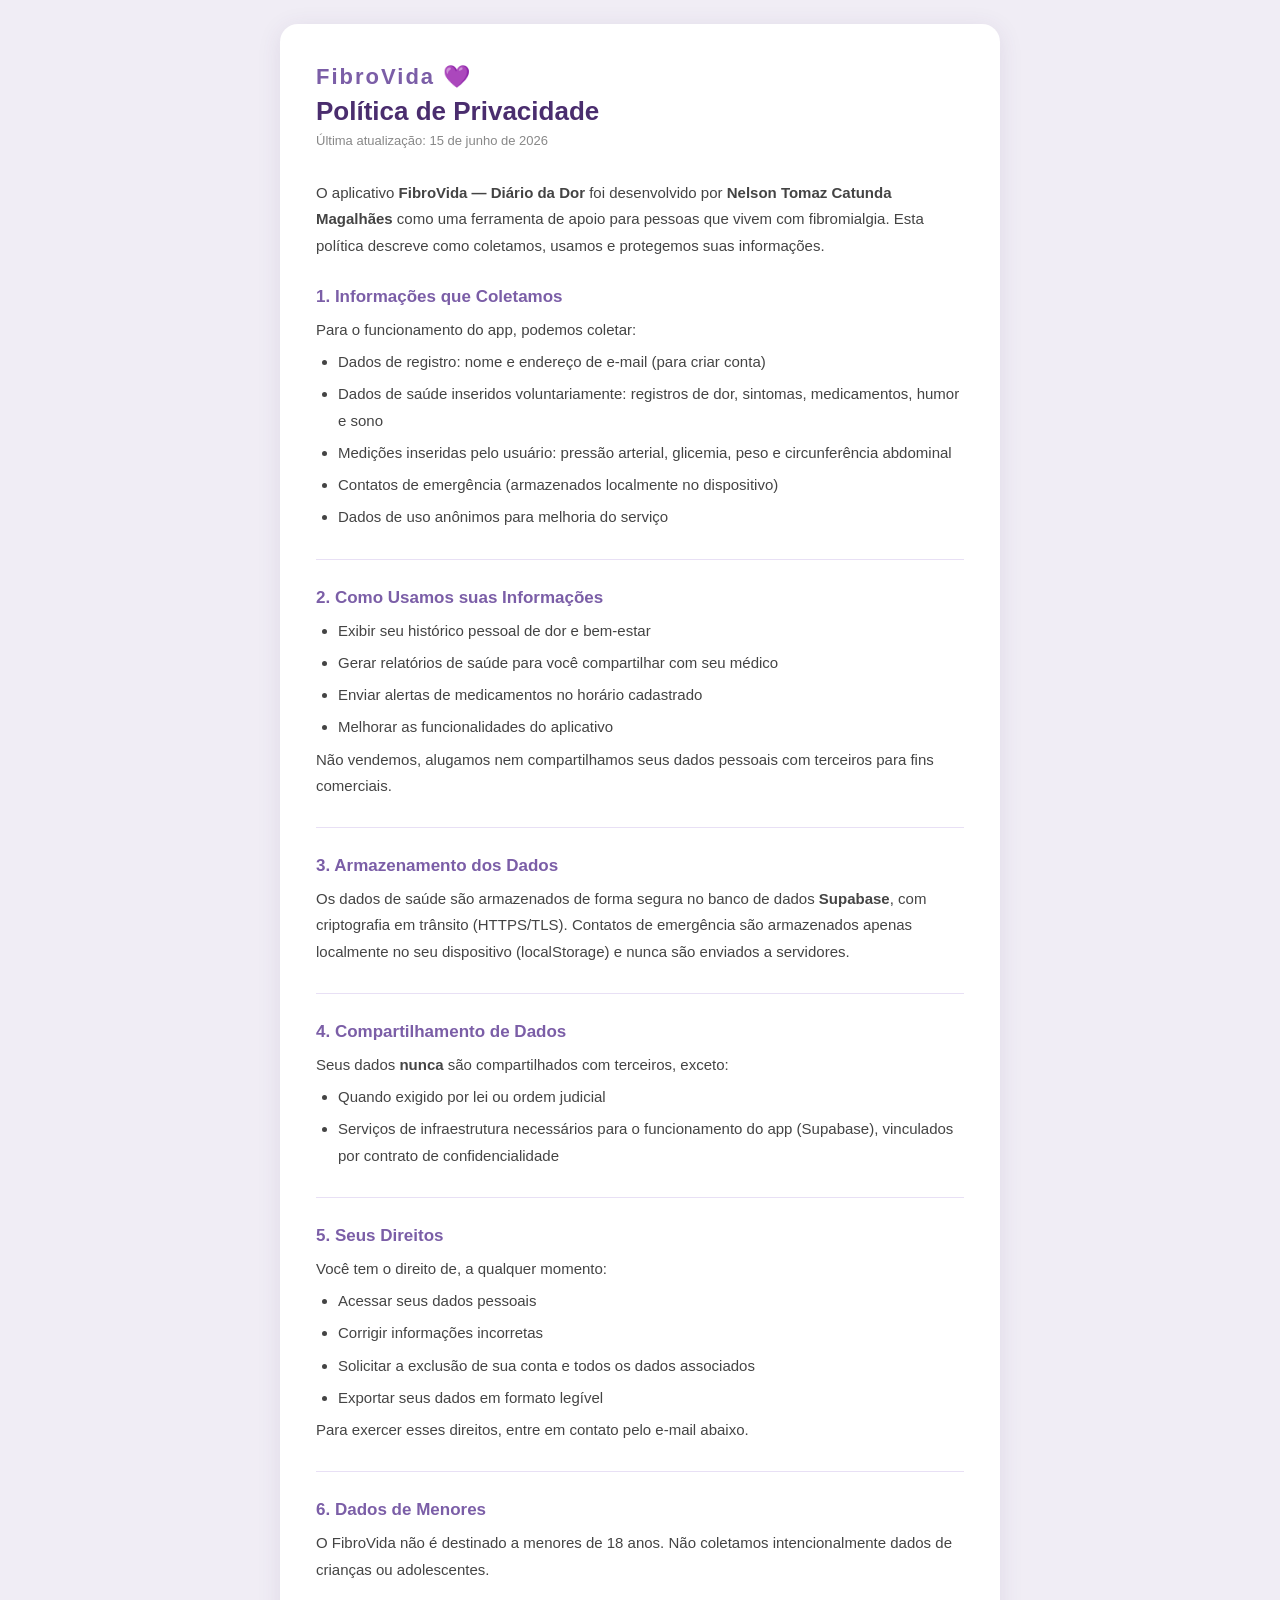
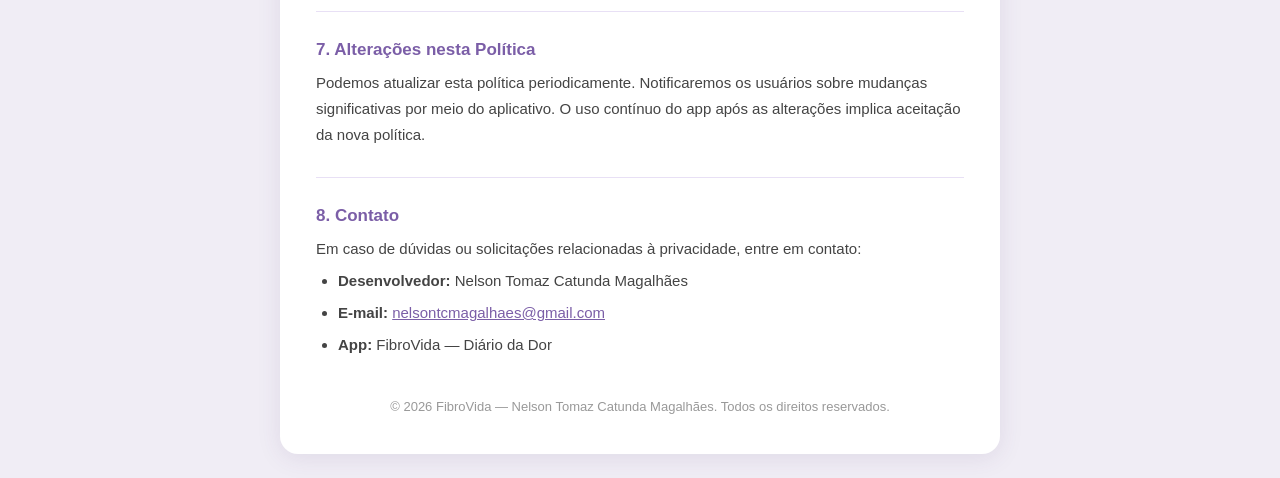
<file: politica-privacidade.html>
<!DOCTYPE html>
<html lang="pt-BR">
<head>
  <meta charset="UTF-8" />
  <meta name="viewport" content="width=device-width, initial-scale=1.0" />
  <title>Política de Privacidade — FibroVida</title>
  <style>
    * { box-sizing: border-box; margin: 0; padding: 0; }
    body { font-family: 'Segoe UI', sans-serif; background: #f0edf5; color: #2d1b4e; padding: 24px 16px; }
    .container { max-width: 720px; margin: 0 auto; background: #fff; border-radius: 18px; padding: 40px 36px; box-shadow: 0 4px 24px rgba(74,45,110,0.10); }
    .logo { font-size: 22px; font-weight: 800; color: #7B5EA7; letter-spacing: 2px; margin-bottom: 6px; }
    h1 { font-size: 26px; font-weight: 800; color: #4a2d6e; margin-bottom: 6px; }
    .updated { font-size: 13px; color: #888; margin-bottom: 32px; }
    h2 { font-size: 17px; font-weight: 700; color: #7B5EA7; margin: 28px 0 10px; }
    p, li { font-size: 15px; line-height: 1.75; color: #444; }
    ul { padding-left: 22px; margin-top: 6px; }
    li { margin-bottom: 6px; }
    a { color: #7B5EA7; }
    .divider { border: none; border-top: 1px solid #e8e0f5; margin: 28px 0; }
    .footer { margin-top: 40px; font-size: 13px; color: #999; text-align: center; }
  </style>
</head>
<body>
  <div class="container">
    <div class="logo">FibroVida 💜</div>
    <h1>Política de Privacidade</h1>
    <div class="updated">Última atualização: 15 de junho de 2026</div>

    <p>O aplicativo <strong>FibroVida — Diário da Dor</strong> foi desenvolvido por <strong>Nelson Tomaz Catunda Magalhães</strong> como uma ferramenta de apoio para pessoas que vivem com fibromialgia. Esta política descreve como coletamos, usamos e protegemos suas informações.</p>

    <h2>1. Informações que Coletamos</h2>
    <p>Para o funcionamento do app, podemos coletar:</p>
    <ul>
      <li>Dados de registro: nome e endereço de e-mail (para criar conta)</li>
      <li>Dados de saúde inseridos voluntariamente: registros de dor, sintomas, medicamentos, humor e sono</li>
      <li>Medições inseridas pelo usuário: pressão arterial, glicemia, peso e circunferência abdominal</li>
      <li>Contatos de emergência (armazenados localmente no dispositivo)</li>
      <li>Dados de uso anônimos para melhoria do serviço</li>
    </ul>

    <hr class="divider" />

    <h2>2. Como Usamos suas Informações</h2>
    <ul>
      <li>Exibir seu histórico pessoal de dor e bem-estar</li>
      <li>Gerar relatórios de saúde para você compartilhar com seu médico</li>
      <li>Enviar alertas de medicamentos no horário cadastrado</li>
      <li>Melhorar as funcionalidades do aplicativo</li>
    </ul>
    <p>Não vendemos, alugamos nem compartilhamos seus dados pessoais com terceiros para fins comerciais.</p>

    <hr class="divider" />

    <h2>3. Armazenamento dos Dados</h2>
    <p>Os dados de saúde são armazenados de forma segura no banco de dados <strong>Supabase</strong>, com criptografia em trânsito (HTTPS/TLS). Contatos de emergência são armazenados apenas localmente no seu dispositivo (localStorage) e nunca são enviados a servidores.</p>

    <hr class="divider" />

    <h2>4. Compartilhamento de Dados</h2>
    <p>Seus dados <strong>nunca</strong> são compartilhados com terceiros, exceto:</p>
    <ul>
      <li>Quando exigido por lei ou ordem judicial</li>
      <li>Serviços de infraestrutura necessários para o funcionamento do app (Supabase), vinculados por contrato de confidencialidade</li>
    </ul>

    <hr class="divider" />

    <h2>5. Seus Direitos</h2>
    <p>Você tem o direito de, a qualquer momento:</p>
    <ul>
      <li>Acessar seus dados pessoais</li>
      <li>Corrigir informações incorretas</li>
      <li>Solicitar a exclusão de sua conta e todos os dados associados</li>
      <li>Exportar seus dados em formato legível</li>
    </ul>
    <p>Para exercer esses direitos, entre em contato pelo e-mail abaixo.</p>

    <hr class="divider" />

    <h2>6. Dados de Menores</h2>
    <p>O FibroVida não é destinado a menores de 18 anos. Não coletamos intencionalmente dados de crianças ou adolescentes.</p>

    <hr class="divider" />

    <h2>7. Alterações nesta Política</h2>
    <p>Podemos atualizar esta política periodicamente. Notificaremos os usuários sobre mudanças significativas por meio do aplicativo. O uso contínuo do app após as alterações implica aceitação da nova política.</p>

    <hr class="divider" />

    <h2>8. Contato</h2>
    <p>Em caso de dúvidas ou solicitações relacionadas à privacidade, entre em contato:</p>
    <ul>
      <li><strong>Desenvolvedor:</strong> Nelson Tomaz Catunda Magalhães</li>
      <li><strong>E-mail:</strong> <a href="mailto:nelsontcmagalhaes@gmail.com">nelsontcmagalhaes@gmail.com</a></li>
      <li><strong>App:</strong> FibroVida — Diário da Dor</li>
    </ul>

    <div class="footer">
      &copy; 2026 FibroVida — Nelson Tomaz Catunda Magalhães. Todos os direitos reservados.
    </div>
  </div>
</body>
</html>
</file>
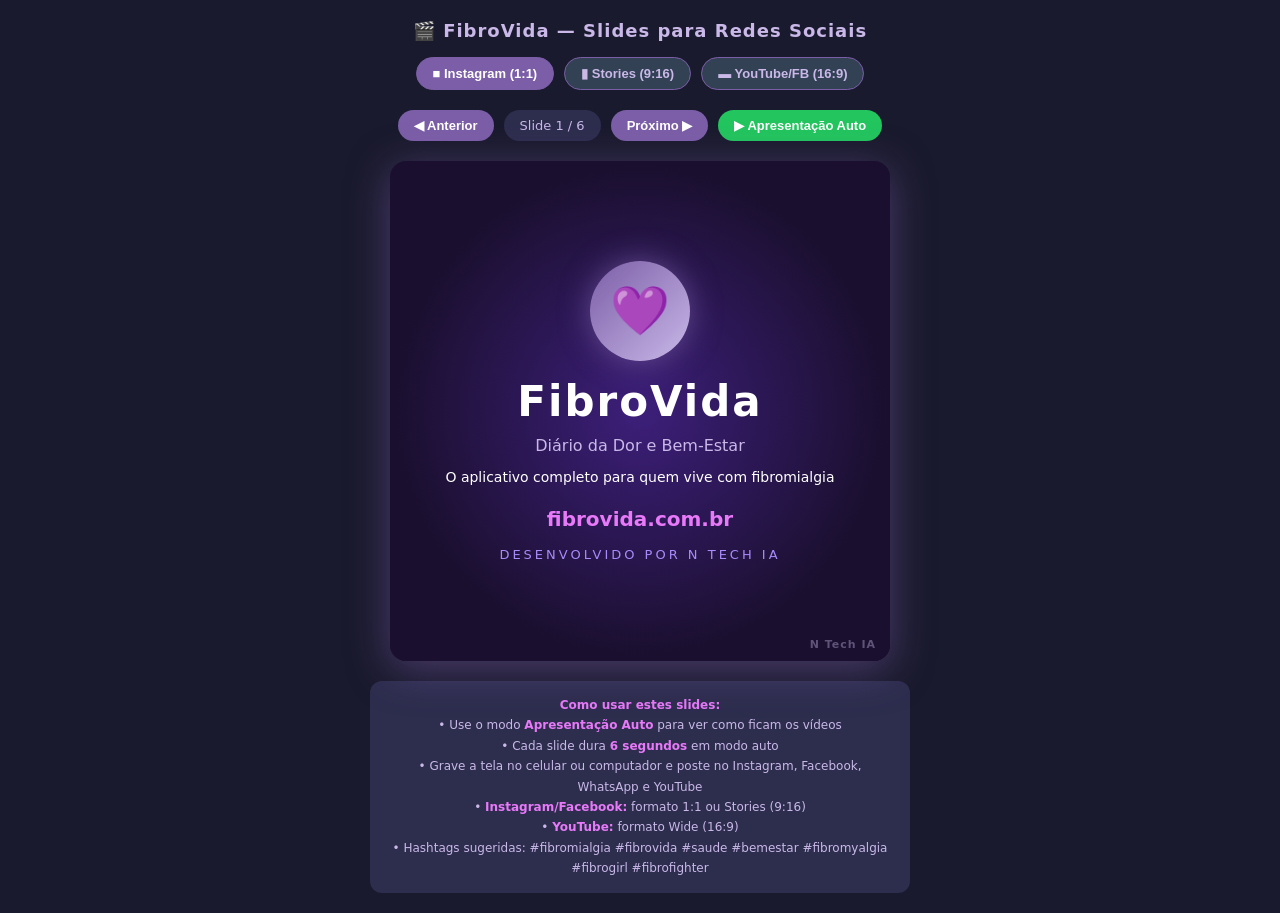
<file: slides-redes-sociais.html>
<!DOCTYPE html>
<html lang="pt-BR">
<head>
<meta charset="UTF-8">
<meta name="viewport" content="width=device-width, initial-scale=1.0">
<title>FibroVida — Slides para Redes Sociais</title>
<style>
  * { margin: 0; padding: 0; box-sizing: border-box; }
  body { background: #1a1a2e; font-family: 'Segoe UI', system-ui, sans-serif; display: flex; flex-direction: column; align-items: center; min-height: 100vh; padding: 20px; }

  h1 { color: #C9B8E8; font-size: 18px; margin-bottom: 16px; text-align: center; letter-spacing: 1px; }

  .controls { display: flex; gap: 10px; margin-bottom: 20px; flex-wrap: wrap; justify-content: center; }
  .btn { padding: 8px 16px; border-radius: 20px; border: none; cursor: pointer; font-size: 13px; font-weight: 600; transition: all 0.2s; }
  .btn-prev, .btn-next { background: #7B5EA7; color: white; }
  .btn-prev:hover, .btn-next:hover { background: #9B7EC7; }
  .btn-play { background: #22C55E; color: white; }
  .btn-play:hover { background: #16A34A; }
  .btn-format { background: #334155; color: #C9B8E8; border: 1px solid #7B5EA7; }
  .btn-format.active { background: #7B5EA7; color: white; }
  .slide-counter { color: #C9B8E8; font-size: 13px; padding: 8px 16px; background: #2d2d4e; border-radius: 20px; }

  /* ── Canvas area ── */
  .canvas-wrap { position: relative; display: flex; justify-content: center; align-items: center; }
  .slide-canvas {
    position: relative; overflow: hidden;
    border-radius: 16px; box-shadow: 0 8px 40px rgba(123,94,167,0.5);
    background: linear-gradient(135deg, #2d1f4a 0%, #1a0f2e 100%);
    transition: width 0.4s, height 0.4s;
  }

  /* ── Slides ── */
  .slide { position: absolute; inset: 0; display: flex; flex-direction: column; align-items: center; justify-content: center; padding: 32px; opacity: 0; transition: opacity 0.6s; pointer-events: none; }
  .slide.active { opacity: 1; pointer-events: auto; }

  /* ── Slide 1 — Abertura ── */
  .s1-bg { background: radial-gradient(ellipse at center, #3d1f7a 0%, #1a0f2e 70%); }
  .s1-logo-ring { width: 100px; height: 100px; border-radius: 50%; background: linear-gradient(135deg, #7B5EA7, #C9B8E8); display: flex; align-items: center; justify-content: center; font-size: 48px; margin-bottom: 16px; animation: pulse 2s infinite; box-shadow: 0 0 30px rgba(123,94,167,0.7); }
  @keyframes pulse { 0%,100% { box-shadow: 0 0 30px rgba(123,94,167,0.7); } 50% { box-shadow: 0 0 60px rgba(201,184,232,0.9); } }
  .s1-title { font-size: clamp(28px,6vw,42px); font-weight: 900; color: #fff; text-align: center; letter-spacing: 2px; }
  .s1-sub { font-size: clamp(12px,2.5vw,16px); color: #C9B8E8; text-align: center; margin: 10px 0; }
  .s1-url { font-size: clamp(14px,3vw,20px); color: #E879F9; font-weight: 700; margin-top: 12px; }
  .s1-tag { margin-top: 16px; font-size: clamp(10px,2vw,13px); color: #a78bfa; letter-spacing: 3px; text-transform: uppercase; }

  /* ── Slide 2 — O que é ── */
  .s2-bg { background: linear-gradient(160deg, #1e1040 0%, #2d1a5a 50%, #1a0f2e 100%); }
  .card-big { background: rgba(123,94,167,0.18); border: 1.5px solid rgba(201,184,232,0.35); border-radius: 16px; padding: 20px 24px; width: 100%; text-align: center; }
  .card-icon { font-size: clamp(32px,6vw,48px); margin-bottom: 8px; }
  .card-title { font-size: clamp(18px,4vw,26px); font-weight: 800; color: #C9B8E8; margin-bottom: 8px; }
  .card-text { font-size: clamp(11px,2vw,14px); color: #e0d4f5; line-height: 1.6; }
  .badge-row { display: flex; gap: 8px; flex-wrap: wrap; justify-content: center; margin-top: 16px; }
  .badge { padding: 5px 12px; border-radius: 20px; background: rgba(123,94,167,0.35); border: 1px solid #7B5EA7; color: #C9B8E8; font-size: clamp(9px,1.8vw,11px); font-weight: 600; }

  /* ── Slide 3 — Funcionalidades ── */
  .s3-bg { background: linear-gradient(145deg, #0f2040 0%, #1a1060 50%, #2d0f4a 100%); }
  .feat-grid { display: grid; grid-template-columns: 1fr 1fr; gap: 10px; width: 100%; }
  .feat-item { background: rgba(255,255,255,0.06); border: 1px solid rgba(201,184,232,0.2); border-radius: 12px; padding: 10px; display: flex; align-items: flex-start; gap: 8px; }
  .feat-icon { font-size: clamp(18px,3.5vw,24px); flex-shrink: 0; }
  .feat-name { font-size: clamp(9px,1.8vw,12px); color: #e0d4f5; font-weight: 600; line-height: 1.3; }
  .feat-desc { font-size: clamp(8px,1.5vw,10px); color: #a78bfa; margin-top: 2px; }
  .slide-headline { font-size: clamp(14px,3vw,20px); font-weight: 800; color: #C9B8E8; margin-bottom: 14px; text-align: center; }

  /* ── Slide 4 — Preços ── */
  .s4-bg { background: radial-gradient(ellipse at top, #2d1460 0%, #0f0a20 100%); }
  .price-cards { display: flex; gap: 10px; width: 100%; flex-direction: column; }
  .price-card { border-radius: 14px; padding: 14px 18px; display: flex; align-items: center; justify-content: space-between; gap: 12px; }
  .pc-free { background: rgba(34,197,94,0.15); border: 1.5px solid #22C55E; }
  .pc-anual { background: rgba(123,94,167,0.25); border: 1.5px solid #7B5EA7; }
  .pc-vital { background: linear-gradient(135deg, rgba(232,121,249,0.2), rgba(123,94,167,0.3)); border: 2px solid #E879F9; }
  .pc-label { font-size: clamp(10px,2vw,13px); font-weight: 700; color: #fff; }
  .pc-detail { font-size: clamp(8px,1.5vw,10px); color: #a78bfa; margin-top: 2px; }
  .pc-price { font-size: clamp(14px,3vw,22px); font-weight: 900; color: #E879F9; white-space: nowrap; }
  .pix-info { margin-top: 14px; background: rgba(34,197,94,0.12); border: 1px solid #22C55E; border-radius: 10px; padding: 10px 14px; width: 100%; text-align: center; color: #6ee7b7; font-size: clamp(9px,1.8vw,11px); }

  /* ── Slide 5 — Depoimento / CTA ── */
  .s5-bg { background: radial-gradient(ellipse at bottom, #3d1f7a 0%, #0f0a20 100%); }
  .cta-main { font-size: clamp(20px,5vw,36px); font-weight: 900; color: #fff; text-align: center; line-height: 1.2; }
  .cta-main span { color: #E879F9; }
  .cta-sub { font-size: clamp(11px,2.2vw,15px); color: #C9B8E8; text-align: center; margin: 12px 0; line-height: 1.5; }
  .cta-btn { margin-top: 16px; padding: 14px 32px; background: linear-gradient(135deg, #7B5EA7, #E879F9); border-radius: 30px; color: white; font-size: clamp(13px,2.5vw,18px); font-weight: 800; letter-spacing: 1px; animation: glow 1.5s infinite; display: inline-block; }
  @keyframes glow { 0%,100% { box-shadow: 0 0 20px rgba(232,121,249,0.6); } 50% { box-shadow: 0 0 50px rgba(232,121,249,1); } }
  .ntech-tag { margin-top: 20px; font-size: clamp(9px,1.8vw,12px); color: #6366f1; letter-spacing: 2px; }

  /* ── Slide 6 — Crise / Urgência ── */
  .s6-bg { background: linear-gradient(150deg, #1a0020 0%, #2d1040 50%, #0a0a1e 100%); }
  .crisis-list { display: flex; flex-direction: column; gap: 8px; width: 100%; }
  .crisis-item { display: flex; align-items: center; gap: 10px; background: rgba(255,255,255,0.05); border-left: 3px solid #7B5EA7; border-radius: 8px; padding: 10px 14px; }
  .crisis-emoji { font-size: clamp(16px,3vw,22px); }
  .crisis-text { font-size: clamp(10px,2vw,13px); color: #e0d4f5; }

  /* ── N Tech IA watermark ── */
  .watermark { position: absolute; bottom: 10px; right: 14px; font-size: clamp(8px,1.5vw,11px); color: rgba(201,184,232,0.4); letter-spacing: 1px; font-weight: 600; }

  /* ── Progress bar ── */
  .progress-bar { position: absolute; bottom: 0; left: 0; height: 3px; background: linear-gradient(90deg, #7B5EA7, #E879F9); border-radius: 0 0 16px 16px; transition: width 0.1s linear; }

  /* ── Info ── */
  .info-box { margin-top: 20px; background: #2d2d4e; border-radius: 12px; padding: 14px 20px; color: #C9B8E8; font-size: 12px; text-align: center; max-width: 540px; line-height: 1.7; }
  .info-box strong { color: #E879F9; }
</style>
</head>
<body>

<h1>🎬 FibroVida — Slides para Redes Sociais</h1>

<div class="controls">
  <button class="btn btn-format active" onclick="setFormat('square')">■ Instagram (1:1)</button>
  <button class="btn btn-format" onclick="setFormat('story')">▮ Stories (9:16)</button>
  <button class="btn btn-format" onclick="setFormat('wide')">▬ YouTube/FB (16:9)</button>
</div>

<div class="controls">
  <button class="btn btn-prev" onclick="prevSlide()">◀ Anterior</button>
  <span class="slide-counter" id="counter">Slide 1 / 6</span>
  <button class="btn btn-next" onclick="nextSlide()">Próximo ▶</button>
  <button class="btn btn-play" id="playBtn" onclick="togglePlay()">▶ Apresentação Auto</button>
</div>

<div class="canvas-wrap">
  <div class="slide-canvas" id="canvas">

    <!-- ══ SLIDE 1 — Abertura ══ -->
    <div class="slide s1-bg active" id="slide-0">
      <div class="s1-logo-ring">💜</div>
      <div class="s1-title">FibroVida</div>
      <div class="s1-sub">Diário da Dor e Bem-Estar</div>
      <div class="s1-sub" style="color:#fff;font-size:clamp(11px,2vw,14px);margin-top:4px;">O aplicativo completo para quem vive com fibromialgia</div>
      <div class="s1-url">fibrovida.com.br</div>
      <div class="s1-tag">Desenvolvido por N Tech IA</div>
      <div class="watermark">N Tech IA</div>
      <div class="progress-bar" id="pb-0"></div>
    </div>

    <!-- ══ SLIDE 2 — O que é ══ -->
    <div class="slide s2-bg" id="slide-1">
      <div class="card-big">
        <div class="card-icon">🏥</div>
        <div class="card-title">O que é o FibroVida?</div>
        <div class="card-text">
          Um aplicativo <strong style="color:#C9B8E8">completo e gratuito para testar</strong>, desenvolvido especialmente para pessoas com <strong style="color:#E879F9">fibromialgia</strong>.<br><br>
          Funciona no <strong style="color:#C9B8E8">celular e no computador</strong>, sem precisar instalar.<br>
          Acesse agora: <strong style="color:#E879F9">fibrovida.com.br</strong>
        </div>
        <div class="badge-row">
          <span class="badge">📱 Sem instalar</span>
          <span class="badge">☁️ Nuvem segura</span>
          <span class="badge">🔒 LGPD</span>
          <span class="badge">🌙 Modo escuro</span>
          <span class="badge">🎙️ Voz</span>
          <span class="badge">💊 Alertas</span>
        </div>
      </div>
      <div class="watermark">N Tech IA • fibrovida.com.br</div>
      <div class="progress-bar" id="pb-1"></div>
    </div>

    <!-- ══ SLIDE 3 — Funcionalidades ══ -->
    <div class="slide s3-bg" id="slide-2">
      <div class="slide-headline">✨ Tudo que você precisa em um só lugar</div>
      <div class="feat-grid">
        <div class="feat-item"><div class="feat-icon">📅</div><div><div class="feat-name">Diário de Dor</div><div class="feat-desc">Registre dor, fadiga e humor diariamente</div></div></div>
        <div class="feat-item"><div class="feat-icon">💊</div><div><div class="feat-name">Medicamentos</div><div class="feat-desc">Alertas e controle de estoque</div></div></div>
        <div class="feat-item"><div class="feat-icon">🚨</div><div><div class="feat-name">Registrar Crise</div><div class="feat-desc">Dor, fadiga, alergia, coceira, urticária</div></div></div>
        <div class="feat-item"><div class="feat-icon">📊</div><div><div class="feat-name">Sinais Vitais</div><div class="feat-desc">Pressão, glicemia, peso</div></div></div>
        <div class="feat-item"><div class="feat-icon">🤖</div><div><div class="feat-name">IA FibroAssistente</div><div class="feat-desc">Dicas personalizadas com IA</div></div></div>
        <div class="feat-item"><div class="feat-icon">📄</div><div><div class="feat-name">Relatório PDF</div><div class="feat-desc">Para médicos e perícias INSS</div></div></div>
        <div class="feat-item"><div class="feat-icon">🆘</div><div><div class="feat-name">Botão de Pânico</div><div class="feat-desc">Contatos de emergência</div></div></div>
        <div class="feat-item"><div class="feat-icon">🏆</div><div><div class="feat-name">Gamificação</div><div class="feat-desc">Conquistas para incentivar</div></div></div>
      </div>
      <div class="watermark">N Tech IA • fibrovida.com.br</div>
      <div class="progress-bar" id="pb-2"></div>
    </div>

    <!-- ══ SLIDE 4 — Preços ══ -->
    <div class="slide s4-bg" id="slide-3">
      <div class="slide-headline">💰 Planos e Preços</div>
      <div class="price-cards">
        <div class="price-card pc-free">
          <div><div class="pc-label">🆓 Teste Gratuito</div><div class="pc-detail">7 dias completos • sem cartão</div></div>
          <div class="pc-price" style="color:#22C55E">R$ 0</div>
        </div>
        <div class="price-card pc-anual">
          <div><div class="pc-label">📅 Plano Anual</div><div class="pc-detail">Menos de R$ 6 por mês</div></div>
          <div class="pc-price">R$ 69,90<span style="font-size:0.5em;color:#a78bfa">/ano</span></div>
        </div>
        <div class="price-card pc-vital">
          <div><div class="pc-label">💜 Vitalício</div><div class="pc-detail">Pagamento único • acesso para sempre</div></div>
          <div class="pc-price">R$ 169,90</div>
        </div>
      </div>
      <div class="pix-info">
        💳 <strong>Pagamento via PIX</strong> — Chave: <strong>06127126304</strong> (Banco Inter)<br>
        Envie o comprovante: WhatsApp <strong>+55 85 9 9825-1219</strong>
      </div>
      <div class="watermark">N Tech IA • fibrovida.com.br</div>
      <div class="progress-bar" id="pb-3"></div>
    </div>

    <!-- ══ SLIDE 5 — CTA ══ -->
    <div class="slide s5-bg" id="slide-4">
      <div class="cta-main">Sua saúde merece<br><span>cuidado inteligente</span> 💜</div>
      <div class="cta-sub">
        Experimente <strong style="color:#E879F9">7 dias grátis</strong> e descubra como o FibroVida pode transformar sua qualidade de vida.
      </div>
      <div class="cta-btn">🌐 fibrovida.com.br</div>
      <div class="cta-sub" style="margin-top:14px;font-size:clamp(9px,1.8vw,12px)">
        📲 Acesse pelo celular ou computador — sem instalar nada!
      </div>
      <div class="ntech-tag">💡 N Tech IA — Tecnologia com propósito</div>
      <div class="watermark">N Tech IA</div>
      <div class="progress-bar" id="pb-4"></div>
    </div>

    <!-- ══ SLIDE 6 — Recursos especiais ══ -->
    <div class="slide s6-bg" id="slide-5">
      <div class="slide-headline">🚀 Recursos únicos do FibroVida</div>
      <div class="crisis-list">
        <div class="crisis-item"><div class="crisis-emoji">🎙️</div><div class="crisis-text"><strong style="color:#C9B8E8">Entrada por voz</strong> — preencha qualquer campo falando, ideal para momentos de dor intensa</div></div>
        <div class="crisis-item"><div class="crisis-emoji">📋</div><div class="crisis-text"><strong style="color:#C9B8E8">Relatório para médico</strong> — gerado conforme Lei 15.176/2025, aceito em perícias INSS</div></div>
        <div class="crisis-item"><div class="crisis-emoji">🔔</div><div class="crisis-text"><strong style="color:#C9B8E8">Alertas mesmo offline</strong> — notificações de remédio mesmo com app fechado</div></div>
        <div class="crisis-item"><div class="crisis-emoji">🤖</div><div class="crisis-text"><strong style="color:#C9B8E8">IA personalizada</strong> — o FibroAssistente entende sua rotina e sugere melhorias</div></div>
        <div class="crisis-item"><div class="crisis-emoji">💜</div><div class="crisis-text"><strong style="color:#C9B8E8">Desenvolvido com amor</strong> — por quem entende a fibromialgia</div></div>
      </div>
      <div style="margin-top:14px;text-align:center;color:#E879F9;font-size:clamp(11px,2.2vw,15px);font-weight:700;">fibrovida.com.br</div>
      <div class="watermark">N Tech IA</div>
      <div class="progress-bar" id="pb-5"></div>
    </div>

  </div><!-- /canvas -->
</div><!-- /canvas-wrap -->

<div class="info-box">
  <strong>Como usar estes slides:</strong><br>
  • Use o modo <strong>Apresentação Auto</strong> para ver como ficam os vídeos<br>
  • Cada slide dura <strong>6 segundos</strong> em modo auto<br>
  • Grave a tela no celular ou computador e poste no Instagram, Facebook, WhatsApp e YouTube<br>
  • <strong>Instagram/Facebook:</strong> formato 1:1 ou Stories (9:16)<br>
  • <strong>YouTube:</strong> formato Wide (16:9)<br>
  • Hashtags sugeridas: #fibromialgia #fibrovida #saude #bemestar #fibromyalgia #fibrogirl #fibrofighter
</div>

<script>
  let current = 0;
  const total = 6;
  let playing = false;
  let timer = null;
  let progressTimer = null;
  let progressStart = null;
  const DURATION = 6000;

  const formats = {
    square: { w: 500, h: 500 },
    story:  { w: 320, h: 570 },
    wide:   { w: 540, h: 304 },
  };
  let currentFormat = 'square';

  function setFormat(f) {
    currentFormat = f;
    document.querySelectorAll('.btn-format').forEach(b => b.classList.remove('active'));
    event.target.classList.add('active');
    applyFormat();
  }

  function applyFormat() {
    const c = document.getElementById('canvas');
    const { w, h } = formats[currentFormat];
    c.style.width = w + 'px';
    c.style.height = h + 'px';
  }

  function showSlide(n) {
    document.querySelectorAll('.slide').forEach((s, i) => {
      s.classList.toggle('active', i === n);
    });
    document.getElementById('counter').textContent = `Slide ${n+1} / ${total}`;
    resetProgress();
  }

  function nextSlide() {
    current = (current + 1) % total;
    showSlide(current);
  }

  function prevSlide() {
    current = (current - 1 + total) % total;
    showSlide(current);
  }

  function resetProgress() {
    for (let i = 0; i < total; i++) {
      const pb = document.getElementById(`pb-${i}`);
      if (pb) pb.style.width = '0%';
    }
  }

  function animateProgress() {
    if (!playing) return;
    progressStart = Date.now();
    const pb = document.getElementById(`pb-${current}`);
    function tick() {
      if (!playing) return;
      const elapsed = Date.now() - progressStart;
      const pct = Math.min((elapsed / DURATION) * 100, 100);
      if (pb) pb.style.width = pct + '%';
      if (pct < 100) requestAnimationFrame(tick);
    }
    requestAnimationFrame(tick);
  }

  function togglePlay() {
    playing = !playing;
    const btn = document.getElementById('playBtn');
    if (playing) {
      btn.textContent = '⏸ Pausar';
      btn.style.background = '#ef4444';
      tick();
    } else {
      btn.textContent = '▶ Apresentação Auto';
      btn.style.background = '#22C55E';
      clearTimeout(timer);
      resetProgress();
    }
  }

  function tick() {
    if (!playing) return;
    animateProgress();
    timer = setTimeout(() => {
      current = (current + 1) % total;
      showSlide(current);
      tick();
    }, DURATION);
  }

  // init
  applyFormat();
  showSlide(0);
</script>
</body>
</html>
</file>
